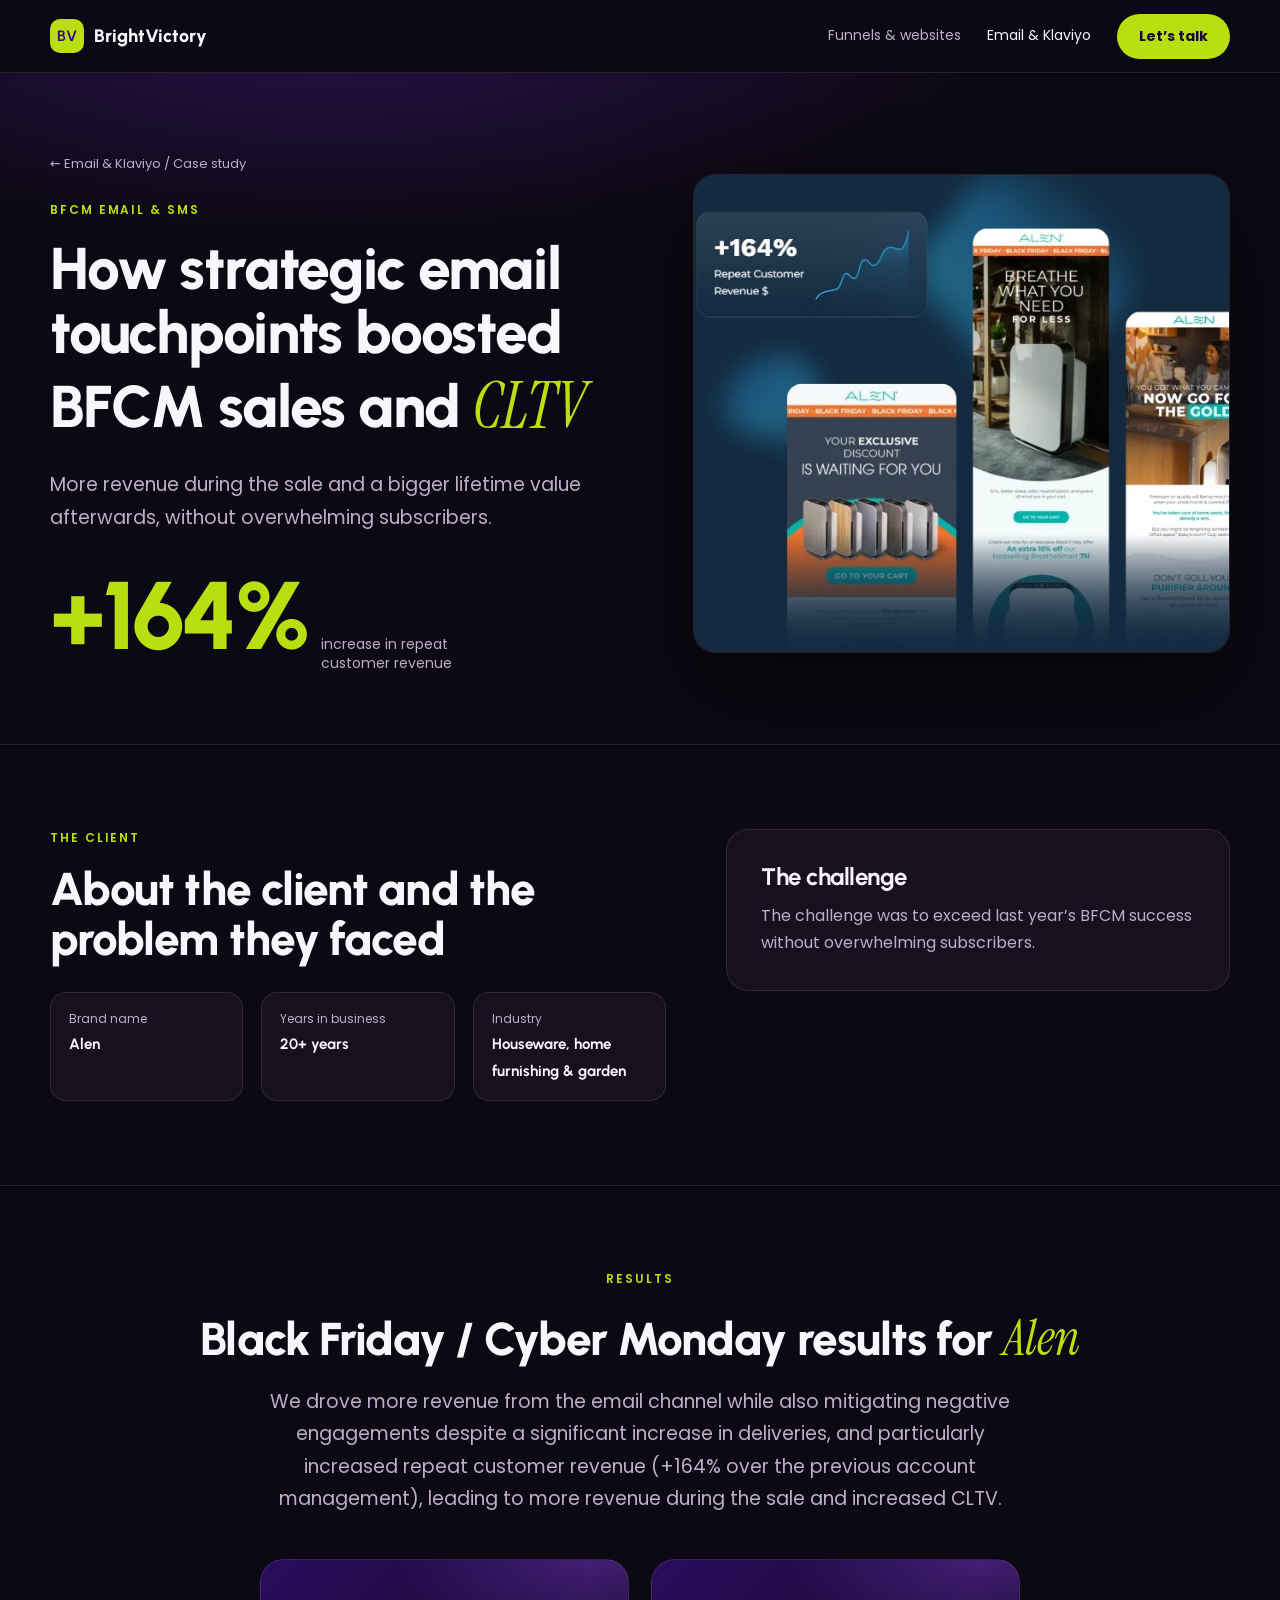
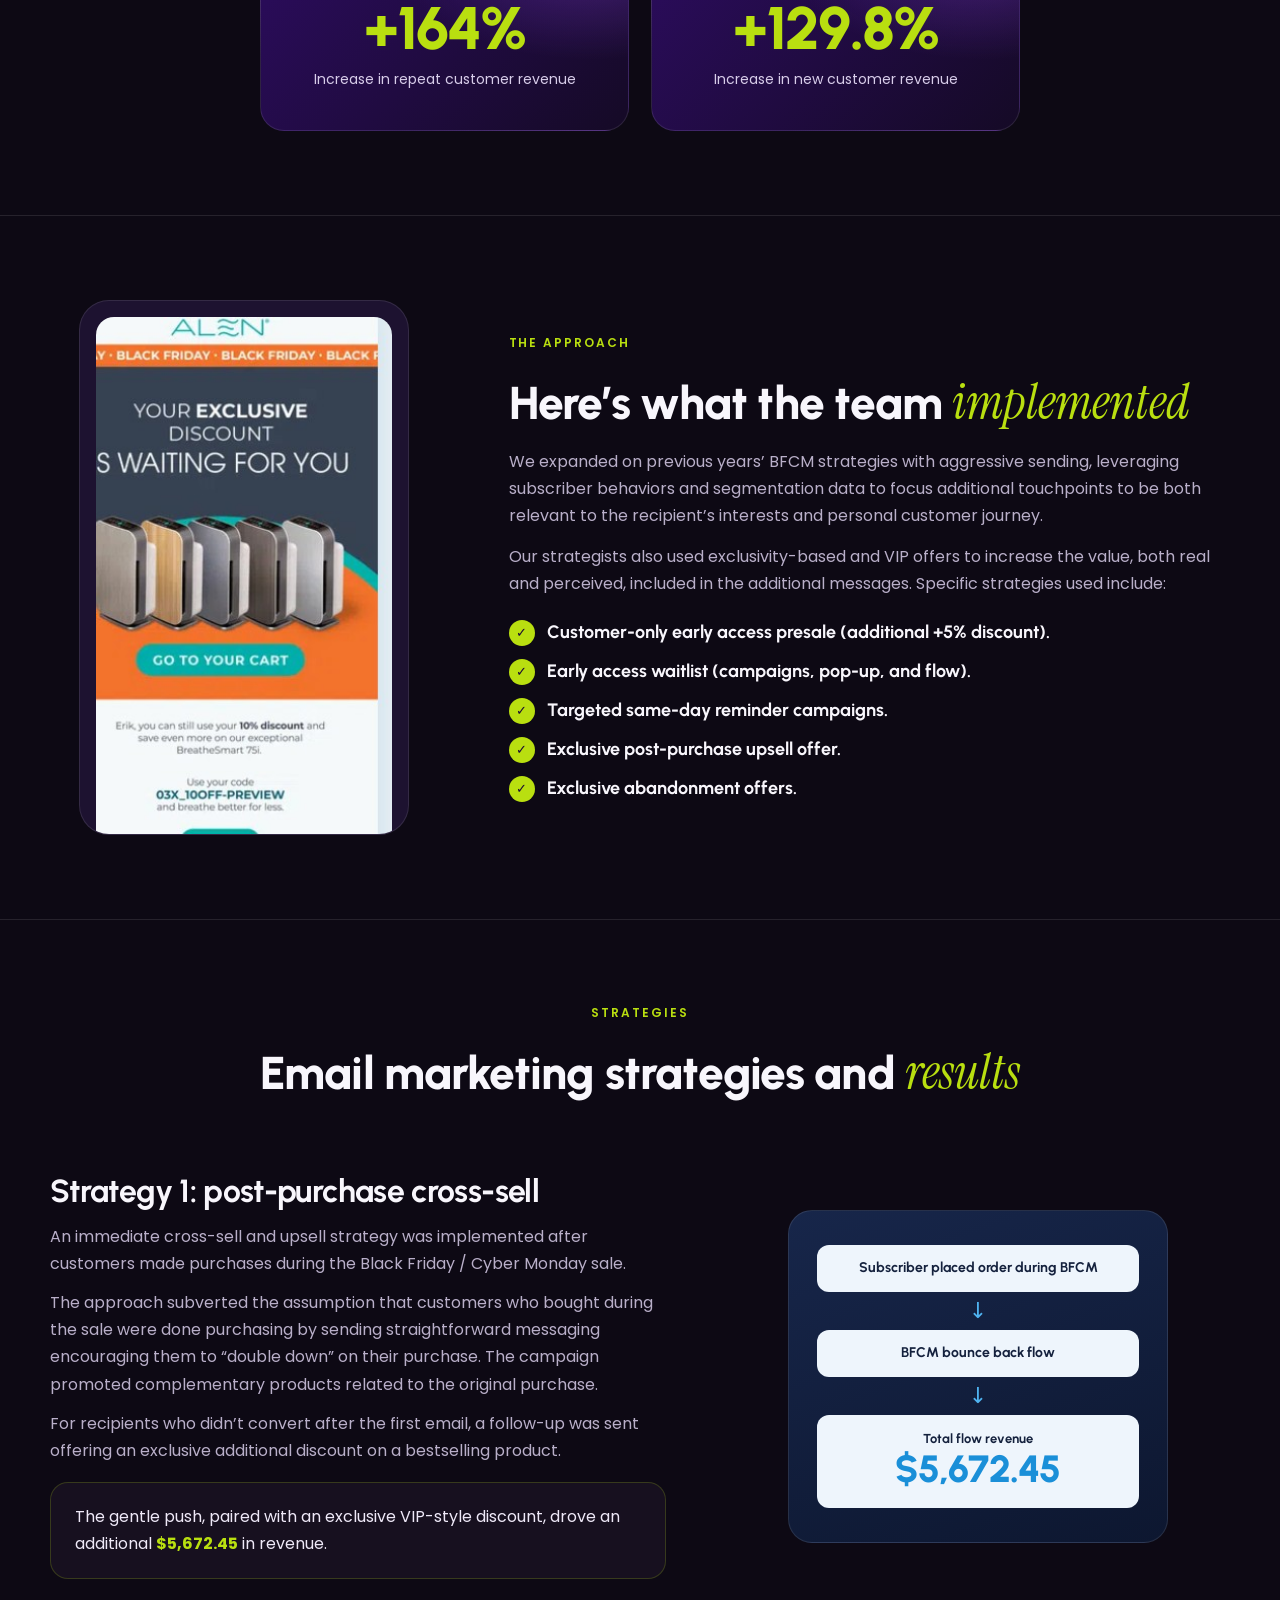
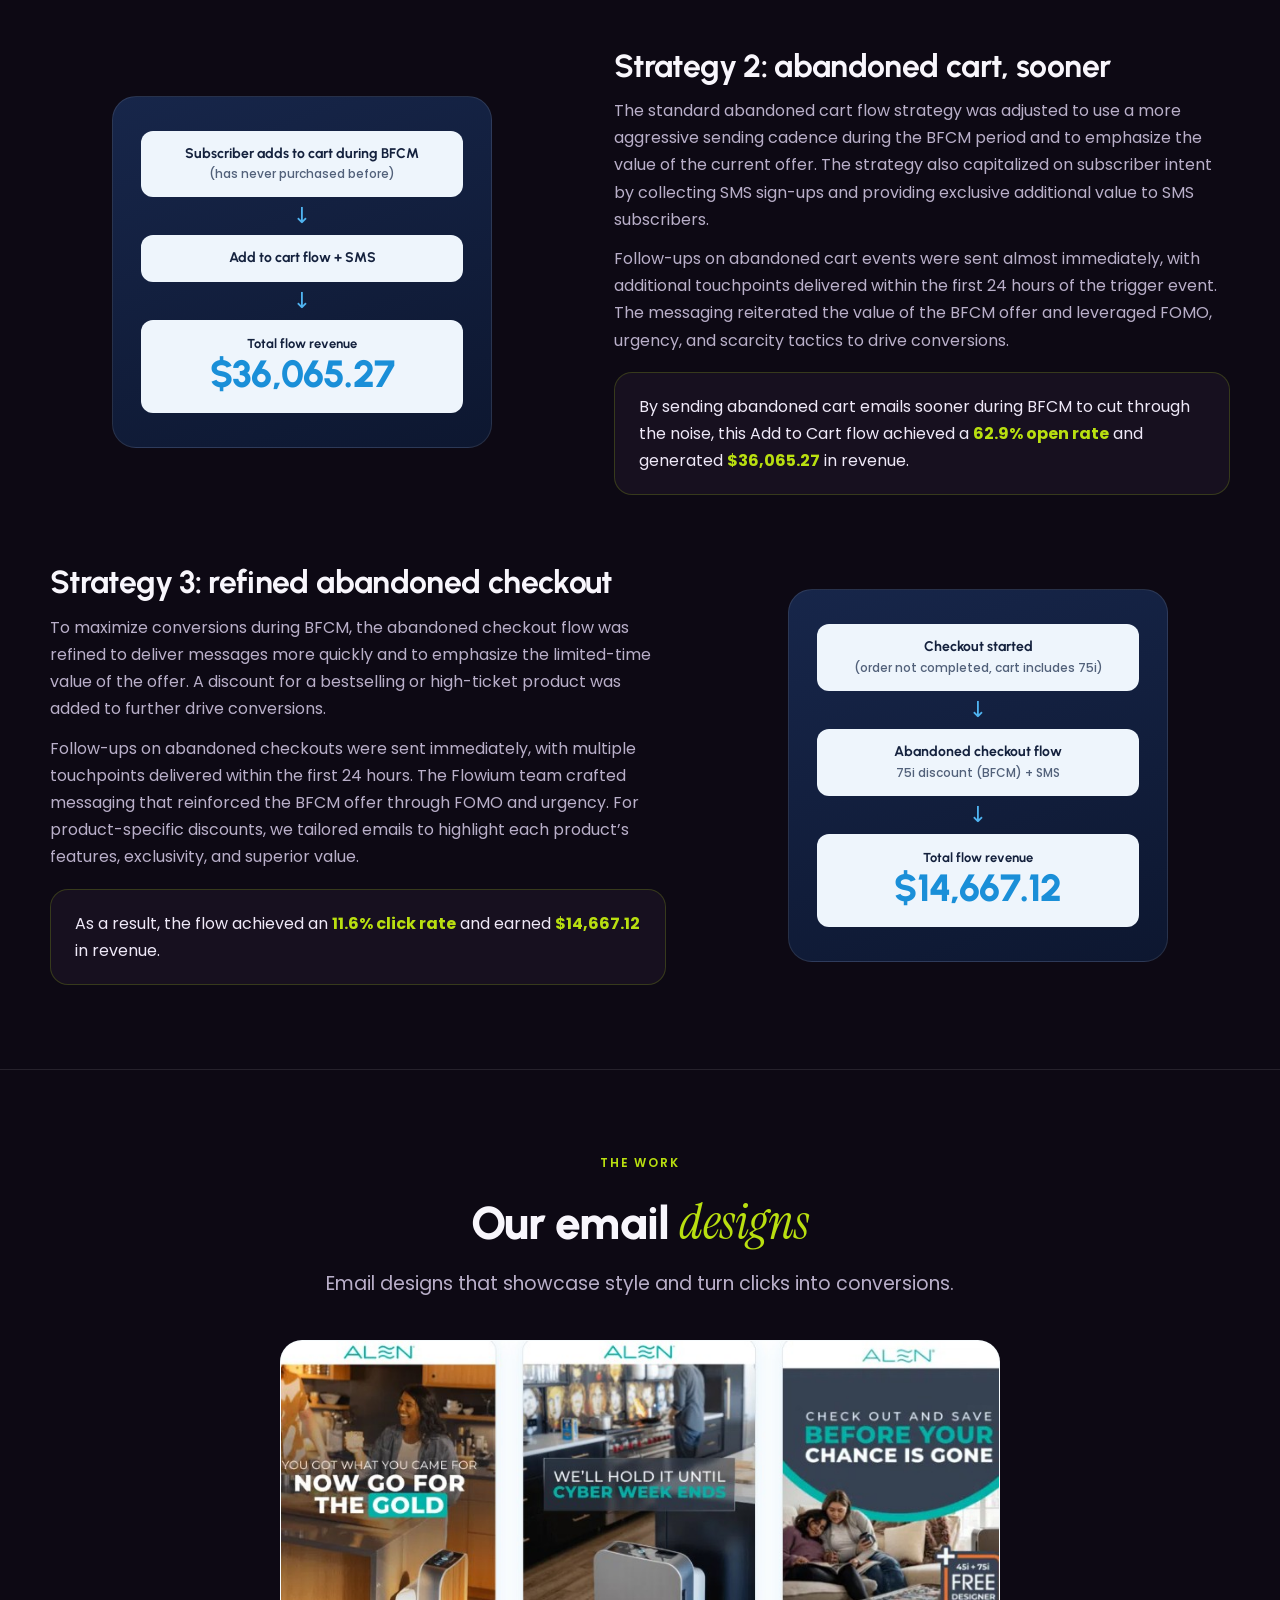
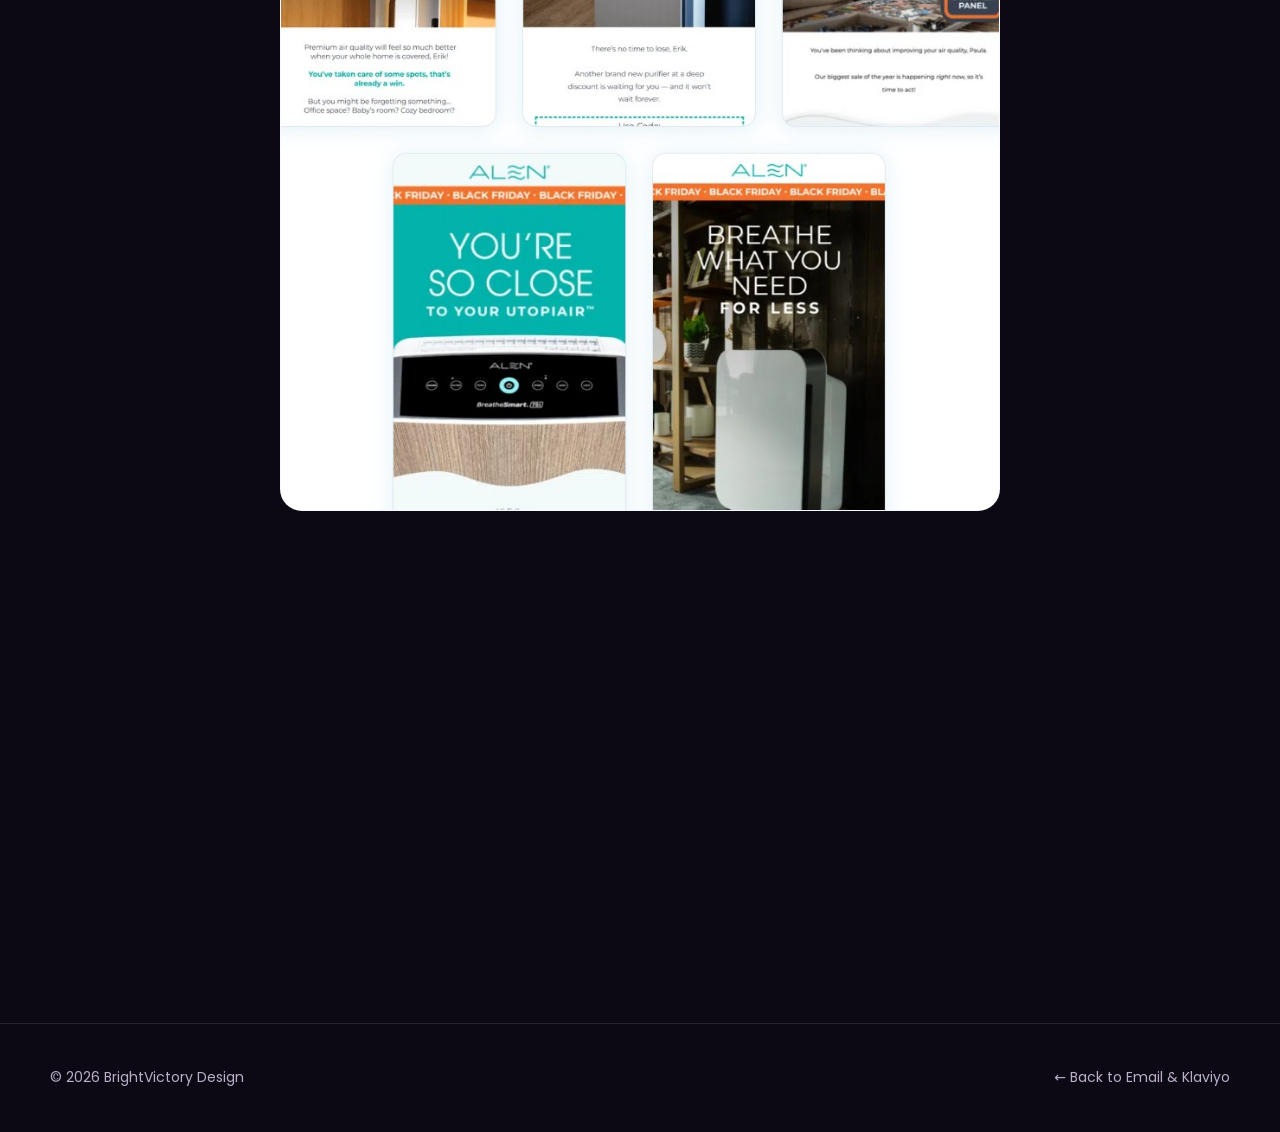
<file: alen-bfcm.html>
<!DOCTYPE html><html lang="en"><head><meta charset="utf-8"><meta name="viewport" content="width=device-width,initial-scale=1,viewport-fit=cover">
<title>Alen: Strategic BFCM Email Touchpoints, +164% Repeat Customer Revenue | BrightVictory Design</title>
<meta name="description" content="How strategic Black Friday and Cyber Monday email touchpoints boosted sales and customer lifetime value for Alen, with +164% repeat customer revenue.">
<meta name="theme-color" content="#390A75">
<meta property="og:title" content="How Strategic Email Touchpoints Boosted BFCM Sales and CLTV"><meta property="og:description" content="+164% repeat customer revenue and +129.8% new customer revenue for Alen during Black Friday and Cyber Monday."><meta property="og:image" content="https://YOUR-DOMAIN.com/og-card.jpg"><meta name="twitter:card" content="summary_large_image">
<link rel="preconnect" href="https://fonts.googleapis.com"><link rel="preconnect" href="https://fonts.gstatic.com" crossorigin>
<link rel="stylesheet" href="https://fonts.googleapis.com/css2?family=Instrument+Serif:ital@1&family=Poppins:wght@400;500;600;700&family=Urbanist:wght@700;800&display=swap">
<link rel="stylesheet" href="site.css">
<style>
.hero{position:relative;padding:80px 0 70px;overflow:hidden}.hero .wrap{position:relative;z-index:1;display:grid;grid-template-columns:1.05fr .95fr;gap:50px;align-items:center}
.crumb{font-size:13px;color:var(--muted);margin-bottom:26px;display:block}.crumb a:hover{color:var(--white)}
.hero h1{font-size:clamp(34px,4.6vw,60px);margin-bottom:22px}
.big{margin-top:34px;display:flex;align-items:baseline;gap:14px;flex-wrap:wrap}.big b{font:800 clamp(52px,8vw,96px) var(--heading);color:var(--lime);line-height:1;letter-spacing:-.04em}.big span{color:var(--muted);font-size:14px;max-width:18ch;line-height:1.4}
.hero-img{border-radius:22px;overflow:hidden;border:1px solid var(--line);box-shadow:0 40px 90px #00000080;transform:rotate(1.5deg)}
section.blk{padding:84px 0;border-top:1px solid var(--line)}
.about{display:grid;grid-template-columns:1.1fr .9fr;gap:60px;align-items:start}
.meta{display:grid;grid-template-columns:repeat(3,1fr);gap:18px;margin:28px 0 0}.meta div{background:var(--card);border:1px solid var(--line);border-radius:16px;padding:16px 18px}.meta small{display:block;color:var(--muted);font-size:12px}.meta b{font:700 15px var(--heading)}
.challenge{background:var(--card);border:1px solid var(--line);border-radius:22px;padding:34px}.challenge h3{font-size:24px;margin-bottom:12px}.challenge p{color:var(--muted)}
.res{text-align:center}.res .lead{margin:16px auto 0}
.stats2{display:grid;grid-template-columns:repeat(2,1fr);gap:22px;margin:44px auto 0;max-width:760px}
.stat{background:radial-gradient(80% 90% at 90% 0%,#8c45e655,transparent 65%),linear-gradient(135deg,#2b0c5c,#150a26);border:1px solid var(--line);border-radius:24px;padding:38px 24px}.stat b{display:block;font:800 clamp(38px,5vw,60px) var(--heading);color:var(--lime);line-height:1;letter-spacing:-.03em}.stat span{display:block;margin-top:10px;color:#d8cdea;font-size:14px}
.how .wrap{display:grid;grid-template-columns:.7fr 1.3fr;gap:70px;align-items:center}
.phone{border-radius:30px;background:#1d1230;border:1px solid var(--line);padding:16px 16px 0;overflow:hidden;max-width:330px;justify-self:center;width:100%}.phone .screen{border-radius:18px 18px 0 0;overflow:hidden;background:#fff}.phone img{width:100%;display:block}
.how p{color:var(--muted);margin-top:14px}.ticks{list-style:none;display:grid;gap:14px;margin-top:22px}.ticks li{padding-left:38px;position:relative;font:700 18px/1.4 var(--heading)}.ticks li:before{content:"✓";position:absolute;left:0;top:0;width:26px;height:26px;border-radius:50%;background:var(--lime);color:#1a0a33;font:800 13px/26px var(--body);text-align:center}
.strat{display:grid;grid-template-columns:1.1fr .9fr;gap:60px;align-items:center;margin-top:70px}.strat.flip{grid-template-columns:.9fr 1.1fr}.strat.flip .flow{order:-1}
.strat h3{font-size:clamp(24px,2.6vw,32px);margin-bottom:14px}.strat p{color:var(--muted);margin-bottom:12px}
.hl{background:var(--card);border:1px solid #b9df1033;border-radius:18px;padding:20px 24px;margin-top:18px;color:#efe9f8}.hl b{color:var(--lime)}
.flow{background:linear-gradient(160deg,#17264a,#0d1730);border:1px solid var(--line);border-radius:24px;padding:34px 28px;display:flex;flex-direction:column;align-items:center;gap:0;max-width:380px;justify-self:center;width:100%}
.fb{background:#eef5fc;color:#14213d;font:700 14px/1.35 var(--heading);text-align:center;border-radius:12px;padding:14px 18px;width:100%}.fb small{display:block;font:500 12px var(--body);color:#52617a;margin-top:2px}
.fa{color:#4fb3f0;font-size:22px;line-height:1;padding:8px 0}
.fb.tot{padding:16px}.fb.tot span{display:block;font:700 13px var(--heading)}.fb.tot b{display:block;font:800 clamp(28px,4vw,38px) var(--heading);color:#1a8fd8;letter-spacing:-.02em}
.gal{margin-top:40px;border-radius:22px;overflow:hidden;border:1px solid var(--line);background:#f4f9fc;max-width:720px;margin-inline:auto}.gal img{width:100%;transition:transform .8s cubic-bezier(.16,.84,.24,1)}.gal:hover img{transform:scale(1.03)}
.cta{border-radius:28px;padding:clamp(32px,6vw,64px);background:radial-gradient(70% 120% at 100% 0%,#8c45e655,transparent 60%),linear-gradient(135deg,#2b0c5c,#150a26);border:1px solid var(--line);display:flex;justify-content:space-between;align-items:center;gap:30px;flex-wrap:wrap}.cta h2{max-width:18ch}.cta .r{display:flex;gap:12px;flex-wrap:wrap}
@media(max-width:900px){.hero .wrap,.about,.how .wrap,.stats2,.strat,.strat.flip{grid-template-columns:1fr}.strat.flip .flow{order:0}.meta{grid-template-columns:1fr}.hero-img{transform:none}}
</style></head><body>
<header class="site-header"><div class="wrap"><a class="brand" href="index.html"><b>BV</b>BrightVictory</a><nav><a href="index.html#work">Funnels &amp; websites</a><a class="on" href="email-marketing.html">Email &amp; Klaviyo</a><a class="btn" href="index.html#contact">Let’s talk</a></nav></div></header>
<main>
<section class="hero"><div class="glow"></div><div class="wrap"><div>
<span class="crumb"><a href="email-marketing.html">← Email &amp; Klaviyo</a> / Case study</span>
<span class="eyebrow">BFCM email &amp; SMS</span>
<h1>How strategic email touchpoints boosted BFCM sales and <em>CLTV</em></h1>
<p class="lead">More revenue during the sale and a bigger lifetime value afterwards, without overwhelming subscribers.</p>
<div class="big"><b>+164%</b><span>increase in repeat customer revenue</span></div></div>
<div class="hero-img rv"><img src="abfcm-hero.jpg" alt="Alen BFCM email designs"></div></div></section>

<section class="blk"><div class="wrap about">
<div class="rv"><span class="eyebrow">The client</span><h2>About the client and the problem they faced</h2>
<div class="meta"><div><small>Brand name</small><b>Alen</b></div><div><small>Years in business</small><b>20+ years</b></div><div><small>Industry</small><b>Houseware, home furnishing &amp; garden</b></div></div></div>
<div class="challenge rv"><h3>The challenge</h3><p>The challenge was to exceed last year’s BFCM success without overwhelming subscribers.</p></div>
</div></section>

<section class="blk res"><div class="wrap"><div class="rv"><span class="eyebrow">Results</span><h2>Black Friday / Cyber Monday results for <em>Alen</em></h2>
<p class="lead">We drove more revenue from the email channel while also mitigating negative engagements despite a significant increase in deliveries, and particularly increased repeat customer revenue (+164% over the previous account management), leading to more revenue during the sale and increased CLTV.</p></div>
<div class="stats2"><div class="stat rv"><b>+164%</b><span>Increase in repeat customer revenue</span></div><div class="stat rv"><b>+129.8%</b><span>Increase in new customer revenue</span></div></div></div></section>

<section class="blk how"><div class="wrap">
<div class="phone rv"><div class="screen"><img src="abfcm-email.jpg" alt="Alen BFCM email" loading="lazy"></div></div>
<div class="rv"><span class="eyebrow">The approach</span><h2>Here’s what the team <em>implemented</em></h2>
<p>We expanded on previous years’ BFCM strategies with aggressive sending, leveraging subscriber behaviors and segmentation data to focus additional touchpoints to be both relevant to the recipient’s interests and personal customer journey.</p>
<p>Our strategists also used exclusivity-based and VIP offers to increase the value, both real and perceived, included in the additional messages. Specific strategies used include:</p>
<ul class="ticks"><li>Customer-only early access presale (additional +5% discount).</li><li>Early access waitlist (campaigns, pop-up, and flow).</li><li>Targeted same-day reminder campaigns.</li><li>Exclusive post-purchase upsell offer.</li><li>Exclusive abandonment offers.</li></ul></div>
</div></section>

<section class="blk"><div class="wrap"><div class="rv" style="text-align:center"><span class="eyebrow">Strategies</span><h2>Email marketing strategies and <em>results</em></h2></div>
<div class="strat rv"><div><h3>Strategy 1: post-purchase cross-sell</h3><p>An immediate cross-sell and upsell strategy was implemented after customers made purchases during the Black Friday / Cyber Monday sale.</p><p>The approach subverted the assumption that customers who bought during the sale were done purchasing by sending straightforward messaging encouraging them to “double down” on their purchase. The campaign promoted complementary products related to the original purchase.</p><p>For recipients who didn’t convert after the first email, a follow-up was sent offering an exclusive additional discount on a bestselling product.</p><div class="hl">The gentle push, paired with an exclusive VIP-style discount, drove an additional <b>$5,672.45</b> in revenue.</div></div>
<div class="flow"><div class="fb">Subscriber placed order during BFCM</div><div class="fa">↓</div><div class="fb">BFCM bounce back flow</div><div class="fa">↓</div><div class="fb tot"><span>Total flow revenue</span><b>$5,672.45</b></div></div></div>

<div class="strat flip rv"><div class="flow"><div class="fb">Subscriber adds to cart during BFCM<small>(has never purchased before)</small></div><div class="fa">↓</div><div class="fb">Add to cart flow + SMS</div><div class="fa">↓</div><div class="fb tot"><span>Total flow revenue</span><b>$36,065.27</b></div></div>
<div><h3>Strategy 2: abandoned cart, sooner</h3><p>The standard abandoned cart flow strategy was adjusted to use a more aggressive sending cadence during the BFCM period and to emphasize the value of the current offer. The strategy also capitalized on subscriber intent by collecting SMS sign-ups and providing exclusive additional value to SMS subscribers.</p><p>Follow-ups on abandoned cart events were sent almost immediately, with additional touchpoints delivered within the first 24 hours of the trigger event. The messaging reiterated the value of the BFCM offer and leveraged FOMO, urgency, and scarcity tactics to drive conversions.</p><div class="hl">By sending abandoned cart emails sooner during BFCM to cut through the noise, this Add to Cart flow achieved a <b>62.9% open rate</b> and generated <b>$36,065.27</b> in revenue.</div></div></div>

<div class="strat rv"><div><h3>Strategy 3: refined abandoned checkout</h3><p>To maximize conversions during BFCM, the abandoned checkout flow was refined to deliver messages more quickly and to emphasize the limited-time value of the offer. A discount for a bestselling or high-ticket product was added to further drive conversions.</p><p>Follow-ups on abandoned checkouts were sent immediately, with multiple touchpoints delivered within the first 24 hours. The Flowium team crafted messaging that reinforced the BFCM offer through FOMO and urgency. For product-specific discounts, we tailored emails to highlight each product’s features, exclusivity, and superior value.</p><div class="hl">As a result, the flow achieved an <b>11.6% click rate</b> and earned <b>$14,667.12</b> in revenue.</div></div>
<div class="flow"><div class="fb">Checkout started<small>(order not completed, cart includes 75i)</small></div><div class="fa">↓</div><div class="fb">Abandoned checkout flow<small>75i discount (BFCM) + SMS</small></div><div class="fa">↓</div><div class="fb tot"><span>Total flow revenue</span><b>$14,667.12</b></div></div></div></div></section>

<section class="blk"><div class="wrap"><div class="rv" style="text-align:center"><span class="eyebrow">The work</span><h2>Our email <em>designs</em></h2><p class="lead" style="margin:14px auto 0">Email designs that showcase style and turn clicks into conversions.</p></div>
<div class="gal rv"><img src="abfcm-gallery.jpg" alt="Alen BFCM email designs" loading="lazy"></div></div></section>

<section class="wrap" style="margin-top:84px"><div class="cta rv"><h2>Ready for results like <em>these?</em></h2><div class="r"><a class="btn" href="index.html#contact">Start a project →</a><a class="btn ghost" href="email-marketing.html">More case studies</a></div></div></section>
</main>
<footer><div class="wrap"><span>© 2026 BrightVictory Design</span><a href="email-marketing.html">← Back to Email &amp; Klaviyo</a></div></footer>
<script>
(function(){var io='IntersectionObserver' in window?new IntersectionObserver(function(es){es.forEach(function(e){if(e.isIntersecting){e.target.classList.add('in');io.unobserve(e.target);}});},{threshold:.12}):null;
document.querySelectorAll('.rv').forEach(function(el){io?io.observe(el):el.classList.add('in');});})();
</script></body></html>
</file>
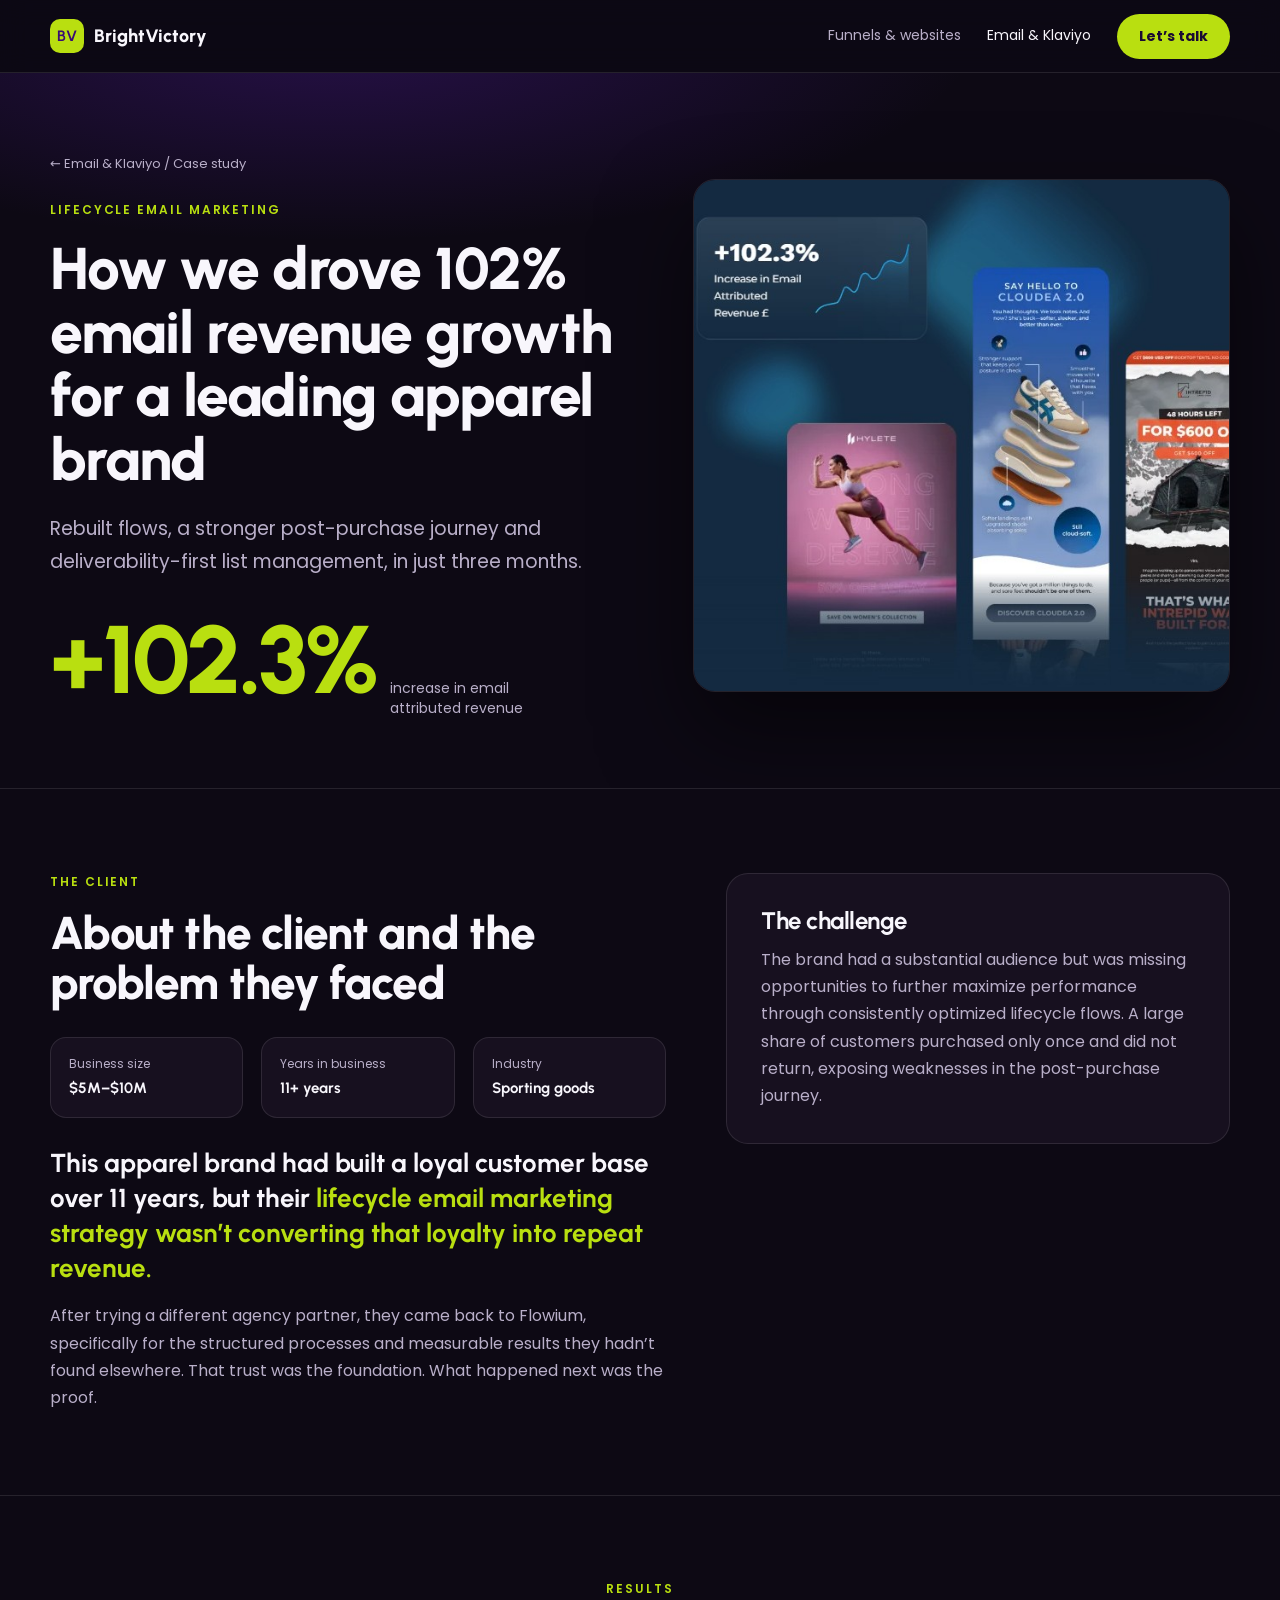
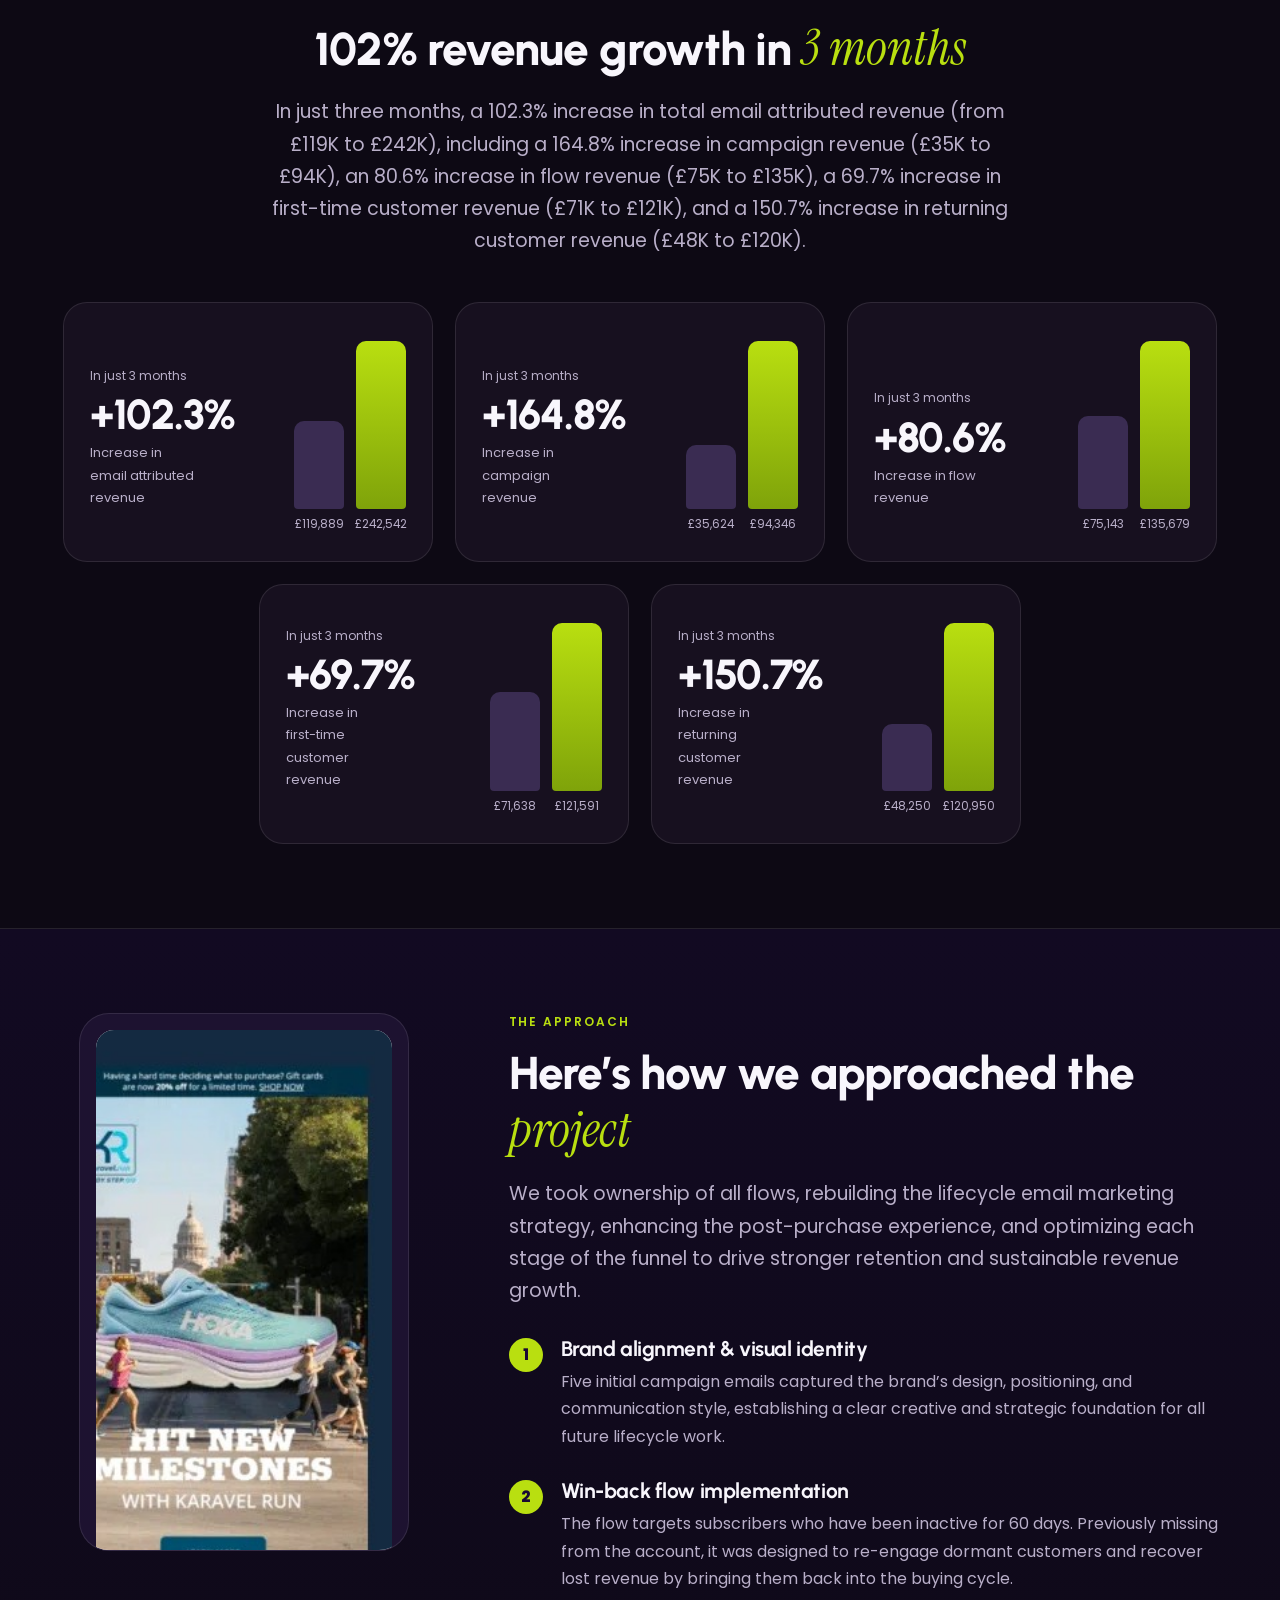
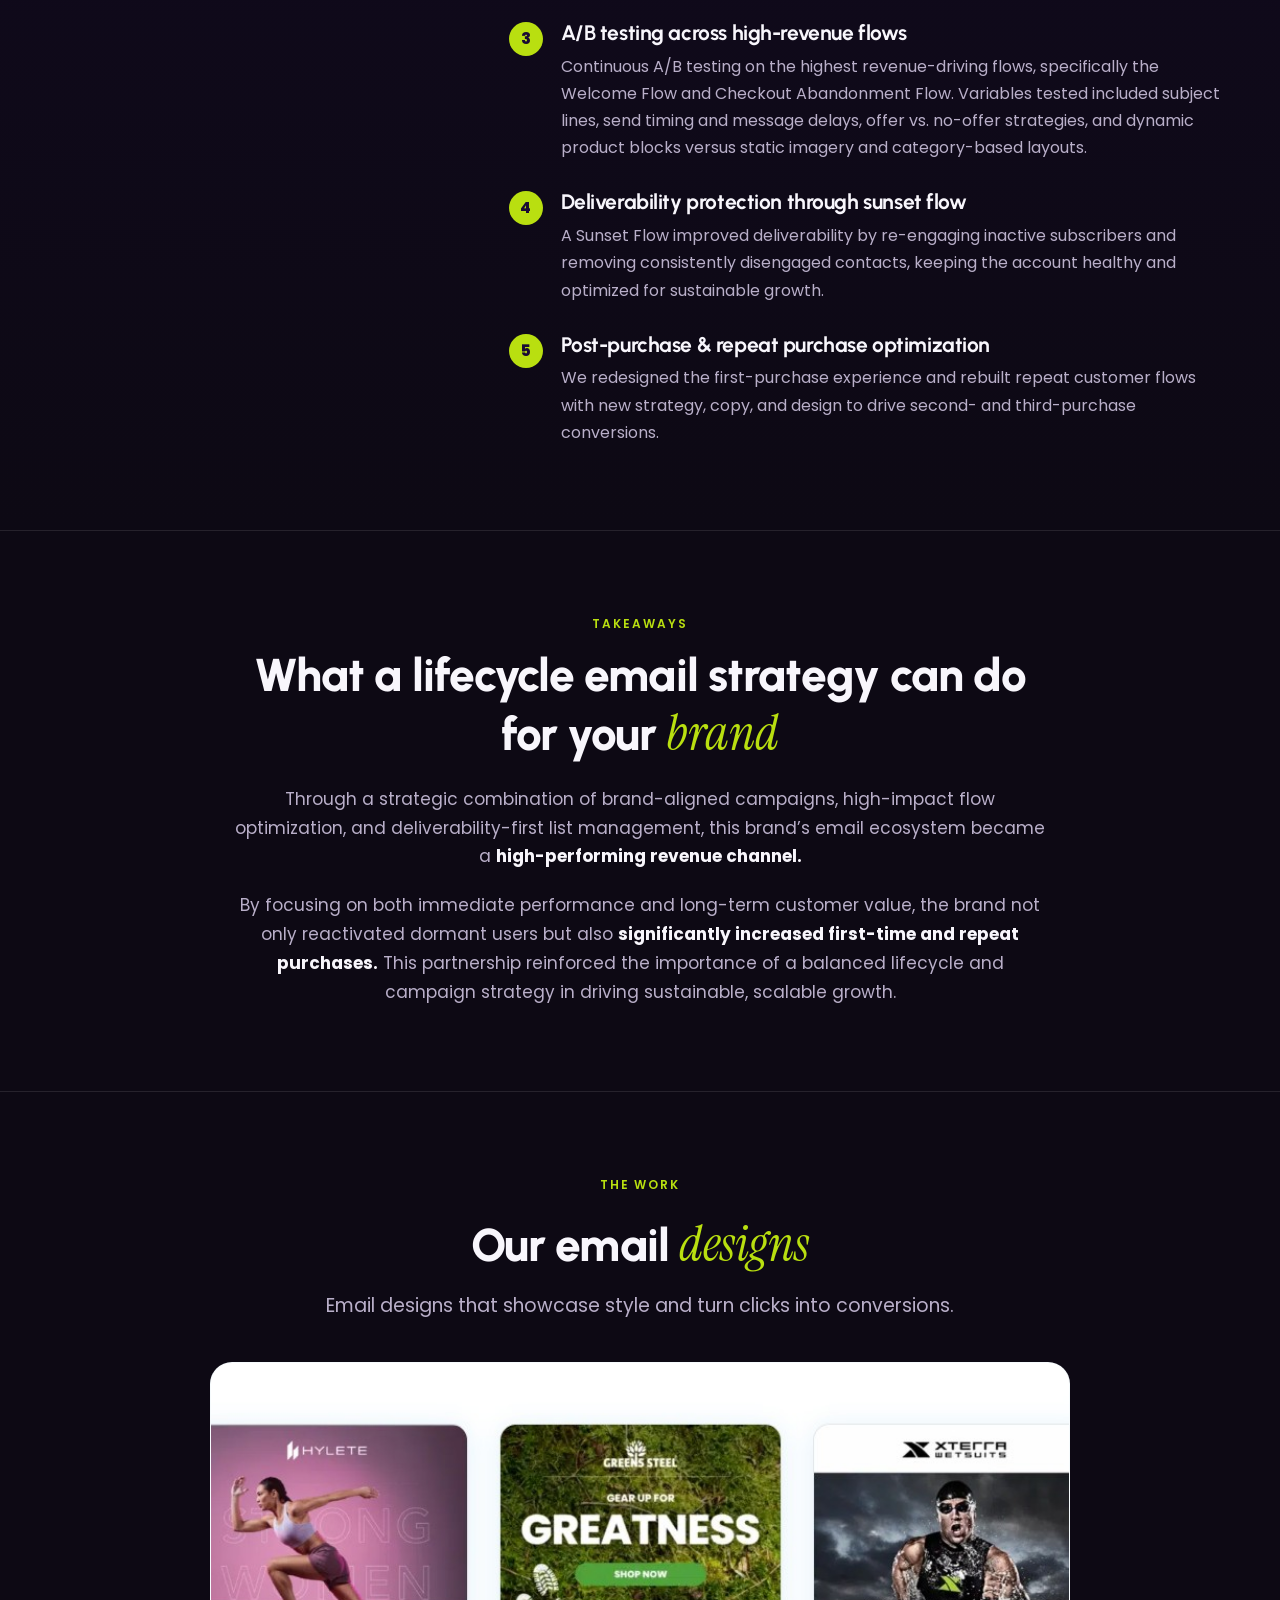
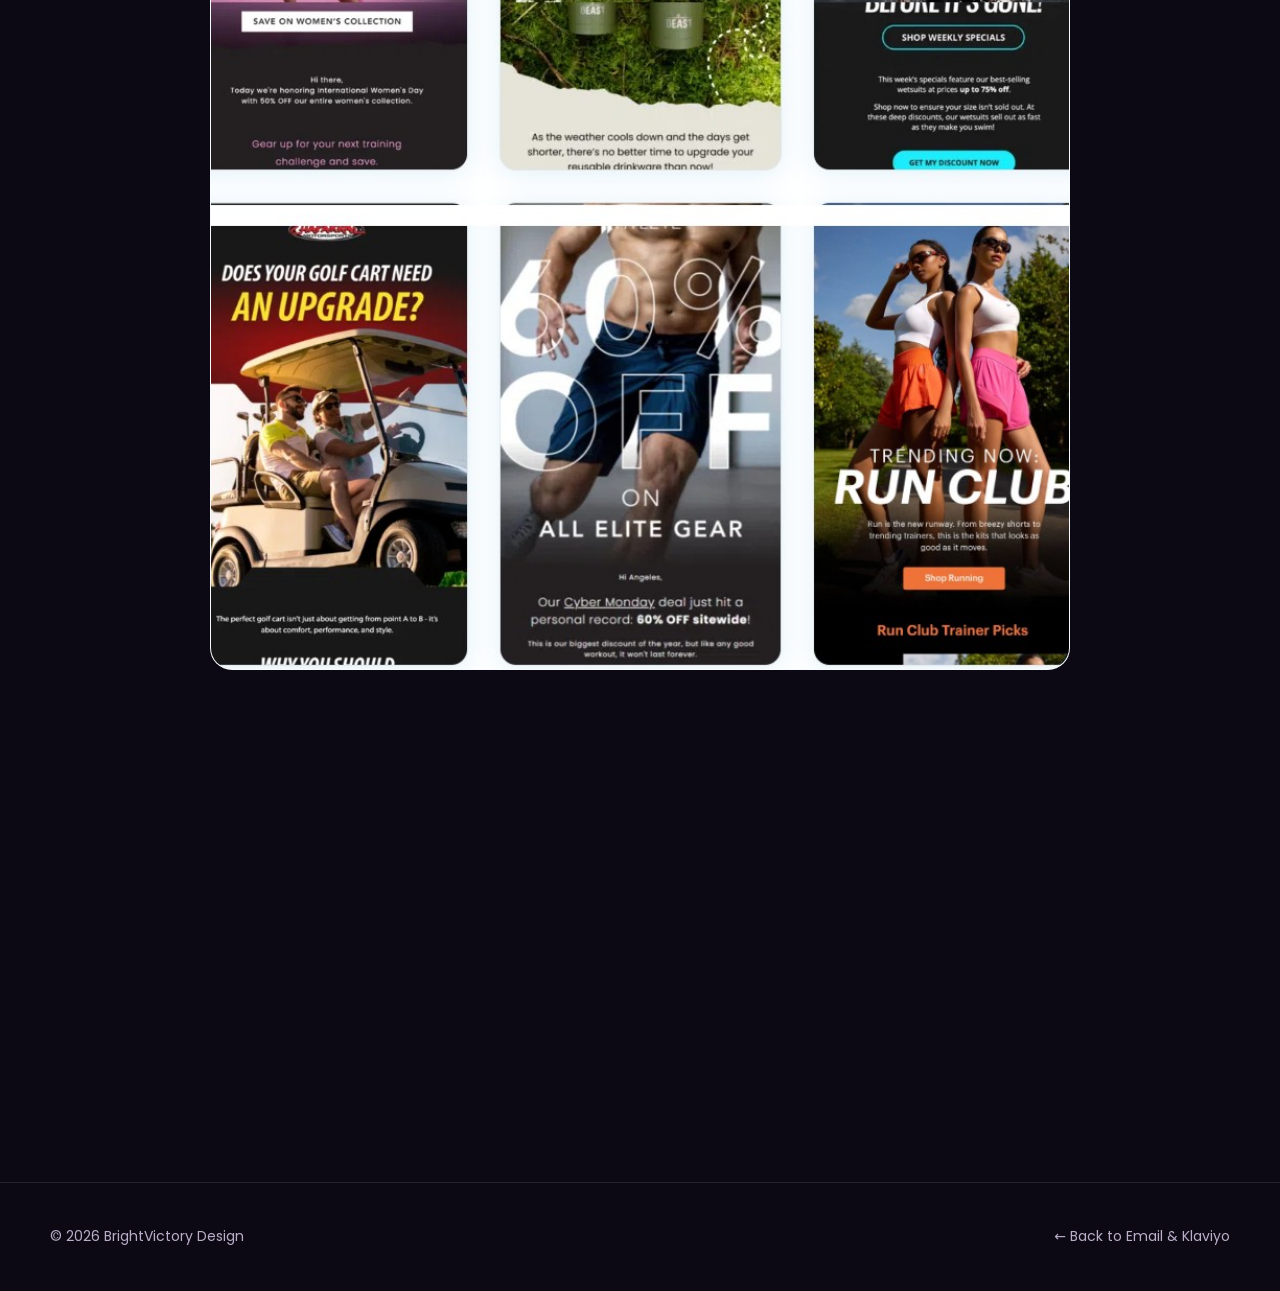
<file: apparel-revenue-growth.html>
<!DOCTYPE html><html lang="en"><head><meta charset="utf-8"><meta name="viewport" content="width=device-width,initial-scale=1,viewport-fit=cover">
<title>Apparel Brand: +102% Email Revenue Growth in 3 Months | BrightVictory Design</title>
<meta name="description" content="How rebuilding the lifecycle email strategy drove a 102% increase in email attributed revenue in three months for a leading apparel brand.">
<meta name="theme-color" content="#390A75">
<meta property="og:title" content="How We Drove 102% Email Revenue Growth for a Leading Apparel Brand"><meta property="og:description" content="Email attributed revenue up 102.3% in three months, from £119.9K to £242.5K."><meta property="og:image" content="https://YOUR-DOMAIN.com/og-card.jpg"><meta name="twitter:card" content="summary_large_image">
<link rel="preconnect" href="https://fonts.googleapis.com"><link rel="preconnect" href="https://fonts.gstatic.com" crossorigin>
<link rel="stylesheet" href="https://fonts.googleapis.com/css2?family=Instrument+Serif:ital@1&family=Poppins:wght@400;500;600;700&family=Urbanist:wght@700;800&display=swap">
<link rel="stylesheet" href="site.css">
<style>
.hero{position:relative;padding:80px 0 70px;overflow:hidden}.hero .wrap{position:relative;z-index:1;display:grid;grid-template-columns:1.05fr .95fr;gap:50px;align-items:center}
.crumb{font-size:13px;color:var(--muted);margin-bottom:26px;display:block}.crumb a:hover{color:var(--white)}
.hero h1{font-size:clamp(34px,4.6vw,60px);margin-bottom:22px}
.big{margin-top:34px;display:flex;align-items:baseline;gap:14px;flex-wrap:wrap}.big b{font:800 clamp(52px,8vw,96px) var(--heading);color:var(--lime);line-height:1;letter-spacing:-.04em}.big span{color:var(--muted);font-size:14px;max-width:18ch;line-height:1.4}
.hero-img{border-radius:22px;overflow:hidden;border:1px solid var(--line);box-shadow:0 40px 90px #00000080;transform:rotate(1.5deg)}
section.blk{padding:84px 0;border-top:1px solid var(--line)}
.about{display:grid;grid-template-columns:1.1fr .9fr;gap:60px}
.meta{display:grid;grid-template-columns:repeat(3,1fr);gap:18px;margin:28px 0}.meta div{background:var(--card);border:1px solid var(--line);border-radius:16px;padding:16px 18px}.meta small{display:block;color:var(--muted);font-size:12px}.meta b{font:700 15px var(--heading)}
.about p{color:var(--muted)}.about .strong{color:var(--white);font:700 clamp(20px,2.2vw,26px)/1.35 var(--heading);margin-bottom:16px}.about .strong em{font-style:normal;color:var(--lime)}
.challenge{align-self:start;background:var(--card);border:1px solid var(--line);border-radius:22px;padding:34px}.challenge h3{font-size:24px;margin-bottom:12px}
.res{text-align:center}.res .lead{margin:16px auto 0}
.charts{display:flex;flex-wrap:wrap;justify-content:center;gap:22px;margin-top:44px;text-align:left}
.chart{flex:1 1 300px;max-width:370px;background:var(--card);border:1px solid var(--line);border-radius:24px;padding:26px 26px 52px;display:flex;justify-content:space-between;align-items:flex-end;min-height:260px;gap:10px}
.chart .n small{display:block;color:var(--muted);font-size:12px;margin-bottom:8px}.chart .n b{display:block;font:800 clamp(30px,3.6vw,42px) var(--heading);letter-spacing:-.03em;line-height:1}.chart .n span{color:var(--muted);font-size:13px;display:block;margin-top:6px;max-width:13ch}
.bars{display:flex;gap:12px;align-items:flex-end;height:180px}.bar{width:50px;border-radius:10px 10px 4px 4px;height:0;transition:height 1.3s cubic-bezier(.16,.84,.24,1);position:relative}.bar small{position:absolute;bottom:-26px;left:50%;transform:translateX(-50%);font-size:11.5px;color:var(--muted);white-space:nowrap}
.bar.a{background:#3a2c52}.bar.b{background:linear-gradient(180deg,var(--lime),#7fa30a)}.chart.in .bar.a{height:var(--h1)}.chart.in .bar.b{height:var(--h2)}
.how{background:linear-gradient(180deg,#120a22,#0d0914)}.how .wrap{display:grid;grid-template-columns:.7fr 1.3fr;gap:70px;align-items:start}
.phone{position:sticky;top:110px;border-radius:30px;background:#1d1230;border:1px solid var(--line);padding:16px 16px 0;overflow:hidden;max-width:330px;justify-self:center;width:100%}
.phone .screen{height:min(520px,72vh);border-radius:18px 18px 0 0;overflow:hidden;background:#fff}.phone img{width:100%;display:block;will-change:transform}
.pts{margin-top:10px}.pt{display:flex;gap:18px;margin-top:30px}.pt i{flex:none;width:34px;height:34px;border-radius:50%;background:var(--lime);color:#1a0a33;font:800 15px/34px var(--body);text-align:center;font-style:normal}.pt h3{font-size:21px;margin-bottom:8px}.pt p{color:var(--muted)}
.take{text-align:center}.take .wrap{max-width:820px}.take p{color:var(--muted);margin-top:20px;font-size:17px}.take b{color:var(--white)}
.gal{margin-top:40px;border-radius:22px;overflow:hidden;border:1px solid var(--line);background:#f4f9fc;max-width:860px;margin-inline:auto}.gal img{width:100%;transition:transform .8s cubic-bezier(.16,.84,.24,1)}.gal:hover img{transform:scale(1.03)}
.cta{border-radius:28px;padding:clamp(32px,6vw,64px);background:radial-gradient(70% 120% at 100% 0%,#8c45e655,transparent 60%),linear-gradient(135deg,#2b0c5c,#150a26);border:1px solid var(--line);display:flex;justify-content:space-between;align-items:center;gap:30px;flex-wrap:wrap}.cta h2{max-width:18ch}.cta .r{display:flex;gap:12px;flex-wrap:wrap}
@media(max-width:900px){.hero .wrap,.about,.how .wrap{grid-template-columns:1fr}.meta{grid-template-columns:1fr}.phone{position:relative;top:0}.hero-img{transform:none}}
@media(prefers-reduced-motion:reduce){.bar{transition:none}}
</style></head><body>
<header class="site-header"><div class="wrap"><a class="brand" href="index.html"><b>BV</b>BrightVictory</a><nav><a href="index.html#work">Funnels &amp; websites</a><a class="on" href="email-marketing.html">Email &amp; Klaviyo</a><a class="btn" href="index.html#contact">Let’s talk</a></nav></div></header>
<main>
<section class="hero"><div class="glow"></div><div class="wrap"><div>
<span class="crumb"><a href="email-marketing.html">← Email &amp; Klaviyo</a> / Case study</span>
<span class="eyebrow">Lifecycle email marketing</span>
<h1>How we drove 102% email revenue growth for a leading apparel brand</h1>
<p class="lead">Rebuilt flows, a stronger post-purchase journey and deliverability-first list management, in just three months.</p>
<div class="big"><b>+102.3%</b><span>increase in email attributed revenue</span></div></div>
<div class="hero-img rv"><img src="app-hero.jpg" alt="Apparel brand email designs"></div></div></section>

<section class="blk"><div class="wrap about">
<div class="rv"><span class="eyebrow">The client</span><h2>About the client and the problem they faced</h2>
<div class="meta"><div><small>Business size</small><b>$5M–$10M</b></div><div><small>Years in business</small><b>11+ years</b></div><div><small>Industry</small><b>Sporting goods</b></div></div>
<p class="strong">This apparel brand had built a loyal customer base over 11 years, but their <em>lifecycle email marketing strategy wasn’t converting that loyalty into repeat revenue.</em></p>
<p>After trying a different agency partner, they came back to Flowium, specifically for the structured processes and measurable results they hadn’t found elsewhere. That trust was the foundation. What happened next was the proof.</p></div>
<div class="challenge rv"><h3>The challenge</h3><p>The brand had a substantial audience but was missing opportunities to further maximize performance through consistently optimized lifecycle flows. A large share of customers purchased only once and did not return, exposing weaknesses in the post-purchase journey.</p></div>
</div></section>

<section class="blk res"><div class="wrap"><div class="rv"><span class="eyebrow">Results</span><h2>102% revenue growth in <em>3 months</em></h2>
<p class="lead">In just three months, a 102.3% increase in total email attributed revenue (from £119K to £242K), including a 164.8% increase in campaign revenue (£35K to £94K), an 80.6% increase in flow revenue (£75K to £135K), a 69.7% increase in first-time customer revenue (£71K to £121K), and a 150.7% increase in returning customer revenue (£48K to £120K).</p></div>
<div class="charts">
<div class="chart rv"><div class="n"><small>In just 3 months</small><b>+102.3%</b><span>Increase in email attributed revenue</span></div><div class="bars"><div class="bar a" style="--h1:88px"><small>£119,889</small></div><div class="bar b" style="--h2:168px"><small>£242,542</small></div></div></div>
<div class="chart rv"><div class="n"><small>In just 3 months</small><b>+164.8%</b><span>Increase in campaign revenue</span></div><div class="bars"><div class="bar a" style="--h1:64px"><small>£35,624</small></div><div class="bar b" style="--h2:168px"><small>£94,346</small></div></div></div>
<div class="chart rv"><div class="n"><small>In just 3 months</small><b>+80.6%</b><span>Increase in flow revenue</span></div><div class="bars"><div class="bar a" style="--h1:93px"><small>£75,143</small></div><div class="bar b" style="--h2:168px"><small>£135,679</small></div></div></div>
<div class="chart rv"><div class="n"><small>In just 3 months</small><b>+69.7%</b><span>Increase in first-time customer revenue</span></div><div class="bars"><div class="bar a" style="--h1:99px"><small>£71,638</small></div><div class="bar b" style="--h2:168px"><small>£121,591</small></div></div></div>
<div class="chart rv"><div class="n"><small>In just 3 months</small><b>+150.7%</b><span>Increase in returning customer revenue</span></div><div class="bars"><div class="bar a" style="--h1:67px"><small>£48,250</small></div><div class="bar b" style="--h2:168px"><small>£120,950</small></div></div></div>
</div></div></section>

<section class="blk how" id="how"><div class="wrap">
<div class="phone"><div class="screen"><img id="scr" src="app-email.jpg" alt="Running brand email design" loading="lazy"></div></div>
<div class="rv"><span class="eyebrow">The approach</span><h2>Here’s how we approached the <em>project</em></h2>
<p class="lead" style="margin-top:16px">We took ownership of all flows, rebuilding the lifecycle email marketing strategy, enhancing the post-purchase experience, and optimizing each stage of the funnel to drive stronger retention and sustainable revenue growth.</p>
<div class="pts">
<div class="pt"><i>1</i><div><h3>Brand alignment &amp; visual identity</h3><p>Five initial campaign emails captured the brand’s design, positioning, and communication style, establishing a clear creative and strategic foundation for all future lifecycle work.</p></div></div>
<div class="pt"><i>2</i><div><h3>Win-back flow implementation</h3><p>The flow targets subscribers who have been inactive for 60 days. Previously missing from the account, it was designed to re-engage dormant customers and recover lost revenue by bringing them back into the buying cycle.</p></div></div>
<div class="pt"><i>3</i><div><h3>A/B testing across high-revenue flows</h3><p>Continuous A/B testing on the highest revenue-driving flows, specifically the Welcome Flow and Checkout Abandonment Flow. Variables tested included subject lines, send timing and message delays, offer vs. no-offer strategies, and dynamic product blocks versus static imagery and category-based layouts.</p></div></div>
<div class="pt"><i>4</i><div><h3>Deliverability protection through sunset flow</h3><p>A Sunset Flow improved deliverability by re-engaging inactive subscribers and removing consistently disengaged contacts, keeping the account healthy and optimized for sustainable growth.</p></div></div>
<div class="pt"><i>5</i><div><h3>Post-purchase &amp; repeat purchase optimization</h3><p>We redesigned the first-purchase experience and rebuilt repeat customer flows with new strategy, copy, and design to drive second- and third-purchase conversions.</p></div></div>
</div></div></div></section>

<section class="blk take"><div class="wrap rv"><span class="eyebrow">Takeaways</span><h2>What a lifecycle email strategy can do for your <em>brand</em></h2>
<p>Through a strategic combination of brand-aligned campaigns, high-impact flow optimization, and deliverability-first list management, this brand’s email ecosystem became a <b>high-performing revenue channel.</b></p>
<p>By focusing on both immediate performance and long-term customer value, the brand not only reactivated dormant users but also <b>significantly increased first-time and repeat purchases.</b> This partnership reinforced the importance of a balanced lifecycle and campaign strategy in driving sustainable, scalable growth.</p></div></section>

<section class="blk"><div class="wrap"><div class="rv" style="text-align:center"><span class="eyebrow">The work</span><h2>Our email <em>designs</em></h2><p class="lead" style="margin:14px auto 0">Email designs that showcase style and turn clicks into conversions.</p></div>
<div class="gal rv"><img src="app-gallery.jpg" alt="Email designs for the apparel brand" loading="lazy"></div></div></section>

<section class="wrap" style="margin-top:84px"><div class="cta rv"><h2>Ready for results like <em>these?</em></h2><div class="r"><a class="btn" href="index.html#contact">Start a project →</a><a class="btn ghost" href="email-marketing.html">More case studies</a></div></div></section>
</main>
<footer><div class="wrap"><span>© 2026 BrightVictory Design</span><a href="email-marketing.html">← Back to Email &amp; Klaviyo</a></div></footer>
<script>
(function(){var io='IntersectionObserver' in window?new IntersectionObserver(function(es){es.forEach(function(e){if(e.isIntersecting){e.target.classList.add('in');io.unobserve(e.target);}});},{threshold:.15}):null;
document.querySelectorAll('.rv').forEach(function(el){io?io.observe(el):el.classList.add('in');});
var sec=document.getElementById('how'),img=document.getElementById('scr'),scr=img.parentNode;
function upd(){var r=sec.getBoundingClientRect(),p=Math.min(1,Math.max(0,(innerHeight*.35-r.top)/(r.height-innerHeight*.5)));var d=Math.max(0,img.offsetHeight-scr.clientHeight);img.style.transform='translateY('+(-p*d)+'px)';}
if(!matchMedia('(prefers-reduced-motion: reduce)').matches){addEventListener('scroll',upd,{passive:true});addEventListener('resize',upd);img.addEventListener('load',upd);upd();}})();
</script></body></html>
</file>
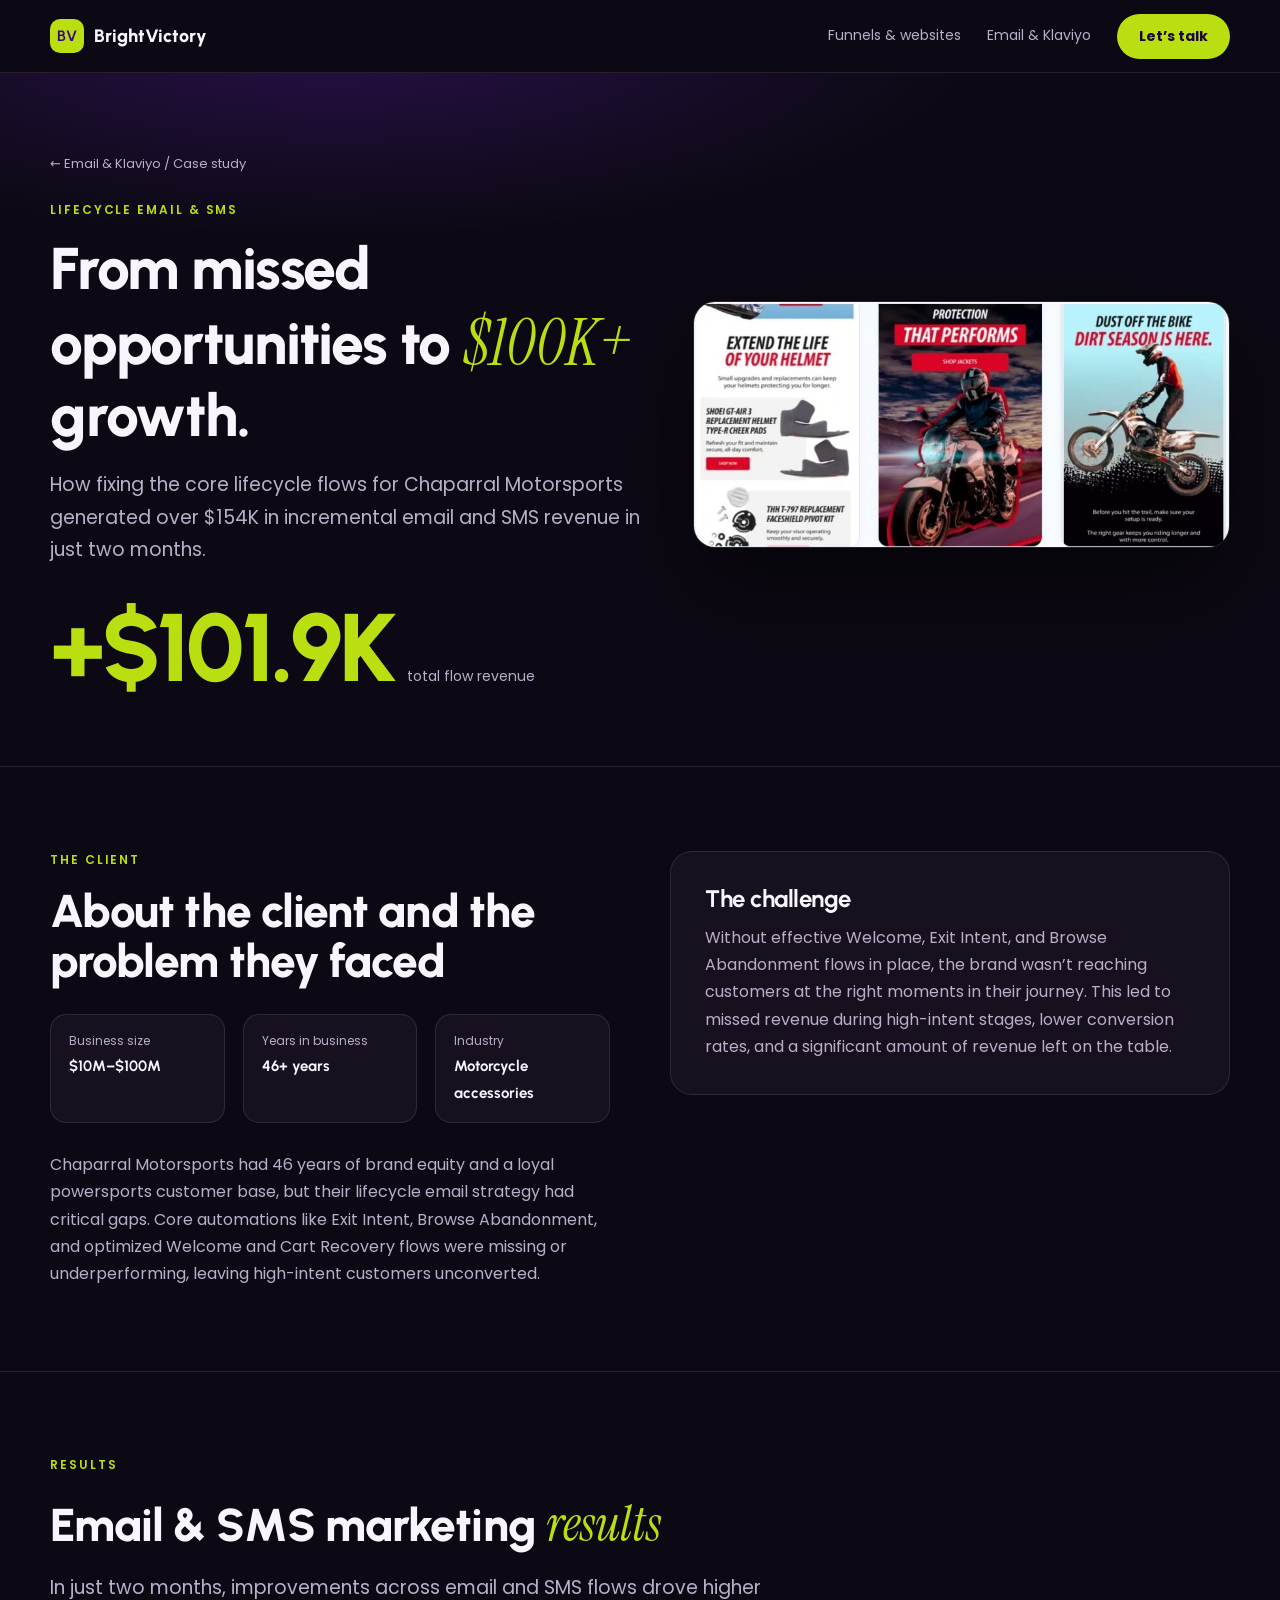
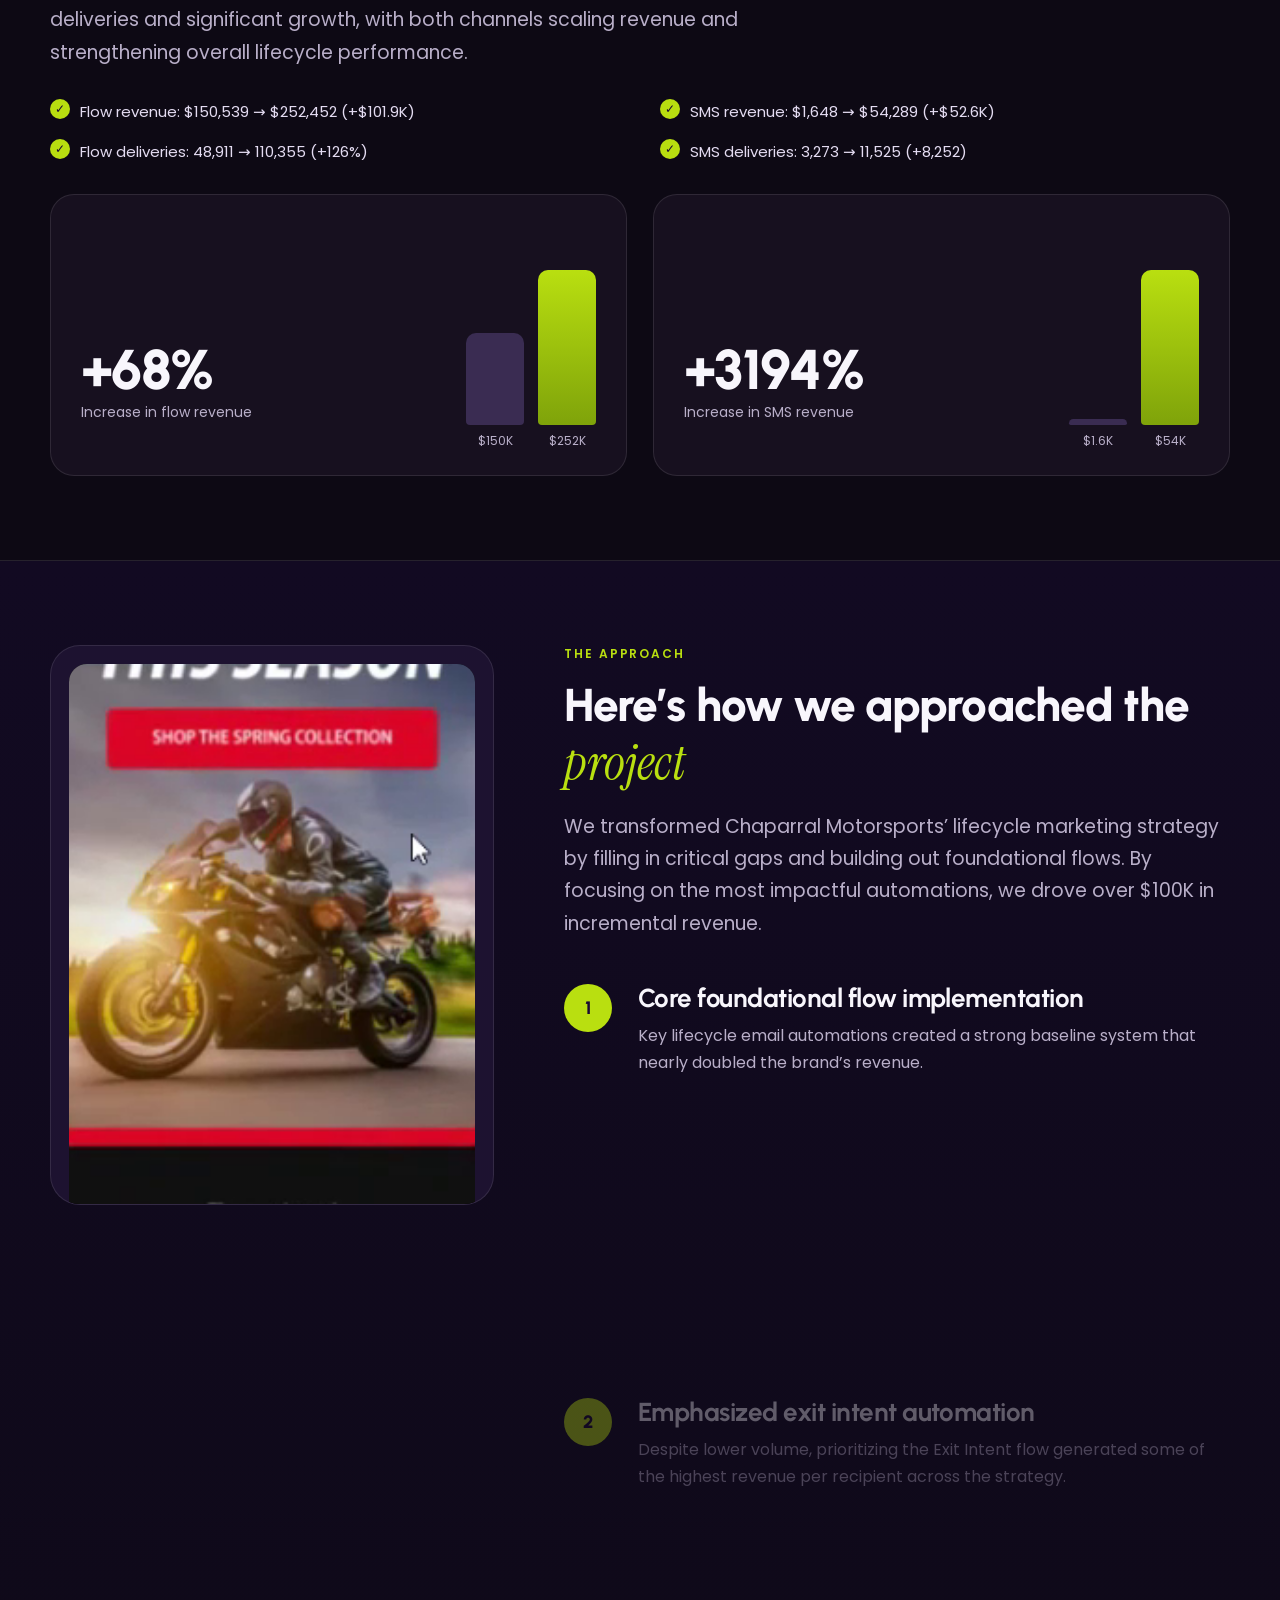
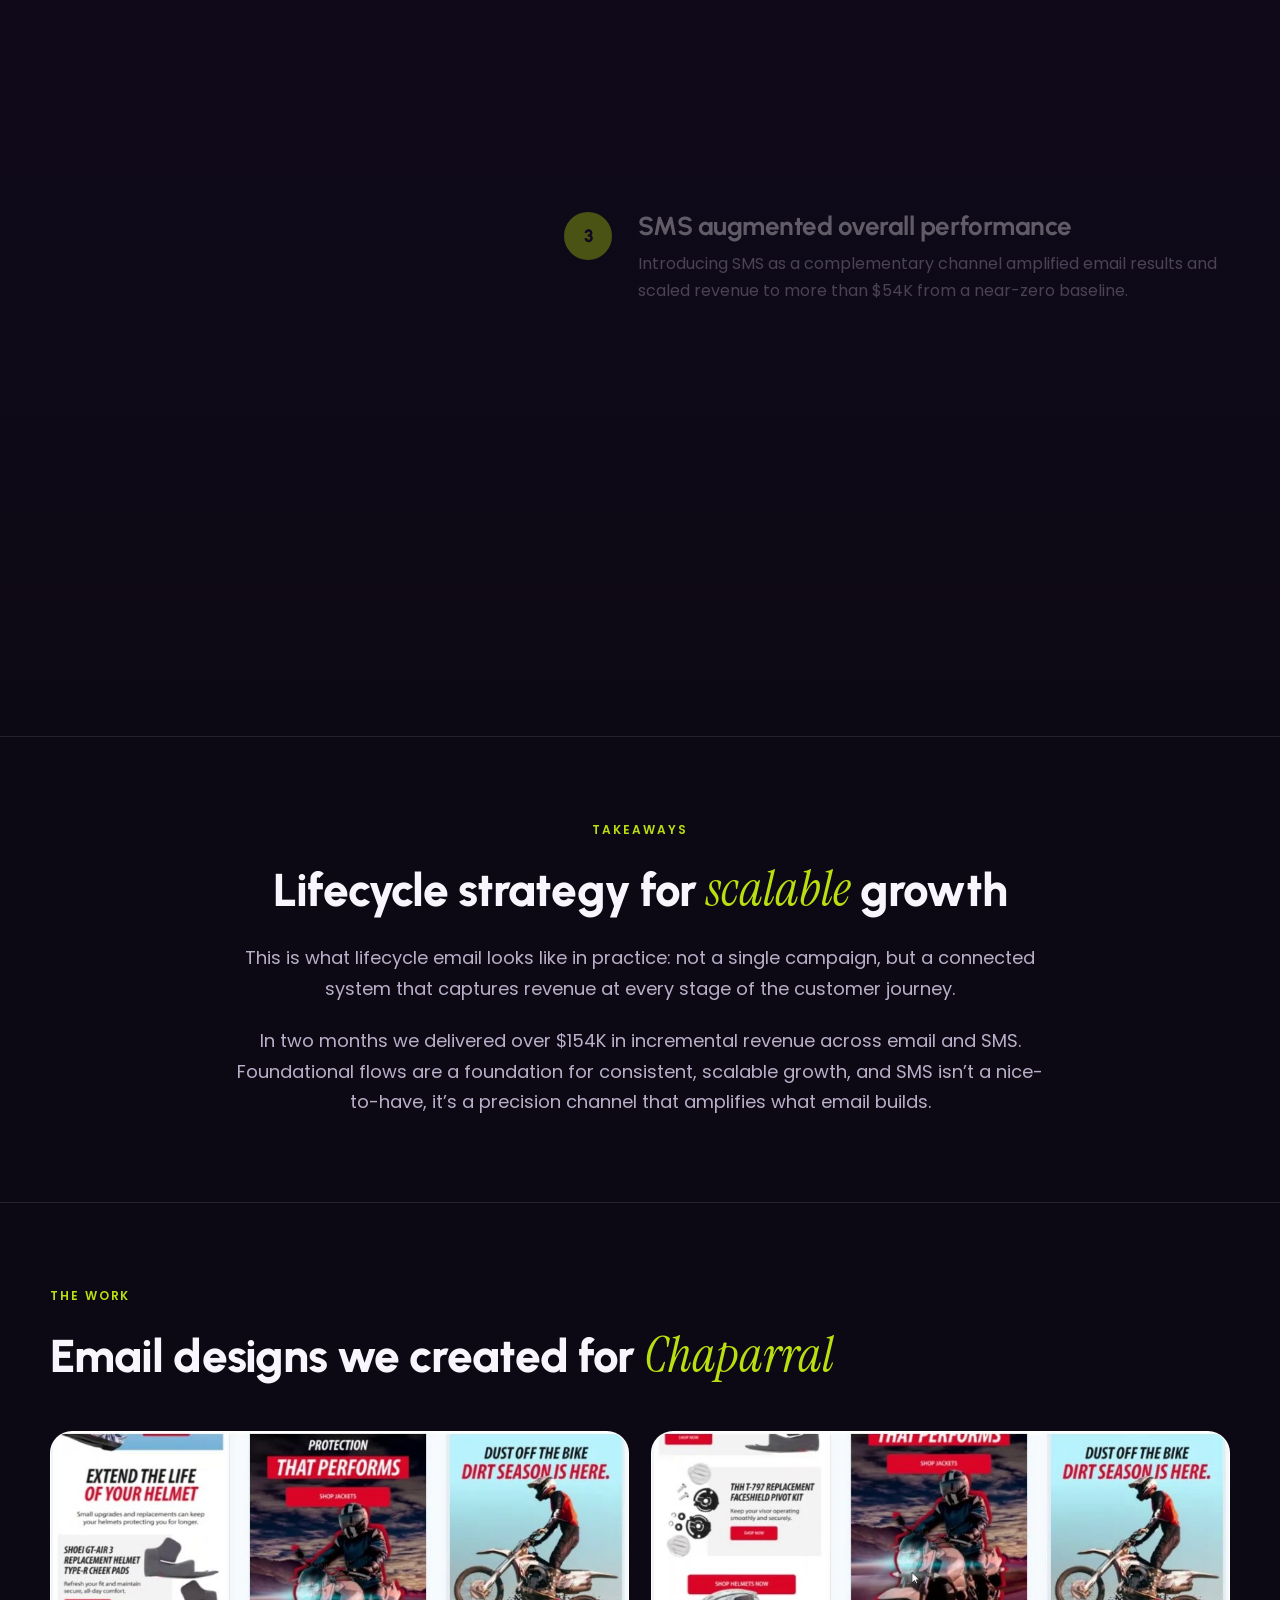
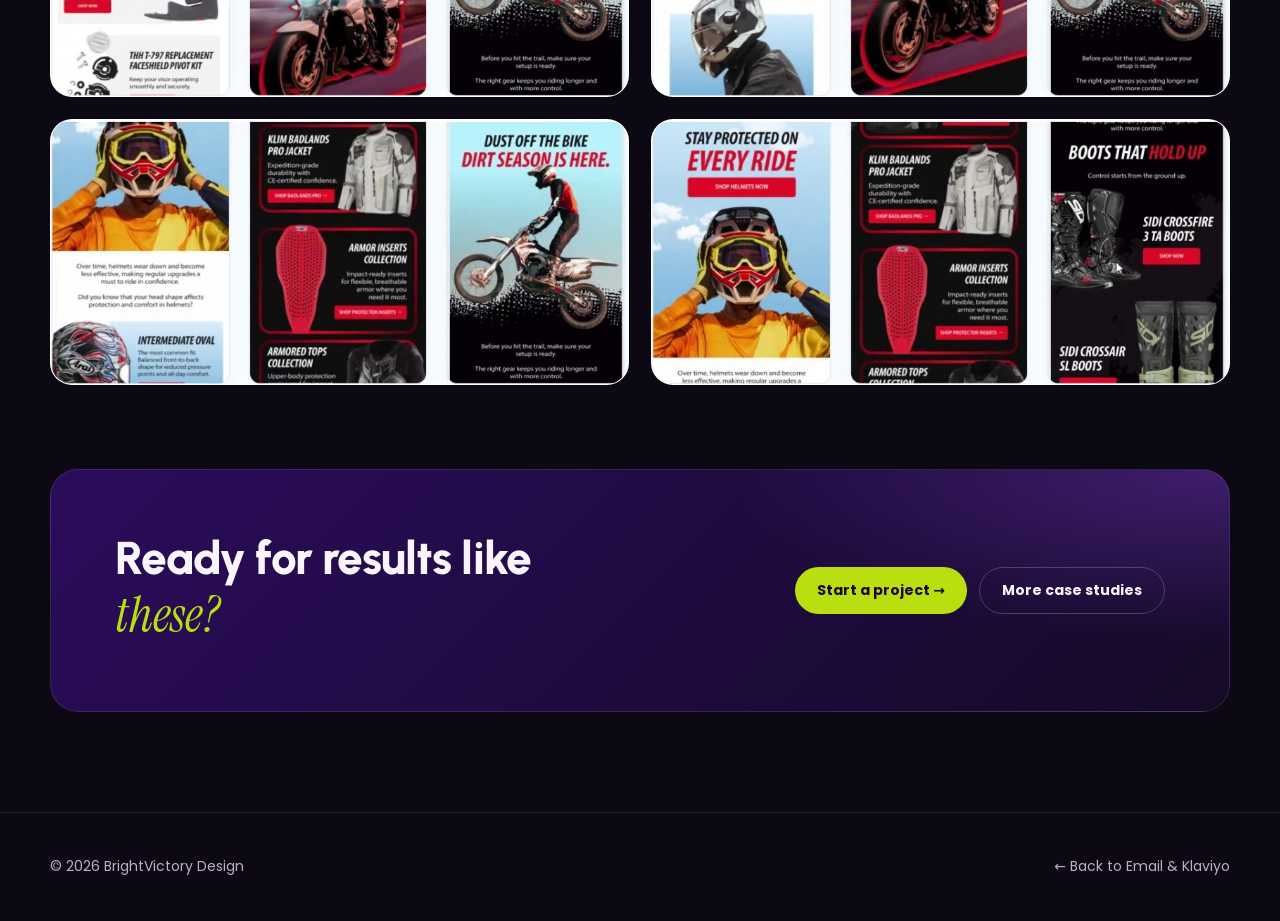
<file: chaparral-motorsports.html>
<!DOCTYPE html><html lang="en"><head><meta charset="utf-8"><meta name="viewport" content="width=device-width,initial-scale=1,viewport-fit=cover">
<title>Chaparral Motorsports: Lifecycle Email &amp; SMS Case Study | BrightVictory Design</title>
<meta name="description" content="How fixing lifecycle email and SMS flows added $154K in two months for Chaparral Motorsports.">
<meta name="theme-color" content="#390A75">
<meta property="og:title" content="From Missed Opportunities to $100K+: Lifecycle Email Strategy"><meta property="og:description" content="Over $154K in incremental email and SMS revenue in two months for Chaparral Motorsports."><meta property="og:image" content="https://YOUR-DOMAIN.com/og-card.jpg"><meta name="twitter:card" content="summary_large_image">
<link rel="preconnect" href="https://fonts.googleapis.com"><link rel="preconnect" href="https://fonts.gstatic.com" crossorigin>
<link rel="stylesheet" href="https://fonts.googleapis.com/css2?family=Instrument+Serif:ital@1&family=Poppins:wght@400;500;600;700&family=Urbanist:wght@700;800&display=swap">
<link rel="stylesheet" href="site.css">
<style>
.hero{position:relative;padding:80px 0 70px;overflow:hidden}.hero .wrap{position:relative;z-index:1;display:grid;grid-template-columns:1.05fr .95fr;gap:50px;align-items:center}
.crumb{font-size:13px;color:var(--muted);margin-bottom:26px;display:block}.crumb a:hover{color:var(--white)}
.hero h1{font-size:clamp(34px,4.6vw,60px);margin-bottom:22px}
.big{margin-top:34px;display:flex;align-items:baseline;gap:14px;flex-wrap:wrap}.big b{font:800 clamp(52px,8vw,96px) var(--heading);color:var(--lime);line-height:1;letter-spacing:-.04em}.big span{color:var(--muted);font-size:14px;max-width:16ch;line-height:1.4}
.hero-img{border-radius:22px;overflow:hidden;border:1px solid var(--line);box-shadow:0 40px 90px #00000080;transform:rotate(1.5deg)}
section.blk{padding:84px 0;border-top:1px solid var(--line)}
.about{display:grid;grid-template-columns:1fr 1fr;gap:60px}
.meta{display:grid;grid-template-columns:repeat(3,1fr);gap:18px;margin:28px 0}.meta div{background:var(--card);border:1px solid var(--line);border-radius:16px;padding:16px 18px}.meta small{display:block;color:var(--muted);font-size:12px}.meta b{font:700 15px var(--heading)}
.about p{color:var(--muted)}.challenge{align-self:start;background:var(--card);border:1px solid var(--line);border-radius:22px;padding:34px}.challenge h3{font-size:24px;margin-bottom:12px}
.ticks{list-style:none;display:grid;grid-template-columns:1fr 1fr;gap:14px 40px;margin:30px 0}.ticks li{padding-left:30px;position:relative;color:#e4dcf2;font-size:15px}.ticks li:before{content:"✓";position:absolute;left:0;top:0;width:20px;height:20px;border-radius:50%;background:var(--lime);color:#1a0a33;font:800 12px/20px var(--body);text-align:center}
.charts{display:grid;grid-template-columns:1fr 1fr;gap:26px;margin-top:14px}
.chart{background:var(--card);border:1px solid var(--line);border-radius:24px;padding:30px;display:flex;justify-content:space-between;align-items:flex-end;min-height:280px}
.chart .n b{display:block;font:800 clamp(36px,5vw,56px) var(--heading);letter-spacing:-.03em;line-height:1}.chart .n span{color:var(--muted);font-size:14px}
.bars{display:flex;gap:14px;align-items:flex-end;height:200px}.bar{width:58px;border-radius:10px 10px 4px 4px;height:0;transition:height 1.3s cubic-bezier(.16,.84,.24,1);position:relative}.bar small{position:absolute;bottom:-26px;left:50%;transform:translateX(-50%);font-size:12px;color:var(--muted);white-space:nowrap}
.bar.a{background:#3a2c52}.bar.b{background:linear-gradient(180deg,var(--lime),#7fa30a)}.chart.in .bar.a{height:var(--h1)}.chart.in .bar.b{height:var(--h2)}
.chart{padding-bottom:50px}
.how{position:relative;background:linear-gradient(180deg,#120a22,#0d0914)}.how .wrap{display:grid;grid-template-columns:.8fr 1.2fr;gap:70px;align-items:start}
.phone{position:sticky;top:110px;border-radius:30px;background:#1d1230;border:1px solid var(--line);padding:18px 18px 0;overflow:hidden;height:min(560px,80vh)}
.phone .screen{position:relative;height:100%;border-radius:18px 18px 0 0;overflow:hidden;background:#000}.phone img{position:absolute;inset:0;width:100%;height:100%;object-fit:cover;object-position:top;opacity:0;transform:scale(1.04);transition:opacity .7s,transform .9s}.phone img.on{opacity:1;transform:none}
.steps{padding:10px 0 60px}.step{padding:34px 0 34px 74px;position:relative;min-height:46vh;opacity:.35;transition:opacity .5s}.step.on{opacity:1}
.step i{position:absolute;left:0;top:34px;width:48px;height:48px;border-radius:50%;background:var(--lime);color:#1a0a33;font:800 18px/48px var(--heading);text-align:center;font-style:normal}
.step h3{font-size:26px;margin-bottom:10px}.step p{color:var(--muted)}
.take{text-align:center;max-width:820px;margin:auto}.take p{color:var(--muted);margin-top:22px;font-size:18px}
.gal{display:grid;grid-template-columns:1fr 1fr;gap:22px;margin-top:44px}.gal figure{border-radius:22px;overflow:hidden;border:1px solid var(--line);background:#fff}.gal img{width:100%;transition:transform .8s cubic-bezier(.16,.84,.24,1)}.gal figure:hover img{transform:scale(1.04)}
.gnote{margin-top:16px;color:var(--muted);font-size:13px}
.cta{border-radius:28px;padding:clamp(32px,6vw,64px);background:radial-gradient(70% 120% at 100% 0%,#8c45e655,transparent 60%),linear-gradient(135deg,#2b0c5c,#150a26);border:1px solid var(--line);display:flex;justify-content:space-between;align-items:center;gap:30px;flex-wrap:wrap}.cta h2{max-width:18ch}
.cta .row{display:flex;gap:12px;flex-wrap:wrap}
@media(max-width:900px){.hero .wrap,.about,.how .wrap,.charts,.gal{grid-template-columns:1fr}.ticks{grid-template-columns:1fr}.meta{grid-template-columns:1fr}.phone{position:relative;top:0;height:460px}.step{min-height:auto}.hero-img{transform:none}}
@media(prefers-reduced-motion:reduce){.bar{transition:none}.phone img{transition:none}}
</style></head><body>
<header class="site-header"><div class="wrap"><a class="brand" href="index.html"><b>BV</b>BrightVictory</a><nav><a href="index.html#work">Funnels &amp; websites</a><a href="email-marketing.html">Email &amp; Klaviyo</a><a class="btn" href="index.html#contact">Let’s talk</a></nav></div></header>
<main>
<section class="hero"><div class="glow"></div><div class="wrap"><div>
<span class="crumb"><a href="email-marketing.html">← Email &amp; Klaviyo</a> / Case study</span>
<span class="eyebrow">Lifecycle email &amp; SMS</span>
<h1>From missed opportunities to <em>$100K+</em> growth.</h1>
<p class="lead">How fixing the core lifecycle flows for Chaparral Motorsports generated over $154K in incremental email and SMS revenue in just two months.</p>
<div class="big"><b>+$101.9K</b><span>total flow revenue</span></div></div>
<div class="hero-img rv"><img src="ch-gallery-1.jpg" alt="Email designs created for Chaparral Motorsports"></div></div></section>

<section class="blk"><div class="wrap about">
<div class="rv"><span class="eyebrow">The client</span><h2>About the client and the problem they faced</h2>
<div class="meta"><div><small>Business size</small><b>$10M–$100M</b></div><div><small>Years in business</small><b>46+ years</b></div><div><small>Industry</small><b>Motorcycle accessories</b></div></div>
<p>Chaparral Motorsports had 46 years of brand equity and a loyal powersports customer base, but their lifecycle email strategy had critical gaps. Core automations like Exit Intent, Browse Abandonment, and optimized Welcome and Cart Recovery flows were missing or underperforming, leaving high-intent customers unconverted.</p></div>
<div class="challenge rv"><h3>The challenge</h3><p>Without effective Welcome, Exit Intent, and Browse Abandonment flows in place, the brand wasn’t reaching customers at the right moments in their journey. This led to missed revenue during high-intent stages, lower conversion rates, and a significant amount of revenue left on the table.</p></div>
</div></section>

<section class="blk"><div class="wrap"><div class="rv"><span class="eyebrow">Results</span><h2>Email &amp; SMS marketing <em>results</em></h2>
<p class="lead" style="margin-top:16px">In just two months, improvements across email and SMS flows drove higher deliveries and significant growth, with both channels scaling revenue and strengthening overall lifecycle performance.</p></div>
<ul class="ticks rv"><li>Flow revenue: $150,539 → $252,452 (+$101.9K)</li><li>SMS revenue: $1,648 → $54,289 (+$52.6K)</li><li>Flow deliveries: 48,911 → 110,355 (+126%)</li><li>SMS deliveries: 3,273 → 11,525 (+8,252)</li></ul>
<div class="charts">
<div class="chart rv"><div class="n"><b>+68%</b><span>Increase in flow revenue</span></div><div class="bars"><div class="bar a" style="--h1:92px"><small>$150K</small></div><div class="bar b" style="--h2:155px"><small>$252K</small></div></div></div>
<div class="chart rv"><div class="n"><b>+3194%</b><span>Increase in SMS revenue</span></div><div class="bars"><div class="bar a" style="--h1:6px"><small>$1.6K</small></div><div class="bar b" style="--h2:155px"><small>$54K</small></div></div></div>
</div></div></section>

<section class="blk how" id="how"><div class="wrap">
<div class="phone"><div class="screen"><img class="on" src="ch-mock-1.png" alt="Chaparral email design"><img src="ch-mock-2.png" alt="KYT helmets email"><img src="ch-mock-3.png" alt="Top picks email"><img src="ch-mock-4.png" alt="Comfort for long rides email"></div></div>
<div><span class="eyebrow">The approach</span><h2>Here’s how we approached the <em>project</em></h2>
<p class="lead" style="margin-top:16px">We transformed Chaparral Motorsports’ lifecycle marketing strategy by filling in critical gaps and building out foundational flows. By focusing on the most impactful automations, we drove over $100K in incremental revenue.</p>
<div class="steps">
<div class="step on" data-i="0"><i>1</i><h3>Core foundational flow implementation</h3><p>Key lifecycle email automations created a strong baseline system that nearly doubled the brand’s revenue.</p></div>
<div class="step" data-i="1"><i>2</i><h3>Emphasized exit intent automation</h3><p>Despite lower volume, prioritizing the Exit Intent flow generated some of the highest revenue per recipient across the strategy.</p></div>
<div class="step" data-i="2"><i>3</i><h3>SMS augmented overall performance</h3><p>Introducing SMS as a complementary channel amplified email results and scaled revenue to more than $54K from a near-zero baseline.</p></div>
</div></div></div></section>

<section class="blk"><div class="wrap take rv"><span class="eyebrow">Takeaways</span><h2>Lifecycle strategy for <em>scalable</em> growth</h2>
<p>This is what lifecycle email looks like in practice: not a single campaign, but a connected system that captures revenue at every stage of the customer journey.</p>
<p>In two months we delivered over $154K in incremental revenue across email and SMS. Foundational flows are a foundation for consistent, scalable growth, and SMS isn’t a nice-to-have, it’s a precision channel that amplifies what email builds.</p></div></section>

<section class="blk"><div class="wrap"><div class="rv"><span class="eyebrow">The work</span><h2>Email designs we created for <em>Chaparral</em></h2></div>
<div class="gal"><figure class="rv"><img src="ch-gallery-1.jpg" alt="Chaparral email designs" loading="lazy"></figure><figure class="rv"><img src="ch-gallery-2.jpg" alt="Chaparral email designs" loading="lazy"></figure><figure class="rv"><img src="ch-gallery-3.jpg" alt="Chaparral email designs" loading="lazy"></figure><figure class="rv"><img src="ch-gallery-4.jpg" alt="Chaparral email designs" loading="lazy"></figure></div></div></section>

<section class="wrap"><div class="cta rv"><h2>Ready for results like <em>these?</em></h2><div class="row"><a class="btn" href="index.html#contact">Start a project →</a><a class="btn ghost" href="email-marketing.html">More case studies</a></div></div></section>
</main>
<footer><div class="wrap"><span>© 2026 BrightVictory Design</span><a href="email-marketing.html">← Back to Email &amp; Klaviyo</a></div></footer>
<script>
(function(){var io='IntersectionObserver' in window?new IntersectionObserver(function(es){es.forEach(function(e){if(e.isIntersecting){e.target.classList.add('in');io.unobserve(e.target);}});},{threshold:.15}):null;
document.querySelectorAll('.rv').forEach(function(el){io?io.observe(el):el.classList.add('in');});
var st=[].slice.call(document.querySelectorAll('.step')),im=[].slice.call(document.querySelectorAll('.phone img'));
function upd(){var mid=innerHeight*.5,best=0,bd=1e9;st.forEach(function(s,i){var r=s.getBoundingClientRect(),d=Math.abs(r.top+r.height/2-mid);if(d<bd){bd=d;best=i;}});
st.forEach(function(s,i){s.classList.toggle('on',i===best)});var sec=document.getElementById('how').getBoundingClientRect(),p=Math.min(.999,Math.max(0,(innerHeight*.5-sec.top)/sec.height));var k=Math.floor(p*im.length);im.forEach(function(x,i){x.classList.toggle('on',i===k)});}
addEventListener('scroll',upd,{passive:true});addEventListener('resize',upd);upd();})();
</script></body></html>
</file>
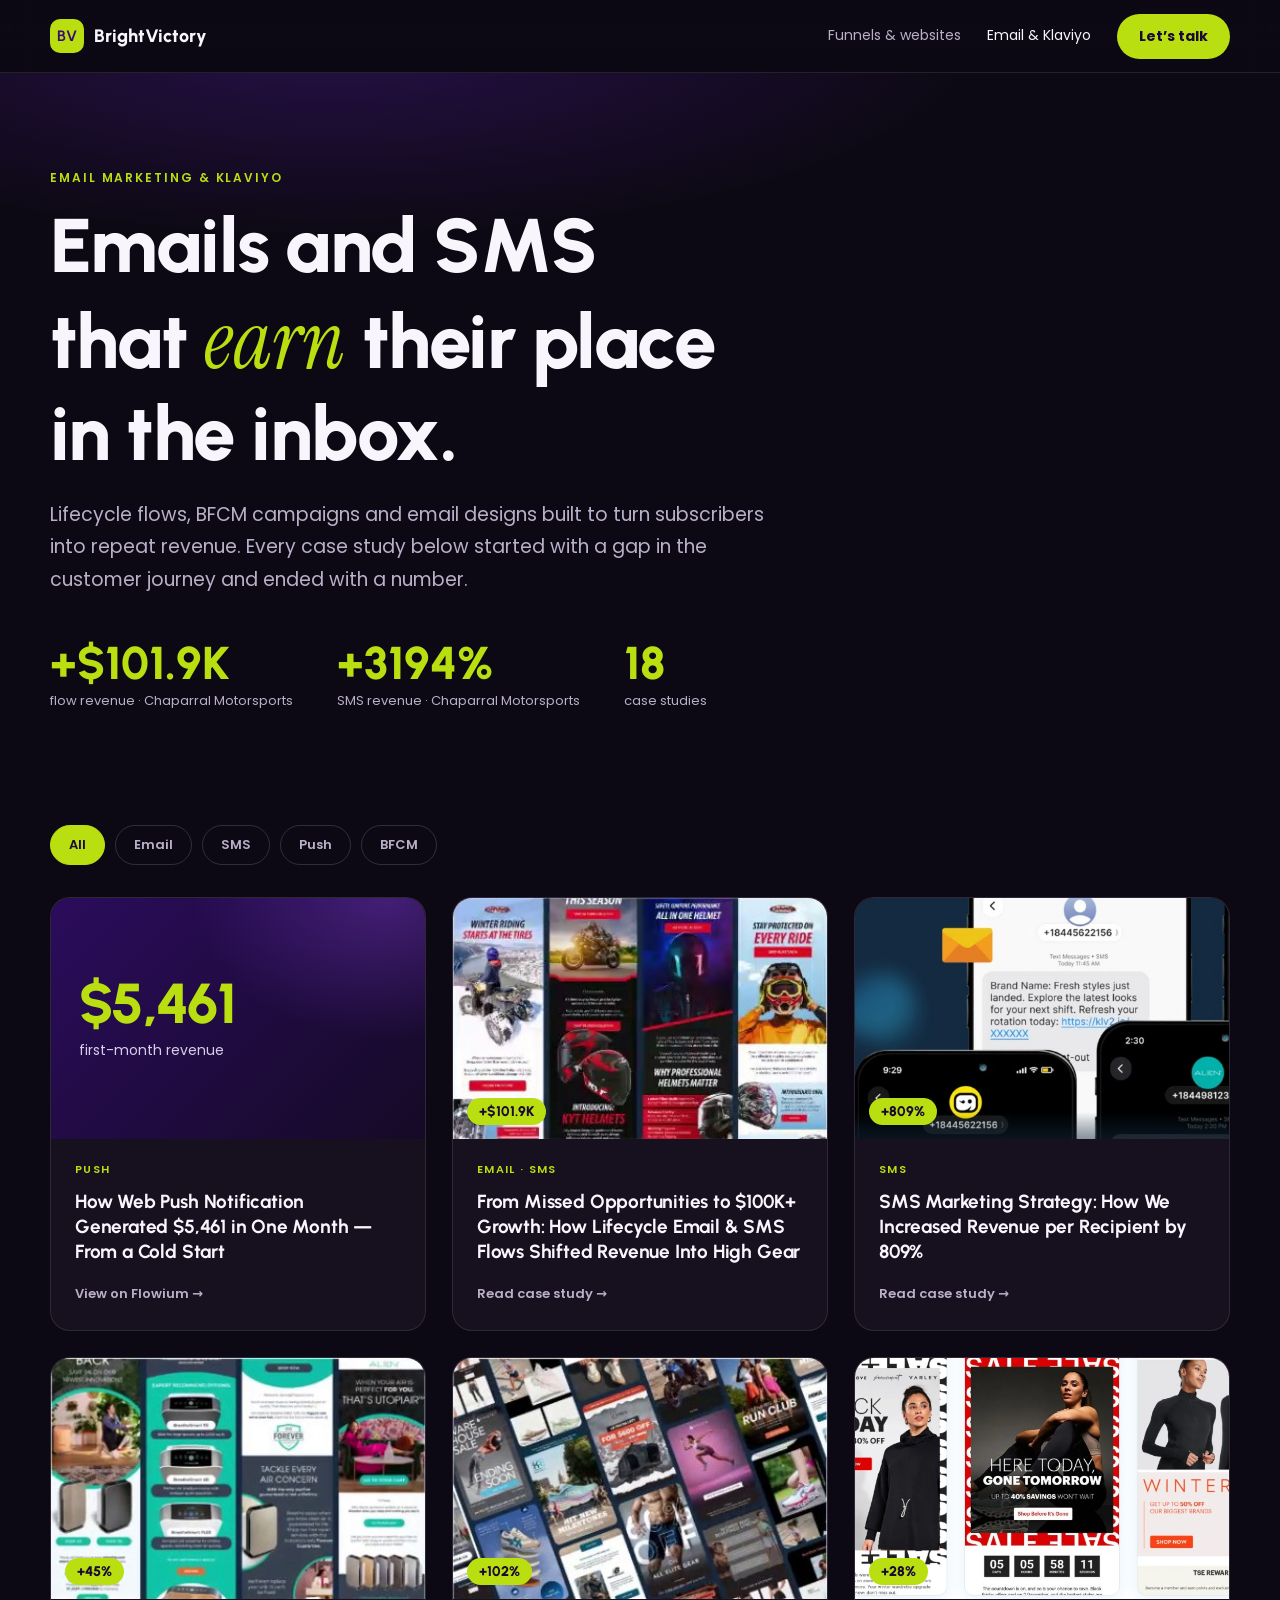
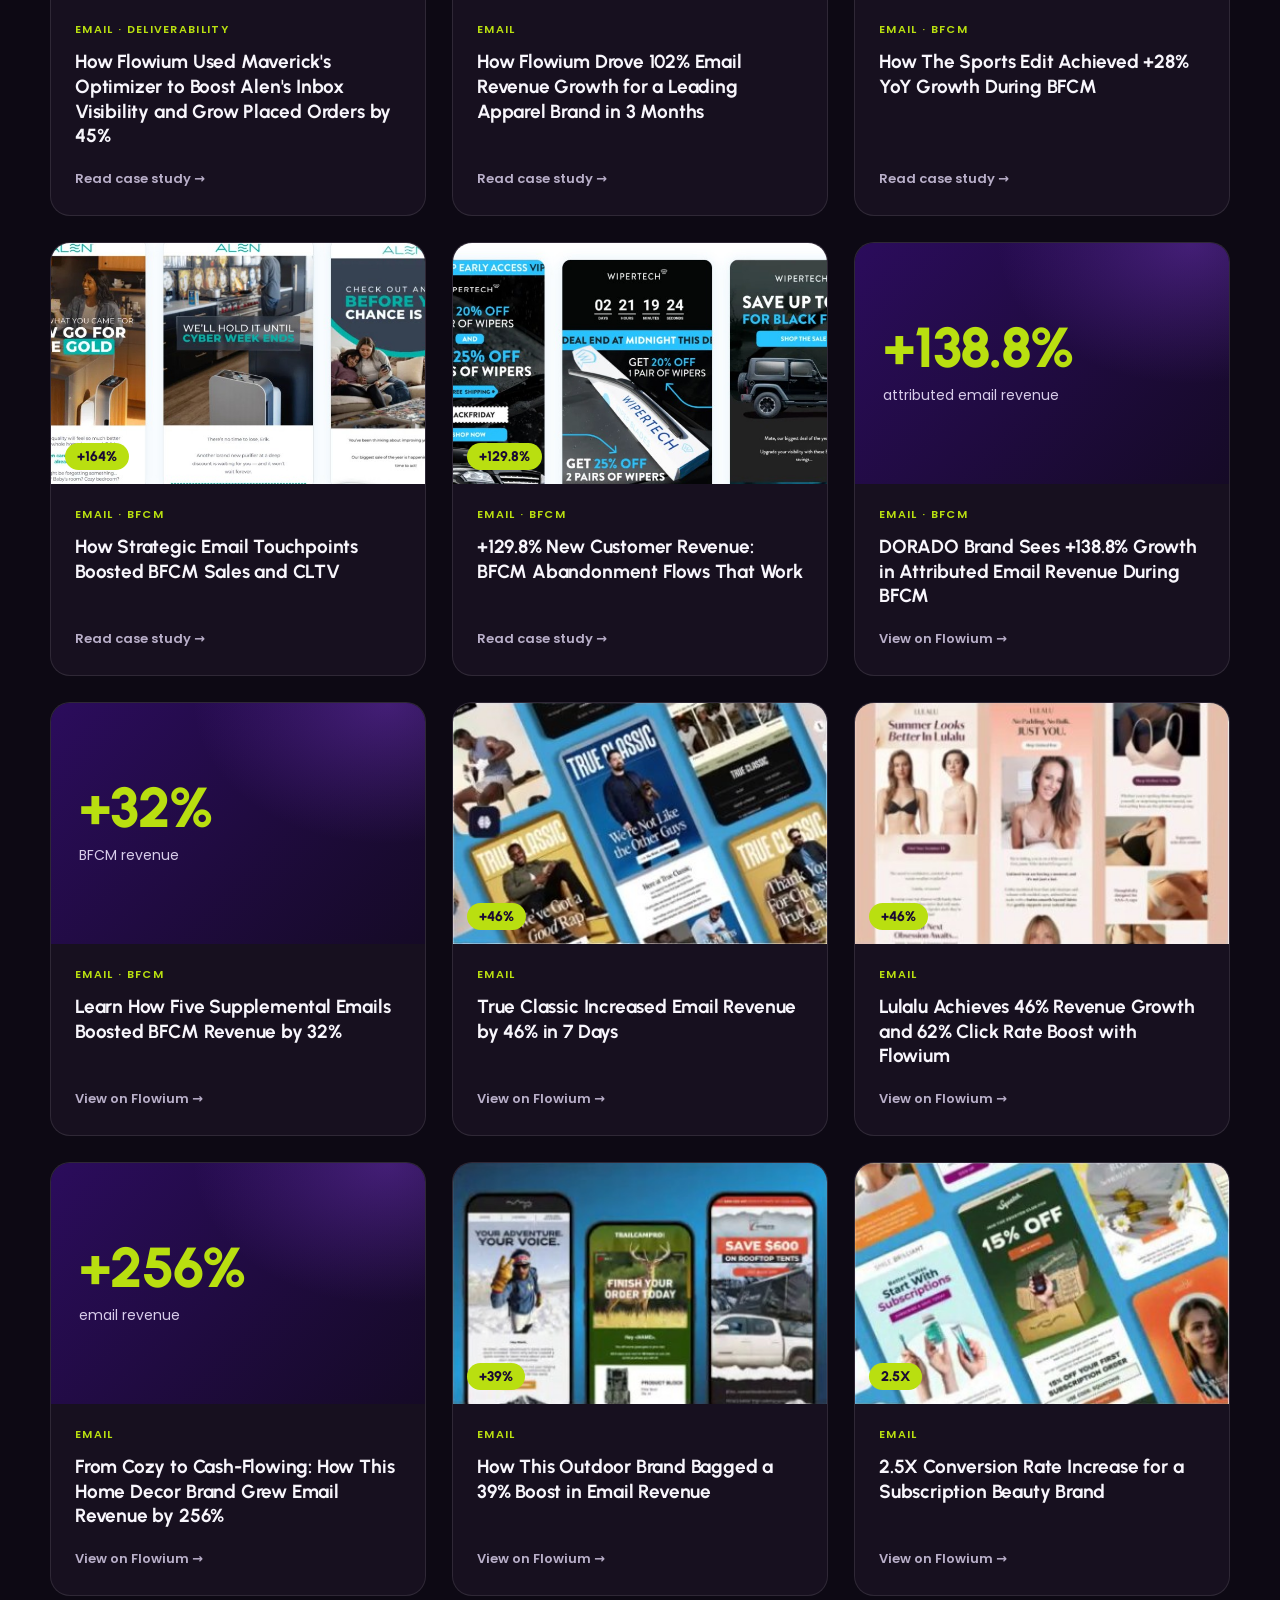
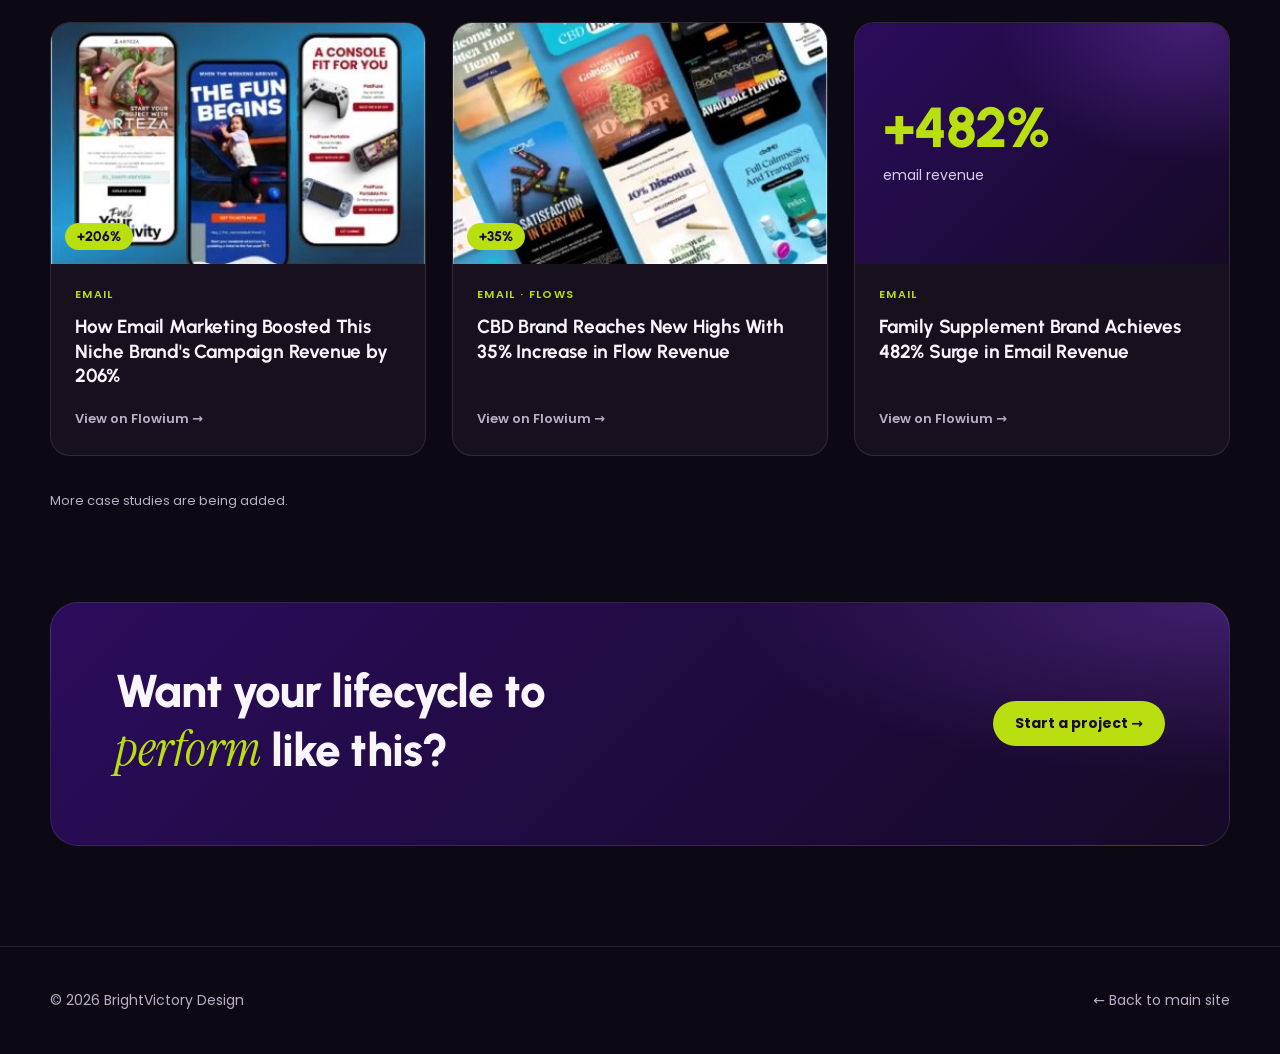
<file: email-marketing.html>
<!DOCTYPE html><html lang="en"><head><meta charset="utf-8"><meta name="viewport" content="width=device-width,initial-scale=1,viewport-fit=cover">
<title>Email Marketing &amp; Klaviyo Case Studies | BrightVictory Design</title>
<meta name="description" content="Email and SMS marketing case studies: lifecycle flows, BFCM campaigns and Klaviyo designs that turn subscribers into revenue.">
<meta name="theme-color" content="#390A75">
<meta property="og:title" content="Email Marketing &amp; Klaviyo Case Studies | BrightVictory Design"><meta property="og:description" content="Lifecycle flows, BFCM campaigns and email designs that turn subscribers into revenue."><meta property="og:image" content="https://YOUR-DOMAIN.com/og-card.jpg"><meta name="twitter:card" content="summary_large_image">
<link rel="preconnect" href="https://fonts.googleapis.com"><link rel="preconnect" href="https://fonts.gstatic.com" crossorigin>
<link rel="stylesheet" href="https://fonts.googleapis.com/css2?family=Instrument+Serif:ital@1&family=Poppins:wght@400;500;600;700&family=Urbanist:wght@700;800&display=swap">
<link rel="stylesheet" href="site.css">
<style>
.hero{position:relative;padding:96px 0 56px;overflow:hidden}.hero .wrap{position:relative;z-index:1}
.hero h1{max-width:15ch;margin-bottom:24px}
.stats{display:flex;gap:44px;flex-wrap:wrap;margin-top:44px}.stats div b{display:block;font:800 clamp(30px,4vw,46px) var(--heading);color:var(--lime);line-height:1}.stats div span{font-size:13px;color:var(--muted)}
.filters{display:flex;gap:10px;flex-wrap:wrap;margin:56px 0 32px}
.filters button{font:600 13px var(--body);color:var(--muted);background:transparent;border:1px solid #ffffff26;padding:9px 18px;border-radius:999px;cursor:pointer;transition:.25s}
.filters button:hover{color:var(--white)}.filters button.on{background:var(--lime);border-color:var(--lime);color:#1a0a33}
.grid{display:grid;grid-template-columns:repeat(3,1fr);gap:26px}
.card{display:flex;flex-direction:column;background:var(--card);border:1px solid var(--line);border-radius:20px;overflow:hidden}
.card.rv{transition:opacity .8s ease var(--d),transform .8s cubic-bezier(.16,.84,.24,1) var(--d),border-color .3s,box-shadow .4s}
.card.rv.in:hover{transform:translateY(-6px);border-color:#b9df1066;box-shadow:0 24px 60px #00000066;transition-delay:0s}
.card.hide{display:none}
.media{position:relative;aspect-ratio:357/230;overflow:hidden;background:#241636}
.media img{width:100%;height:100%;object-fit:cover;transition:transform .7s cubic-bezier(.16,.84,.24,1)}.card:hover .media img{transform:scale(1.06)}
.chip{position:absolute;left:14px;bottom:14px;background:var(--lime);color:#1a0a33;font:800 14px var(--heading);padding:5px 12px;border-radius:999px}
.media.stat{display:flex;flex-direction:column;justify-content:center;padding:0 28px;background:radial-gradient(80% 90% at 90% 0%,#8c45e655,transparent 65%),linear-gradient(135deg,#2b0c5c,#150a26)}
.media.stat b{font:800 clamp(40px,4.4vw,58px) var(--heading);color:var(--lime);line-height:1;letter-spacing:-.03em}
.media.stat span{margin-top:8px;color:#d8cdea;font-size:14px}
.body{padding:22px 24px 26px;display:flex;flex-direction:column;gap:12px;flex:1}
.tag{font:600 11px var(--body);letter-spacing:.12em;text-transform:uppercase;color:var(--lime)}
.body h3{font-size:19px;line-height:1.3;font-weight:700;letter-spacing:-.01em}
.more{margin-top:auto;padding-top:8px;font:600 13px var(--body);color:var(--muted)}.more i{font-style:normal;display:inline-block;transition:transform .3s}.card:hover .more{color:var(--white)}.card:hover .more i{transform:translateX(5px)}
.note{margin-top:34px;color:var(--muted);font-size:13px}
.cta{margin-top:90px;border-radius:28px;padding:clamp(32px,6vw,64px);background:radial-gradient(70% 120% at 100% 0%,#8c45e655,transparent 60%),linear-gradient(135deg,#2b0c5c,#150a26);border:1px solid var(--line);display:flex;justify-content:space-between;align-items:center;gap:30px;flex-wrap:wrap}
.cta h2{max-width:18ch}
@media(max-width:960px){.grid{grid-template-columns:repeat(2,1fr)}}@media(max-width:620px){.grid{grid-template-columns:1fr}}
</style></head><body>
<header class="site-header"><div class="wrap"><a class="brand" href="index.html"><b>BV</b>BrightVictory</a><nav><a href="index.html#work">Funnels &amp; websites</a><a class="on" href="email-marketing.html">Email &amp; Klaviyo</a><a class="btn" href="index.html#contact">Let’s talk</a></nav></div></header>
<main>
<section class="hero"><div class="glow"></div><div class="wrap">
<span class="eyebrow rv">Email marketing &amp; Klaviyo</span>
<h1 class="rv">Emails and SMS that <em>earn</em> their place in the inbox.</h1>
<p class="lead rv">Lifecycle flows, BFCM campaigns and email designs built to turn subscribers into repeat revenue. Every case study below started with a gap in the customer journey and ended with a number.</p>
<div class="stats rv"><div><b>+$101.9K</b><span>flow revenue · Chaparral Motorsports</span></div><div><b>+3194%</b><span>SMS revenue · Chaparral Motorsports</span></div><div><b>18</b><span>case studies</span></div></div>
</div></section>
<section class="wrap" id="cases">
<div class="filters" role="group" aria-label="Filter case studies"><button class="on" data-f="all">All</button><button data-f="email">Email</button><button data-f="sms">SMS</button><button data-f="push">Push</button><button data-f="bfcm">BFCM</button></div>
<div class="grid">
<a class="card rv" data-cat="push" href="https://flowium.com/case-studies/" target="_blank" rel="noopener noreferrer" style="--d:0ms"><div class="media stat"><b>$5,461</b><span>first-month revenue</span></div><div class="body"><span class="tag">Push</span><h3>How Web Push Notification Generated $5,461 in One Month — From a Cold Start</h3><span class="more">View on Flowium <i>→</i></span></div></a>
<a class="card rv" data-cat="email sms" href="chaparral-motorsports.html" style="--d:70ms"><div class="media"><img src="thumb-chaparral.jpg" alt="" loading="lazy"><span class="chip">+$101.9K</span></div><div class="body"><span class="tag">Email · SMS</span><h3>From Missed Opportunities to $100K+ Growth: How Lifecycle Email &amp; SMS Flows Shifted Revenue Into High Gear</h3><span class="more">Read case study <i>→</i></span></div></a>
<a class="card rv" data-cat="sms" href="sms-marketing-strategy.html" style="--d:140ms"><div class="media"><img src="sms-hero.jpg" alt="" loading="lazy"><span class="chip">+809%</span></div><div class="body"><span class="tag">SMS</span><h3>SMS Marketing Strategy: How We Increased Revenue per Recipient by 809%</h3><span class="more">Read case study <i>→</i></span></div></a>
<a class="card rv" data-cat="email" href="maverick-inbox-placement.html" style="--d:0ms"><div class="media"><img src="thumb-maverick.jpg" alt="" loading="lazy"><span class="chip">+45%</span></div><div class="body"><span class="tag">Email · Deliverability</span><h3>How Flowium Used Maverick's Optimizer to Boost Alen's Inbox Visibility and Grow Placed Orders by 45%</h3><span class="more">Read case study <i>→</i></span></div></a>
<a class="card rv" data-cat="email" href="apparel-revenue-growth.html" style="--d:70ms"><div class="media"><img src="thumb-apparel.jpg" alt="" loading="lazy"><span class="chip">+102%</span></div><div class="body"><span class="tag">Email</span><h3>How Flowium Drove 102% Email Revenue Growth for a Leading Apparel Brand in 3 Months</h3><span class="more">Read case study <i>→</i></span></div></a>
<a class="card rv" data-cat="email bfcm" href="sports-edit-bfcm.html" style="--d:140ms"><div class="media"><img src="thumb-sportsedit.jpg" alt="" loading="lazy"><span class="chip">+28%</span></div><div class="body"><span class="tag">Email · BFCM</span><h3>How The Sports Edit Achieved +28% YoY Growth During BFCM</h3><span class="more">Read case study <i>→</i></span></div></a>
<a class="card rv" data-cat="email bfcm" href="alen-bfcm.html" style="--d:0ms"><div class="media"><img src="thumb-alenbfcm.jpg" alt="" loading="lazy"><span class="chip">+164%</span></div><div class="body"><span class="tag">Email · BFCM</span><h3>How Strategic Email Touchpoints Boosted BFCM Sales and CLTV</h3><span class="more">Read case study <i>→</i></span></div></a>
<a class="card rv" data-cat="email bfcm" href="wipertech-bfcm.html" style="--d:70ms"><div class="media"><img src="thumb-wipertech.jpg" alt="" loading="lazy"><span class="chip">+129.8%</span></div><div class="body"><span class="tag">Email · BFCM</span><h3>+129.8% New Customer Revenue: BFCM Abandonment Flows That Work</h3><span class="more">Read case study <i>→</i></span></div></a>
<a class="card rv" data-cat="email bfcm" href="https://flowium.com/case-studies/" target="_blank" rel="noopener noreferrer" style="--d:140ms"><div class="media stat"><b>+138.8%</b><span>attributed email revenue</span></div><div class="body"><span class="tag">Email · BFCM</span><h3>DORADO Brand Sees +138.8% Growth in Attributed Email Revenue During BFCM</h3><span class="more">View on Flowium <i>→</i></span></div></a>
<a class="card rv" data-cat="email bfcm" href="https://flowium.com/case-studies/" target="_blank" rel="noopener noreferrer" style="--d:0ms"><div class="media stat"><b>+32%</b><span>BFCM revenue</span></div><div class="body"><span class="tag">Email · BFCM</span><h3>Learn How Five Supplemental Emails Boosted BFCM Revenue by 32%</h3><span class="more">View on Flowium <i>→</i></span></div></a>
<a class="card rv" data-cat="email" href="https://flowium.com/case-studies/" target="_blank" rel="noopener noreferrer" style="--d:70ms"><div class="media"><img src="thumb-trueclassic.jpg" alt="" loading="lazy"><span class="chip">+46%</span></div><div class="body"><span class="tag">Email</span><h3>True Classic Increased Email Revenue by 46% in 7 Days</h3><span class="more">View on Flowium <i>→</i></span></div></a>
<a class="card rv" data-cat="email" href="https://flowium.com/case-studies/" target="_blank" rel="noopener noreferrer" style="--d:140ms"><div class="media"><img src="thumb-lulalu.jpg" alt="" loading="lazy"><span class="chip">+46%</span></div><div class="body"><span class="tag">Email</span><h3>Lulalu Achieves 46% Revenue Growth and 62% Click Rate Boost with Flowium</h3><span class="more">View on Flowium <i>→</i></span></div></a>
<a class="card rv" data-cat="email" href="https://flowium.com/case-studies/" target="_blank" rel="noopener noreferrer" style="--d:0ms"><div class="media stat"><b>+256%</b><span>email revenue</span></div><div class="body"><span class="tag">Email</span><h3>From Cozy to Cash-Flowing: How This Home Decor Brand Grew Email Revenue by 256%</h3><span class="more">View on Flowium <i>→</i></span></div></a>
<a class="card rv" data-cat="email" href="https://flowium.com/case-studies/" target="_blank" rel="noopener noreferrer" style="--d:70ms"><div class="media"><img src="thumb-outdoor.jpg" alt="" loading="lazy"><span class="chip">+39%</span></div><div class="body"><span class="tag">Email</span><h3>How This Outdoor Brand Bagged a 39% Boost in Email Revenue</h3><span class="more">View on Flowium <i>→</i></span></div></a>
<a class="card rv" data-cat="email" href="https://flowium.com/case-studies/" target="_blank" rel="noopener noreferrer" style="--d:140ms"><div class="media"><img src="thumb-beauty.jpg" alt="" loading="lazy"><span class="chip">2.5X</span></div><div class="body"><span class="tag">Email</span><h3>2.5X Conversion Rate Increase for a Subscription Beauty Brand</h3><span class="more">View on Flowium <i>→</i></span></div></a>
<a class="card rv" data-cat="email" href="https://flowium.com/case-studies/" target="_blank" rel="noopener noreferrer" style="--d:0ms"><div class="media"><img src="thumb-console.jpg" alt="" loading="lazy"><span class="chip">+206%</span></div><div class="body"><span class="tag">Email</span><h3>How Email Marketing Boosted This Niche Brand's Campaign Revenue by 206%</h3><span class="more">View on Flowium <i>→</i></span></div></a>
<a class="card rv" data-cat="email" href="https://flowium.com/case-studies/" target="_blank" rel="noopener noreferrer" style="--d:70ms"><div class="media"><img src="thumb-cbd.jpg" alt="" loading="lazy"><span class="chip">+35%</span></div><div class="body"><span class="tag">Email · Flows</span><h3>CBD Brand Reaches New Highs With 35% Increase in Flow Revenue</h3><span class="more">View on Flowium <i>→</i></span></div></a>
<a class="card rv" data-cat="email" href="https://flowium.com/case-studies/" target="_blank" rel="noopener noreferrer" style="--d:140ms"><div class="media stat"><b>+482%</b><span>email revenue</span></div><div class="body"><span class="tag">Email</span><h3>Family Supplement Brand Achieves 482% Surge in Email Revenue</h3><span class="more">View on Flowium <i>→</i></span></div></a>
</div>
<p class="note">More case studies are being added.</p>
<div class="cta rv"><h2>Want your lifecycle to <em>perform</em> like this?</h2><a class="btn" href="index.html#contact">Start a project →</a></div>
</section></main>
<footer><div class="wrap"><span>© 2026 BrightVictory Design</span><a href="index.html">← Back to main site</a></div></footer>
<script>
(function(){var io='IntersectionObserver' in window?new IntersectionObserver(function(es){es.forEach(function(e){if(e.isIntersecting){e.target.classList.add('in');io.unobserve(e.target);}});},{threshold:.12}):null;
document.querySelectorAll('.rv').forEach(function(el){io?io.observe(el):el.classList.add('in');});
var bs=document.querySelectorAll('.filters button'),cs=document.querySelectorAll('.card');
bs.forEach(function(b){b.addEventListener('click',function(){bs.forEach(function(x){x.classList.remove('on')});b.classList.add('on');var f=b.dataset.f;cs.forEach(function(c){c.classList.toggle('hide',f!=='all'&&c.dataset.cat.split(' ').indexOf(f)<0);c.classList.add('in');});});});})();
</script></body></html>
</file>
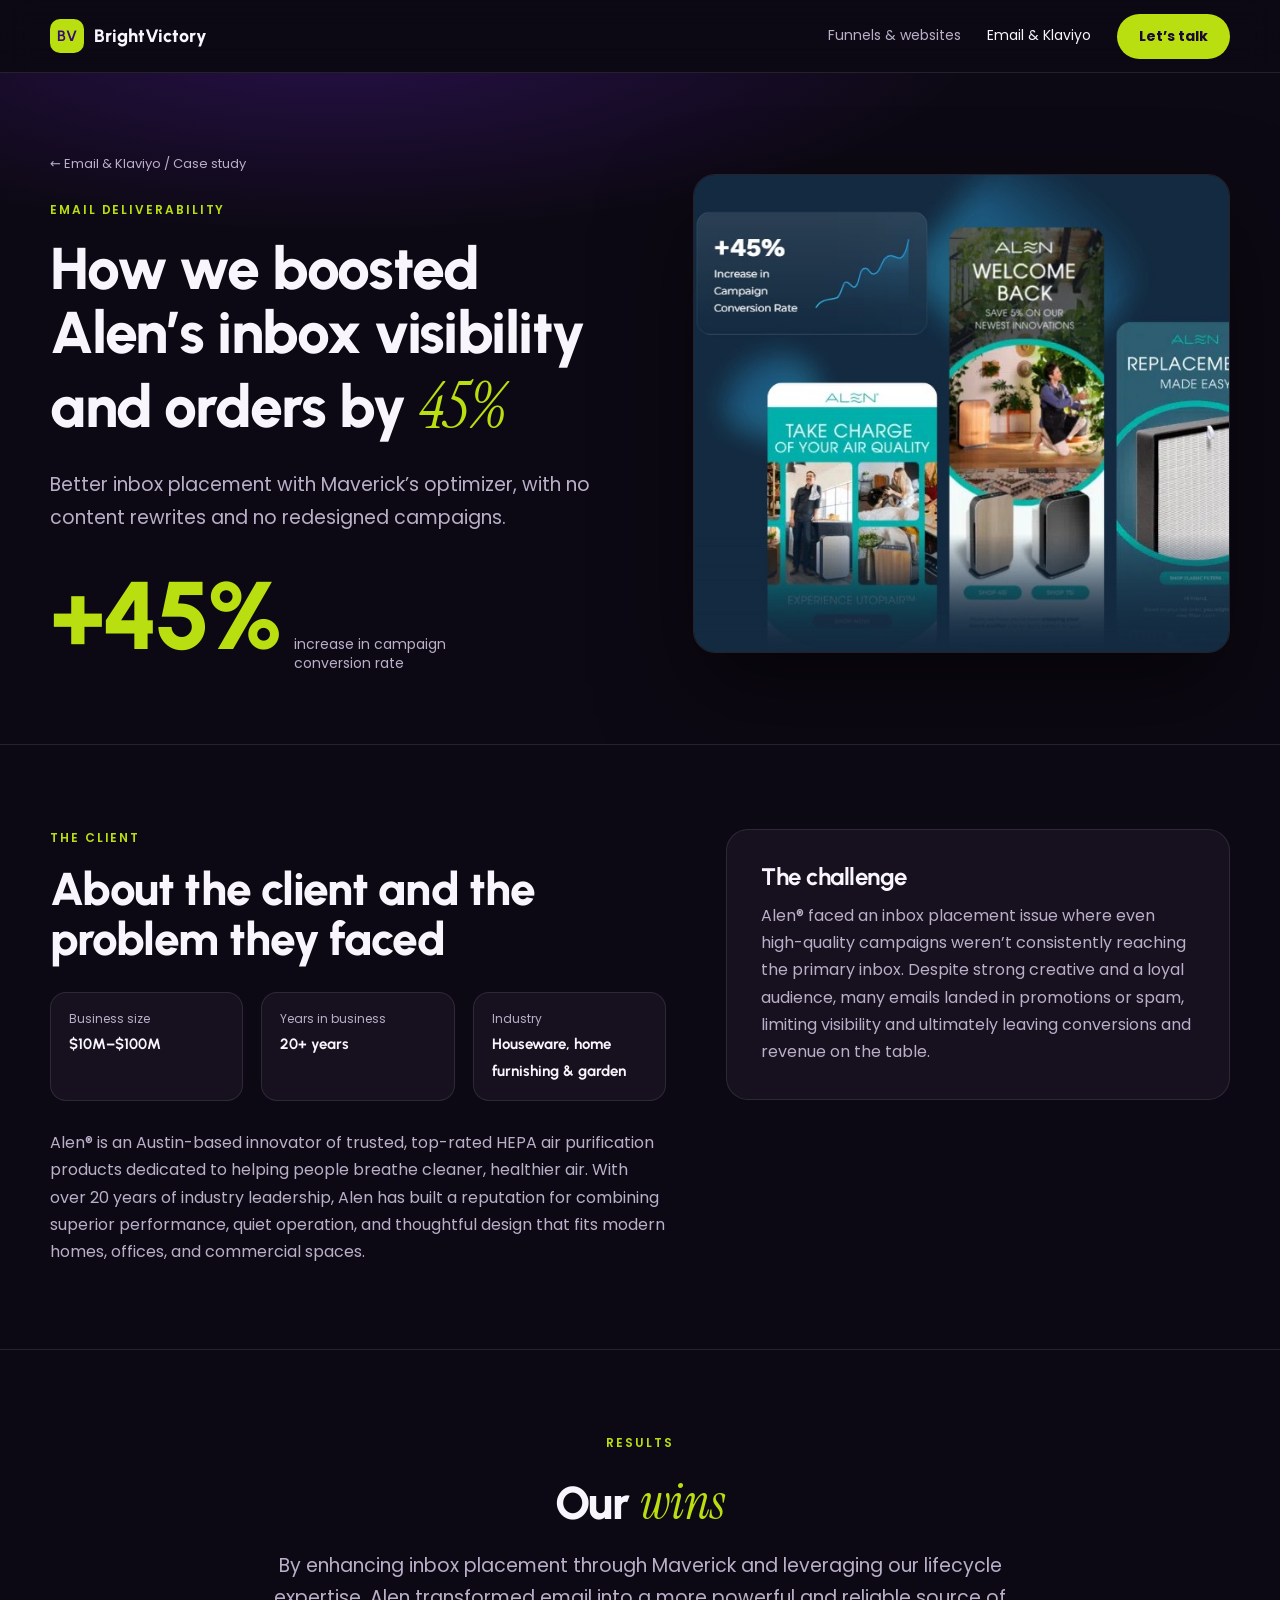
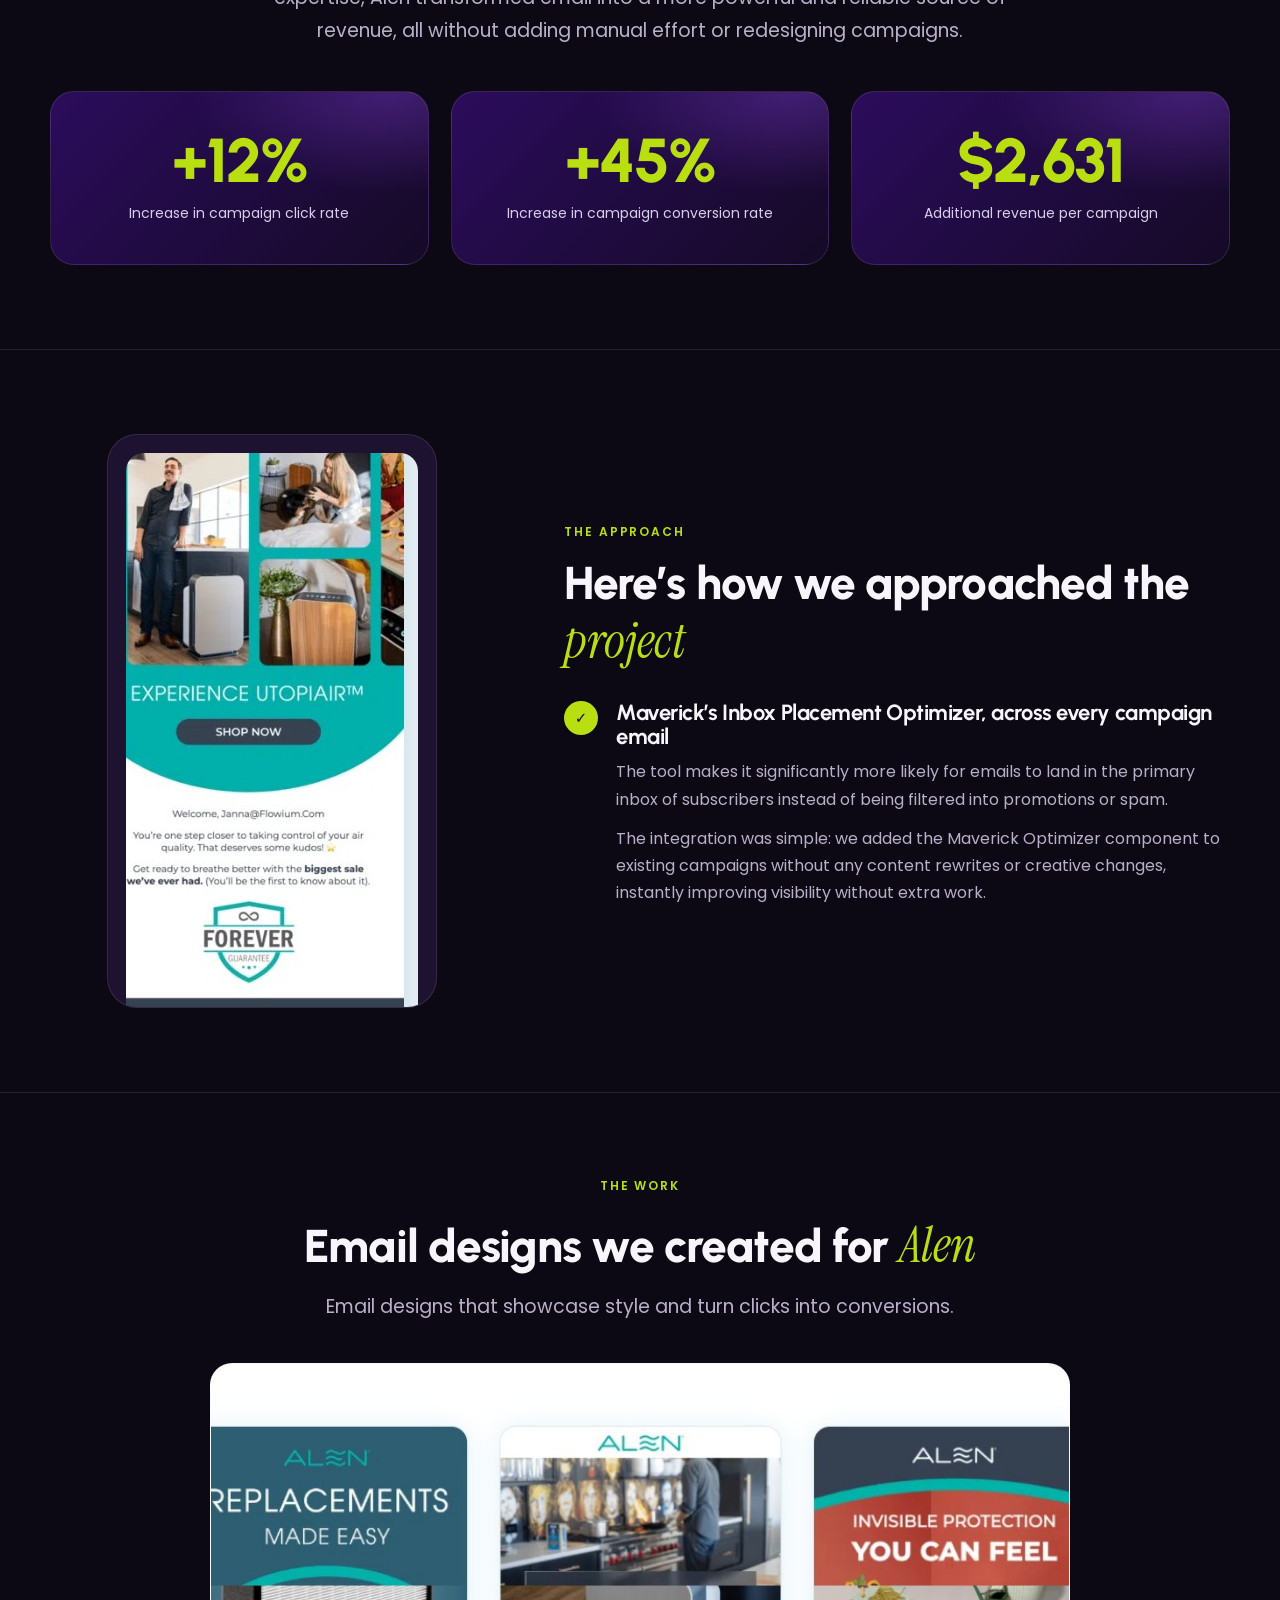
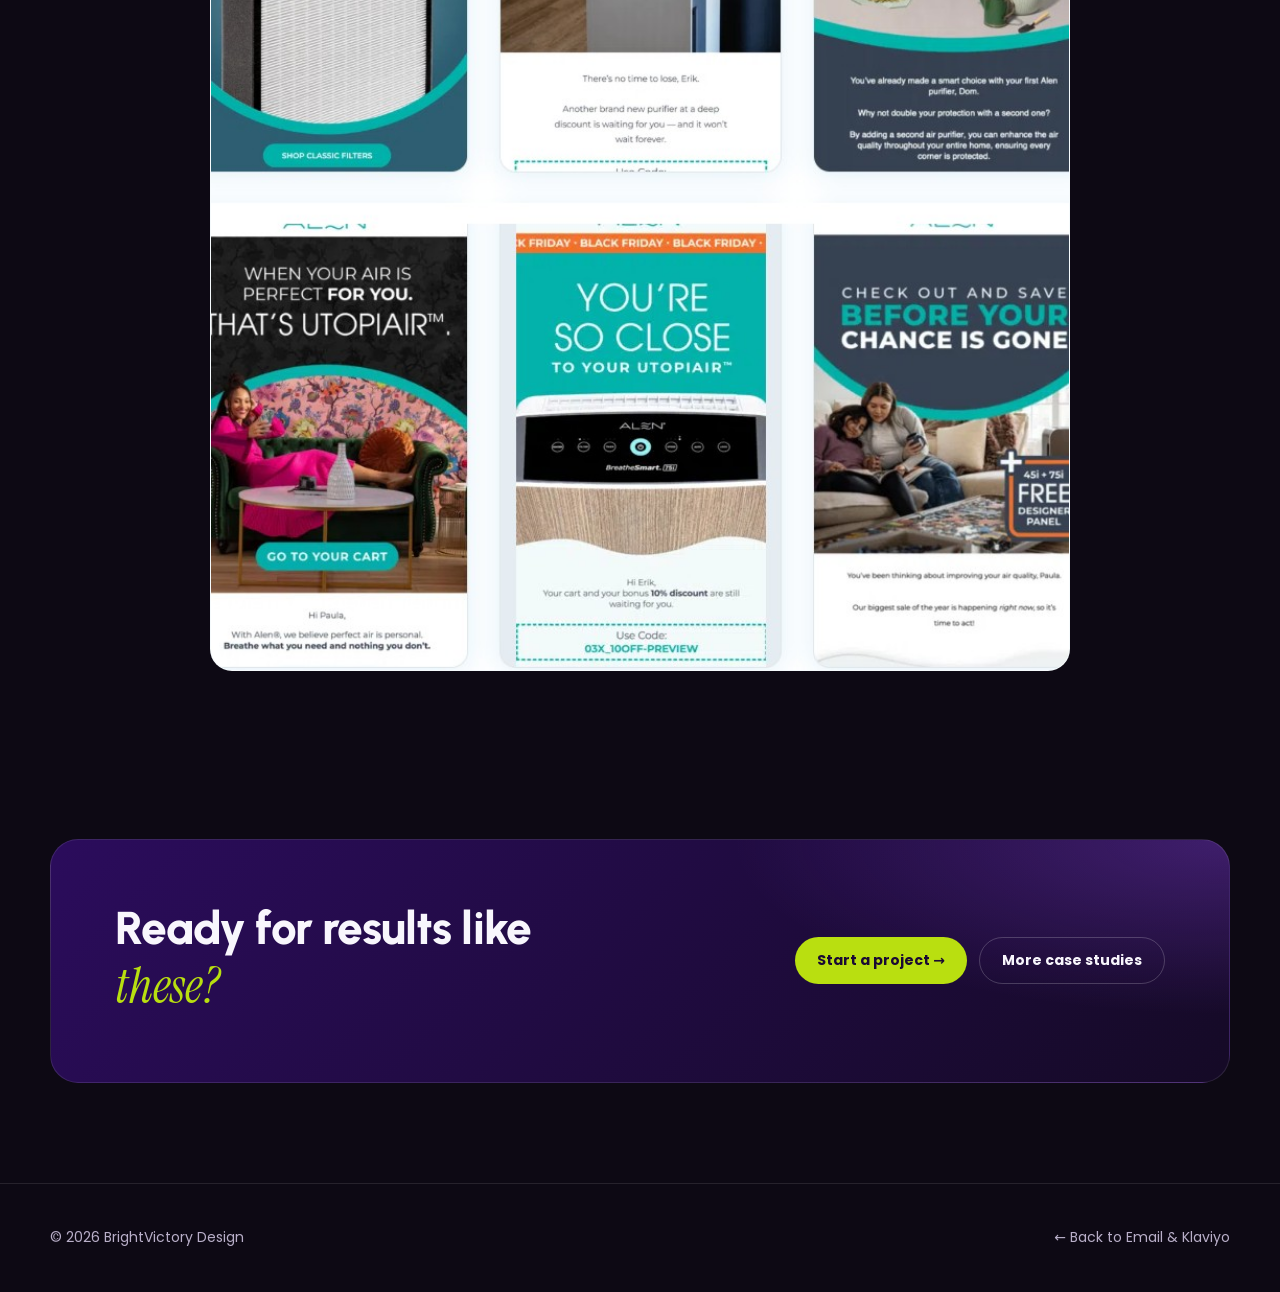
<file: maverick-inbox-placement.html>
<!DOCTYPE html><html lang="en"><head><meta charset="utf-8"><meta name="viewport" content="width=device-width,initial-scale=1,viewport-fit=cover">
<title>Alen: Inbox Placement Case Study, +45% Conversion Rate | BrightVictory Design</title>
<meta name="description" content="How Maverick's Inbox Placement Optimizer increased campaign conversion rate by 45% for Alen, a leading HEPA air purifier brand.">
<meta name="theme-color" content="#390A75">
<meta property="og:title" content="How We Boosted Alen's Inbox Visibility and Orders by 45%"><meta property="og:description" content="+12% click rate, +45% conversion rate and $2,631 more revenue per campaign, without rewriting a single email."><meta property="og:image" content="https://YOUR-DOMAIN.com/og-card.jpg"><meta name="twitter:card" content="summary_large_image">
<link rel="preconnect" href="https://fonts.googleapis.com"><link rel="preconnect" href="https://fonts.gstatic.com" crossorigin>
<link rel="stylesheet" href="https://fonts.googleapis.com/css2?family=Instrument+Serif:ital@1&family=Poppins:wght@400;500;600;700&family=Urbanist:wght@700;800&display=swap">
<link rel="stylesheet" href="site.css">
<style>
.hero{position:relative;padding:80px 0 70px;overflow:hidden}.hero .wrap{position:relative;z-index:1;display:grid;grid-template-columns:1.05fr .95fr;gap:50px;align-items:center}
.crumb{font-size:13px;color:var(--muted);margin-bottom:26px;display:block}.crumb a:hover{color:var(--white)}
.hero h1{font-size:clamp(34px,4.6vw,60px);margin-bottom:22px}
.big{margin-top:34px;display:flex;align-items:baseline;gap:14px;flex-wrap:wrap}.big b{font:800 clamp(52px,8vw,96px) var(--heading);color:var(--lime);line-height:1;letter-spacing:-.04em}.big span{color:var(--muted);font-size:14px;max-width:18ch;line-height:1.4}
.hero-img{border-radius:22px;overflow:hidden;border:1px solid var(--line);box-shadow:0 40px 90px #00000080;transform:rotate(1.5deg)}
section.blk{padding:84px 0;border-top:1px solid var(--line)}
.about{display:grid;grid-template-columns:1.1fr .9fr;gap:60px}
.meta{display:grid;grid-template-columns:repeat(3,1fr);gap:18px;margin:28px 0}.meta div{background:var(--card);border:1px solid var(--line);border-radius:16px;padding:16px 18px}.meta small{display:block;color:var(--muted);font-size:12px}.meta b{font:700 15px var(--heading)}
.about p{color:var(--muted)}
.challenge{align-self:start;background:var(--card);border:1px solid var(--line);border-radius:22px;padding:34px}.challenge h3{font-size:24px;margin-bottom:12px}
.wins{text-align:center}.wins .lead{margin:16px auto 0}
.stats3{display:grid;grid-template-columns:repeat(3,1fr);gap:22px;margin-top:44px}
.stat{background:radial-gradient(80% 90% at 90% 0%,#8c45e655,transparent 65%),linear-gradient(135deg,#2b0c5c,#150a26);border:1px solid var(--line);border-radius:24px;padding:38px 24px}.stat b{display:block;font:800 clamp(40px,5vw,62px) var(--heading);color:var(--lime);line-height:1;letter-spacing:-.03em}.stat span{display:block;margin-top:10px;color:#d8cdea;font-size:14px}
.how .wrap{display:grid;grid-template-columns:.8fr 1.2fr;gap:70px;align-items:center}
.phone{border-radius:30px;background:#1d1230;border:1px solid var(--line);padding:18px 18px 0;overflow:hidden;max-width:380px;justify-self:center}.phone .screen{border-radius:18px 18px 0 0;overflow:hidden;background:#fff}.phone img{width:100%;display:block}
.pt{display:flex;gap:18px;margin-top:28px}.pt i{flex:none;width:34px;height:34px;border-radius:50%;background:var(--lime);color:#1a0a33;font:800 15px/34px var(--body);text-align:center;font-style:normal}.pt h3{font-size:22px;margin-bottom:10px}.pt p{color:var(--muted);margin-bottom:12px}
.gal{margin-top:40px;border-radius:22px;overflow:hidden;border:1px solid var(--line);background:#f4f9fc;max-width:860px;margin-inline:auto}.gal img{width:100%;transition:transform .8s cubic-bezier(.16,.84,.24,1)}.gal:hover img{transform:scale(1.03)}
.cta{border-radius:28px;padding:clamp(32px,6vw,64px);background:radial-gradient(70% 120% at 100% 0%,#8c45e655,transparent 60%),linear-gradient(135deg,#2b0c5c,#150a26);border:1px solid var(--line);display:flex;justify-content:space-between;align-items:center;gap:30px;flex-wrap:wrap}.cta h2{max-width:18ch}.cta .r{display:flex;gap:12px;flex-wrap:wrap}
@media(max-width:900px){.hero .wrap,.about,.how .wrap,.stats3{grid-template-columns:1fr}.meta{grid-template-columns:1fr}.hero-img{transform:none}}
</style></head><body>
<header class="site-header"><div class="wrap"><a class="brand" href="index.html"><b>BV</b>BrightVictory</a><nav><a href="index.html#work">Funnels &amp; websites</a><a class="on" href="email-marketing.html">Email &amp; Klaviyo</a><a class="btn" href="index.html#contact">Let’s talk</a></nav></div></header>
<main>
<section class="hero"><div class="glow"></div><div class="wrap"><div>
<span class="crumb"><a href="email-marketing.html">← Email &amp; Klaviyo</a> / Case study</span>
<span class="eyebrow">Email deliverability</span>
<h1>How we boosted Alen’s inbox visibility and orders by <em>45%</em></h1>
<p class="lead">Better inbox placement with Maverick’s optimizer, with no content rewrites and no redesigned campaigns.</p>
<div class="big"><b>+45%</b><span>increase in campaign conversion rate</span></div></div>
<div class="hero-img rv"><img src="alen-hero.jpg" alt="Alen email designs"></div></div></section>

<section class="blk"><div class="wrap about">
<div class="rv"><span class="eyebrow">The client</span><h2>About the client and the problem they faced</h2>
<div class="meta"><div><small>Business size</small><b>$10M–$100M</b></div><div><small>Years in business</small><b>20+ years</b></div><div><small>Industry</small><b>Houseware, home furnishing &amp; garden</b></div></div>
<p>Alen® is an Austin-based innovator of trusted, top-rated HEPA air purification products dedicated to helping people breathe cleaner, healthier air. With over 20 years of industry leadership, Alen has built a reputation for combining superior performance, quiet operation, and thoughtful design that fits modern homes, offices, and commercial spaces.</p></div>
<div class="challenge rv"><h3>The challenge</h3><p>Alen® faced an inbox placement issue where even high-quality campaigns weren’t consistently reaching the primary inbox. Despite strong creative and a loyal audience, many emails landed in promotions or spam, limiting visibility and ultimately leaving conversions and revenue on the table.</p></div>
</div></section>

<section class="blk wins"><div class="wrap"><div class="rv"><span class="eyebrow">Results</span><h2>Our <em>wins</em></h2>
<p class="lead">By enhancing inbox placement through Maverick and leveraging our lifecycle expertise, Alen transformed email into a more powerful and reliable source of revenue, all without adding manual effort or redesigning campaigns.</p></div>
<div class="stats3"><div class="stat rv"><b>+12%</b><span>Increase in campaign click rate</span></div><div class="stat rv"><b>+45%</b><span>Increase in campaign conversion rate</span></div><div class="stat rv"><b>$2,631</b><span>Additional revenue per campaign</span></div></div></div></section>

<section class="blk how"><div class="wrap">
<div class="phone rv"><div class="screen"><img src="alen-email.jpg" alt="Alen welcome email design" loading="lazy"></div></div>
<div class="rv"><span class="eyebrow">The approach</span><h2>Here’s how we approached the <em>project</em></h2>
<div class="pt"><i>✓</i><div><h3>Maverick’s Inbox Placement Optimizer, across every campaign email</h3><p>The tool makes it significantly more likely for emails to land in the primary inbox of subscribers instead of being filtered into promotions or spam.</p><p>The integration was simple: we added the Maverick Optimizer component to existing campaigns without any content rewrites or creative changes, instantly improving visibility without extra work.</p></div></div></div>
</div></section>

<section class="blk"><div class="wrap"><div class="rv" style="text-align:center"><span class="eyebrow">The work</span><h2>Email designs we created for <em>Alen</em></h2><p class="lead" style="margin:14px auto 0">Email designs that showcase style and turn clicks into conversions.</p></div>
<div class="gal rv"><img src="alen-gallery.jpg" alt="Alen email designs" loading="lazy"></div></div></section>

<section class="wrap" style="margin-top:84px"><div class="cta rv"><h2>Ready for results like <em>these?</em></h2><div class="r"><a class="btn" href="index.html#contact">Start a project →</a><a class="btn ghost" href="email-marketing.html">More case studies</a></div></div></section>
</main>
<footer><div class="wrap"><span>© 2026 BrightVictory Design</span><a href="email-marketing.html">← Back to Email &amp; Klaviyo</a></div></footer>
<script>
(function(){var io='IntersectionObserver' in window?new IntersectionObserver(function(es){es.forEach(function(e){if(e.isIntersecting){e.target.classList.add('in');io.unobserve(e.target);}});},{threshold:.15}):null;
document.querySelectorAll('.rv').forEach(function(el){io?io.observe(el):el.classList.add('in');});})();
</script></body></html>
</file>
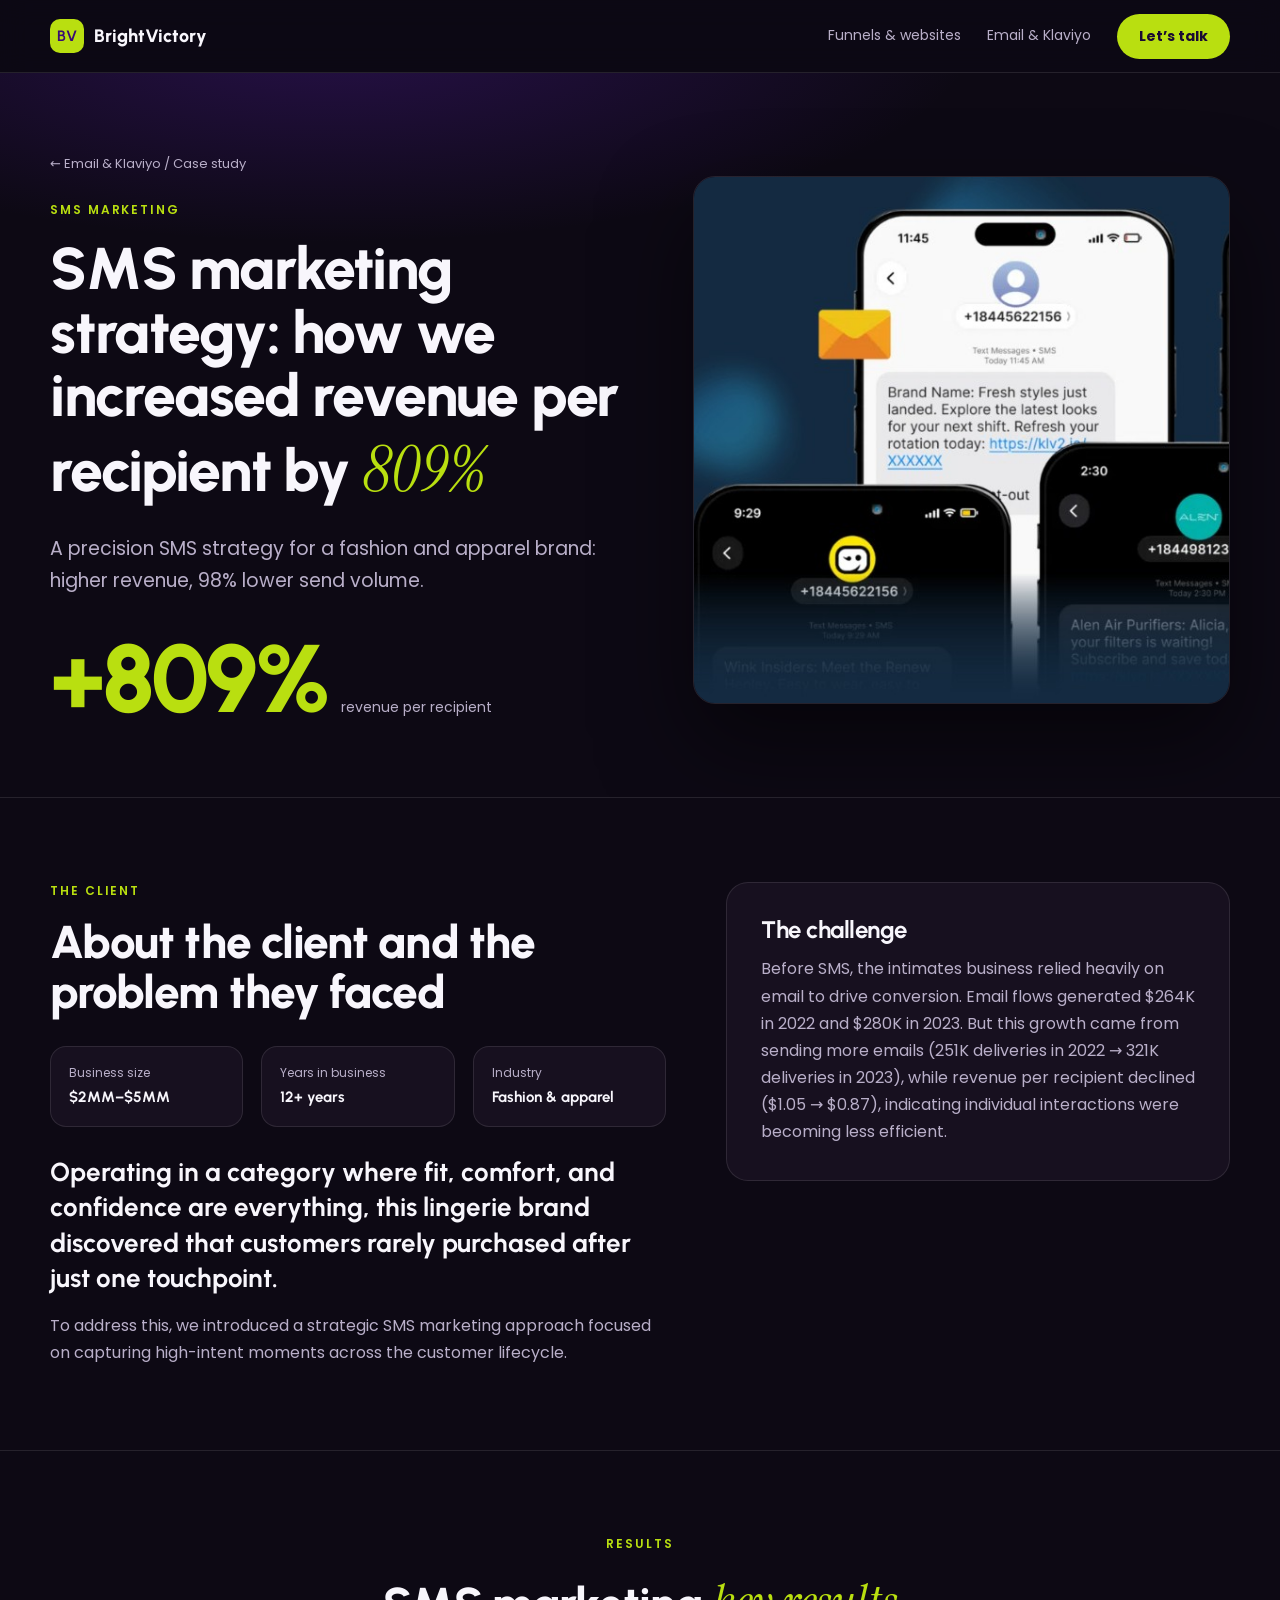
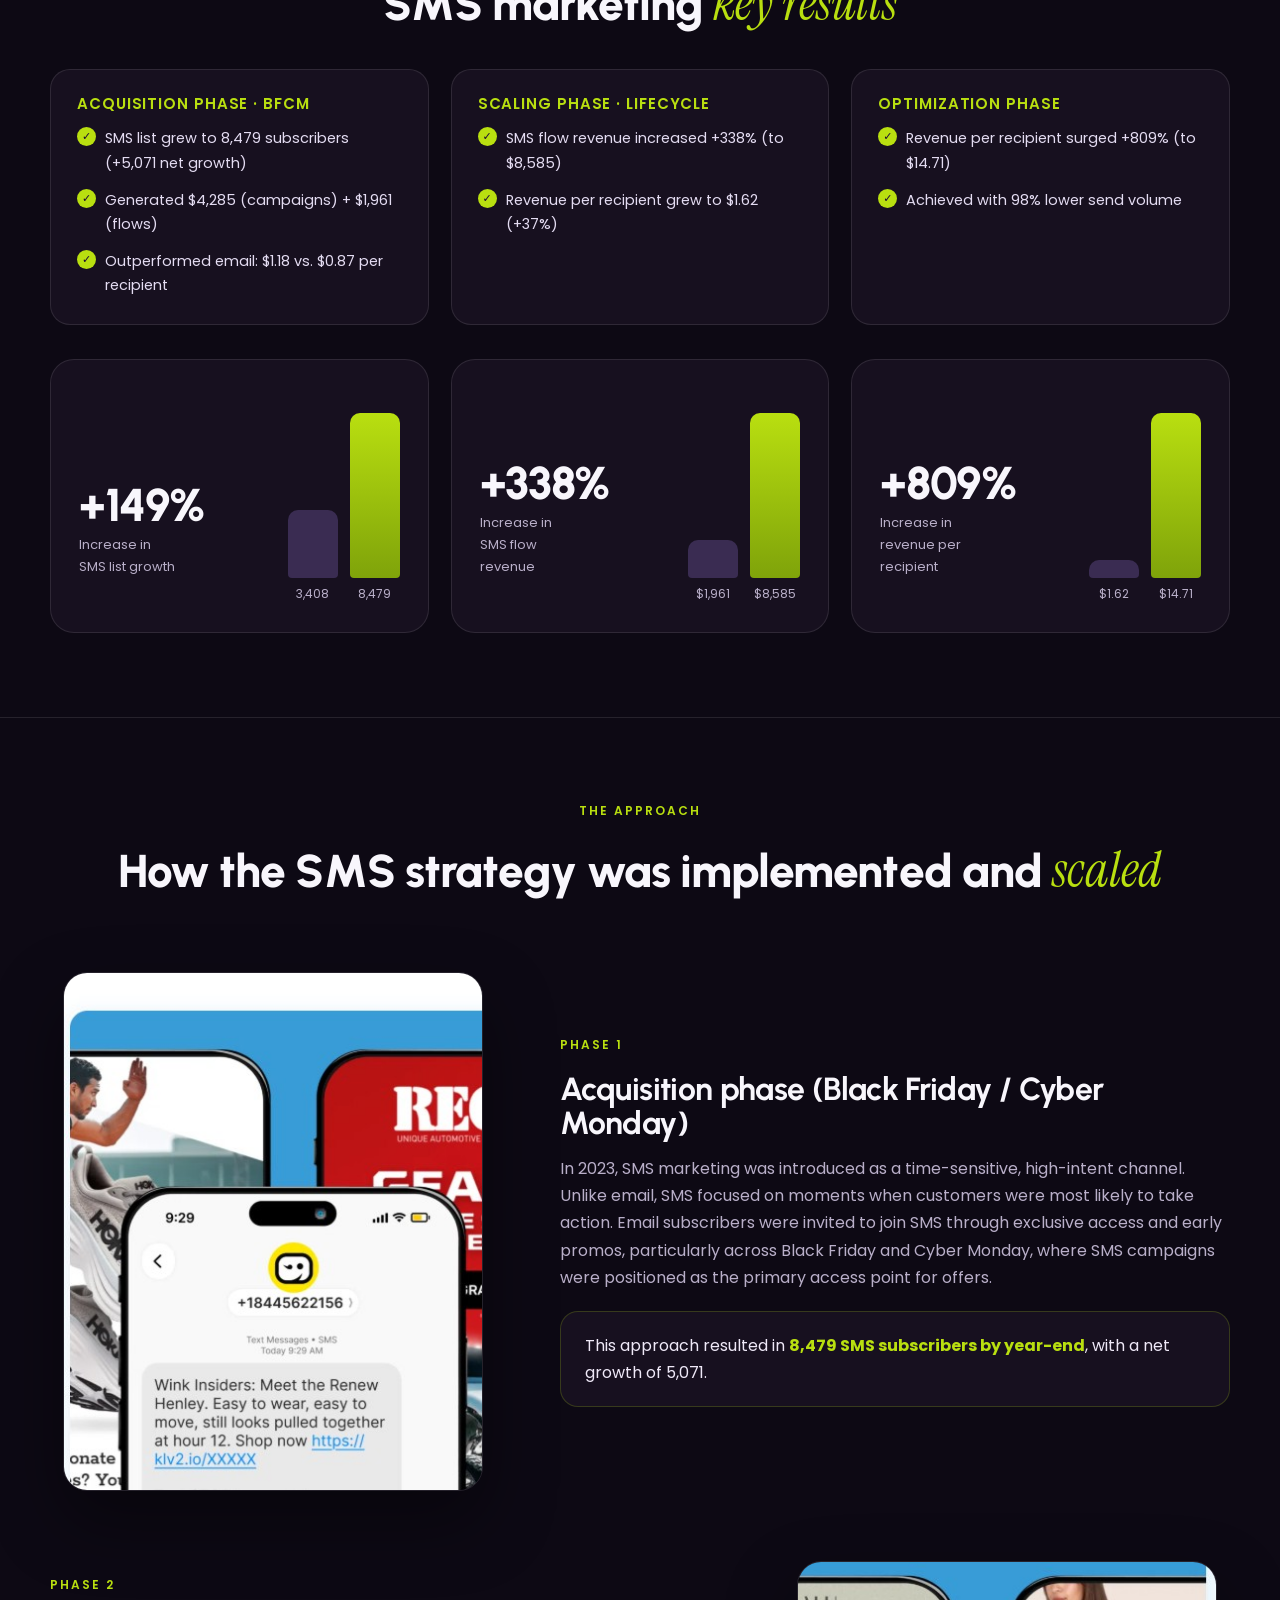
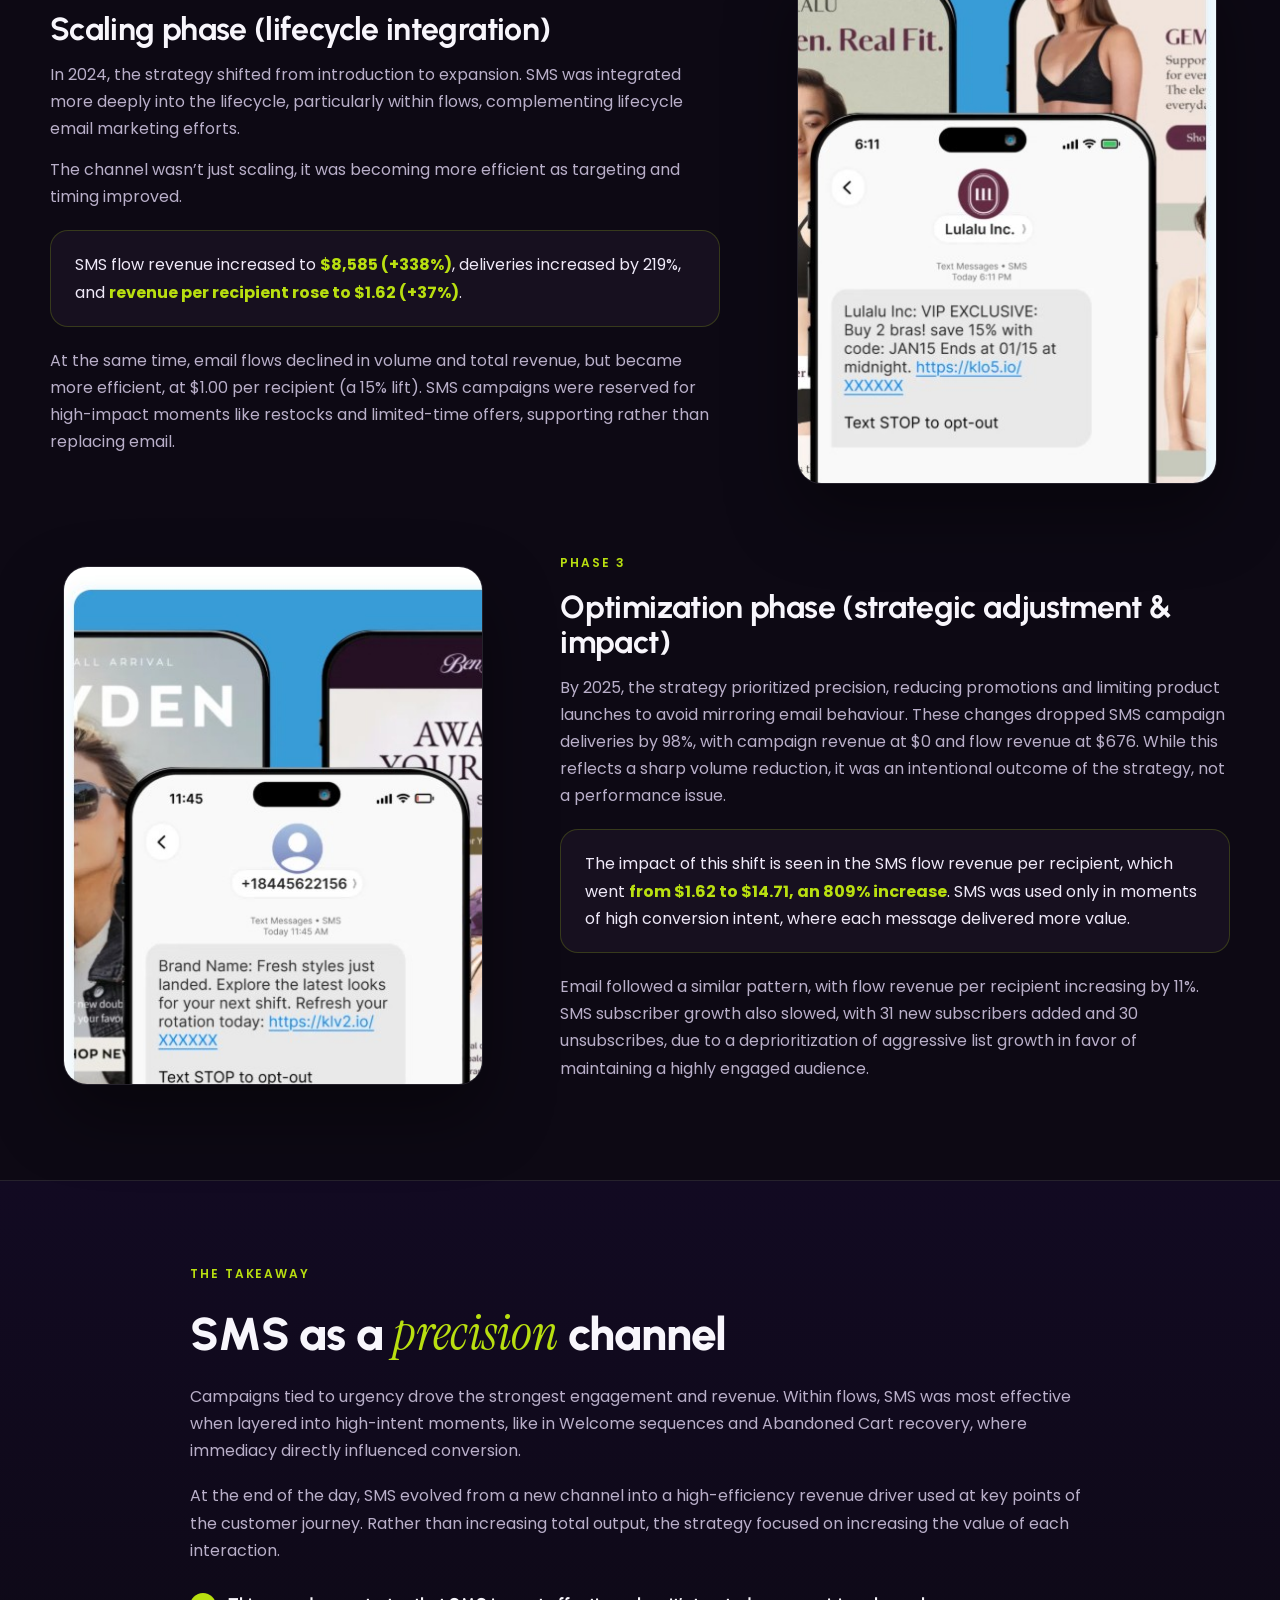
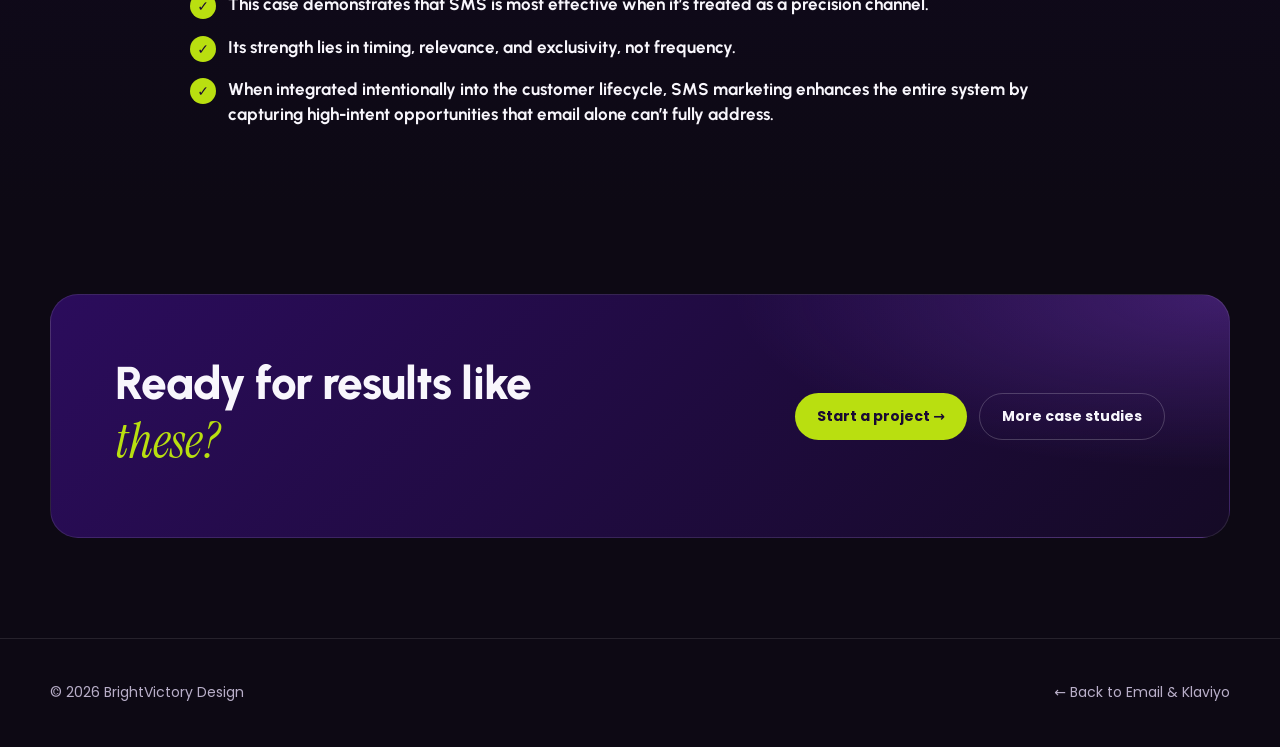
<file: sms-marketing-strategy.html>
<!DOCTYPE html><html lang="en"><head><meta charset="utf-8"><meta name="viewport" content="width=device-width,initial-scale=1,viewport-fit=cover">
<title>SMS Marketing Strategy: +809% Revenue per Recipient | BrightVictory Design</title>
<meta name="description" content="How a precision SMS strategy increased revenue per recipient by 809% for a fashion and apparel brand, with 98% lower send volume.">
<meta name="theme-color" content="#390A75">
<meta property="og:title" content="SMS Marketing Strategy: +809% Revenue per Recipient"><meta property="og:description" content="A precision SMS strategy for a fashion and apparel brand, with 98% lower send volume."><meta property="og:image" content="https://YOUR-DOMAIN.com/og-card.jpg"><meta name="twitter:card" content="summary_large_image">
<link rel="preconnect" href="https://fonts.googleapis.com"><link rel="preconnect" href="https://fonts.gstatic.com" crossorigin>
<link rel="stylesheet" href="https://fonts.googleapis.com/css2?family=Instrument+Serif:ital@1&family=Poppins:wght@400;500;600;700&family=Urbanist:wght@700;800&display=swap">
<link rel="stylesheet" href="site.css">
<style>
.hero{position:relative;padding:80px 0 70px;overflow:hidden}.hero .wrap{position:relative;z-index:1;display:grid;grid-template-columns:1.05fr .95fr;gap:50px;align-items:center}
.crumb{font-size:13px;color:var(--muted);margin-bottom:26px;display:block}.crumb a:hover{color:var(--white)}
.hero h1{font-size:clamp(34px,4.6vw,60px);margin-bottom:22px}
.big{margin-top:34px;display:flex;align-items:baseline;gap:14px;flex-wrap:wrap}.big b{font:800 clamp(52px,8vw,96px) var(--heading);color:var(--lime);line-height:1;letter-spacing:-.04em}.big span{color:var(--muted);font-size:14px;max-width:18ch;line-height:1.4}
.hero-img{border-radius:22px;overflow:hidden;border:1px solid var(--line);box-shadow:0 40px 90px #00000080;transform:rotate(1.5deg)}
section.blk{padding:84px 0;border-top:1px solid var(--line)}
.about{display:grid;grid-template-columns:1.1fr .9fr;gap:60px}
.meta{display:grid;grid-template-columns:repeat(3,1fr);gap:18px;margin:28px 0}.meta div{background:var(--card);border:1px solid var(--line);border-radius:16px;padding:16px 18px}.meta small{display:block;color:var(--muted);font-size:12px}.meta b{font:700 15px var(--heading)}
.about p{color:var(--muted)}.about .strong{color:var(--white);font:700 clamp(20px,2.2vw,26px)/1.35 var(--heading);margin-bottom:16px}
.challenge{align-self:start;background:var(--card);border:1px solid var(--line);border-radius:22px;padding:34px}.challenge h3{font-size:24px;margin-bottom:12px}
.phase-list{display:grid;grid-template-columns:repeat(3,1fr);gap:22px;margin:34px 0}
.phase-list div{background:var(--card);border:1px solid var(--line);border-radius:20px;padding:26px}.phase-list h3{font-size:15px;color:var(--lime);letter-spacing:.06em;text-transform:uppercase;margin-bottom:14px;font-family:var(--body);font-weight:600}
.ticks{list-style:none;display:grid;gap:12px}.ticks li{padding-left:28px;position:relative;color:#e4dcf2;font-size:14.5px}.ticks li:before{content:"✓";position:absolute;left:0;top:1px;width:19px;height:19px;border-radius:50%;background:var(--lime);color:#1a0a33;font:800 11px/19px var(--body);text-align:center}
.charts{display:grid;grid-template-columns:repeat(3,1fr);gap:22px}
.chart{background:var(--card);border:1px solid var(--line);border-radius:24px;padding:28px 28px 54px;display:flex;justify-content:space-between;align-items:flex-end;min-height:270px;gap:10px}
.chart .n b{display:block;font:800 clamp(32px,4vw,46px) var(--heading);letter-spacing:-.03em;line-height:1}.chart .n span{color:var(--muted);font-size:13px;display:block;margin-top:6px;max-width:12ch}
.bars{display:flex;gap:12px;align-items:flex-end;height:190px}.bar{width:50px;border-radius:10px 10px 4px 4px;height:0;transition:height 1.3s cubic-bezier(.16,.84,.24,1);position:relative}.bar small{position:absolute;bottom:-26px;left:50%;transform:translateX(-50%);font-size:12px;color:var(--muted);white-space:nowrap}
.bar.a{background:#3a2c52}.bar.b{background:linear-gradient(180deg,var(--lime),#7fa30a)}.chart.in .bar.a{height:var(--h1)}.chart.in .bar.b{height:var(--h2)}
.row{display:grid;grid-template-columns:.8fr 1.2fr;gap:64px;align-items:center;margin-top:70px}.row.flip{grid-template-columns:1.2fr .8fr}.row.flip .ph{order:2}
.ph{border-radius:24px;overflow:hidden;border:1px solid var(--line);box-shadow:0 30px 70px #00000066;max-width:420px;justify-self:center}.ph img{width:100%;transition:transform .8s cubic-bezier(.16,.84,.24,1)}.ph:hover img{transform:scale(1.04)}
.row h3{font-size:clamp(24px,2.6vw,32px);margin:8px 0 14px}.row p{color:var(--muted);margin-bottom:14px}
.hl{background:var(--card);border:1px solid #b9df1033;border-radius:18px;padding:20px 24px;margin:20px 0;color:#efe9f8}.hl b{color:var(--lime)}
.take{background:linear-gradient(180deg,#120a22,#0d0914)}.take .wrap{max-width:900px}.take p{color:var(--muted);margin:18px 0}
.take .ticks{margin-top:28px;gap:18px}.take .ticks li{font:700 17px/1.45 var(--heading);color:var(--white);padding-left:38px}.take .ticks li:before{width:26px;height:26px;font-size:14px;line-height:26px}
.cta{border-radius:28px;padding:clamp(32px,6vw,64px);background:radial-gradient(70% 120% at 100% 0%,#8c45e655,transparent 60%),linear-gradient(135deg,#2b0c5c,#150a26);border:1px solid var(--line);display:flex;justify-content:space-between;align-items:center;gap:30px;flex-wrap:wrap}.cta h2{max-width:18ch}.cta .r{display:flex;gap:12px;flex-wrap:wrap}
@media(max-width:900px){.hero .wrap,.about,.row,.row.flip,.charts,.phase-list{grid-template-columns:1fr}.meta{grid-template-columns:1fr}.row.flip .ph{order:0}.hero-img{transform:none}}
@media(prefers-reduced-motion:reduce){.bar{transition:none}}
</style></head><body>
<header class="site-header"><div class="wrap"><a class="brand" href="index.html"><b>BV</b>BrightVictory</a><nav><a href="index.html#work">Funnels &amp; websites</a><a href="email-marketing.html">Email &amp; Klaviyo</a><a class="btn" href="index.html#contact">Let’s talk</a></nav></div></header>
<main>
<section class="hero"><div class="glow"></div><div class="wrap"><div>
<span class="crumb"><a href="email-marketing.html">← Email &amp; Klaviyo</a> / Case study</span>
<span class="eyebrow">SMS marketing</span>
<h1>SMS marketing strategy: how we increased revenue per recipient by <em>809%</em></h1>
<p class="lead">A precision SMS strategy for a fashion and apparel brand: higher revenue, 98% lower send volume.</p>
<div class="big"><b>+809%</b><span>revenue per recipient</span></div></div>
<div class="hero-img rv"><img src="sms-hero.jpg" alt="SMS message designs"></div></div></section>

<section class="blk"><div class="wrap about">
<div class="rv"><span class="eyebrow">The client</span><h2>About the client and the problem they faced</h2>
<div class="meta"><div><small>Business size</small><b>$2MM–$5MM</b></div><div><small>Years in business</small><b>12+ years</b></div><div><small>Industry</small><b>Fashion &amp; apparel</b></div></div>
<p class="strong">Operating in a category where fit, comfort, and confidence are everything, this lingerie brand discovered that customers rarely purchased after just one touchpoint.</p>
<p>To address this, we introduced a strategic SMS marketing approach focused on capturing high-intent moments across the customer lifecycle.</p></div>
<div class="challenge rv"><h3>The challenge</h3><p>Before SMS, the intimates business relied heavily on email to drive conversion. Email flows generated $264K in 2022 and $280K in 2023. But this growth came from sending more emails (251K deliveries in 2022 → 321K deliveries in 2023), while revenue per recipient declined ($1.05 → $0.87), indicating individual interactions were becoming less efficient.</p></div>
</div></section>

<section class="blk"><div class="wrap"><div class="rv" style="text-align:center"><span class="eyebrow">Results</span><h2>SMS marketing <em>key results</em></h2></div>
<div class="phase-list rv">
<div><h3>Acquisition phase · BFCM</h3><ul class="ticks"><li>SMS list grew to 8,479 subscribers (+5,071 net growth)</li><li>Generated $4,285 (campaigns) + $1,961 (flows)</li><li>Outperformed email: $1.18 vs. $0.87 per recipient</li></ul></div>
<div><h3>Scaling phase · lifecycle</h3><ul class="ticks"><li>SMS flow revenue increased +338% (to $8,585)</li><li>Revenue per recipient grew to $1.62 (+37%)</li></ul></div>
<div><h3>Optimization phase</h3><ul class="ticks"><li>Revenue per recipient surged +809% (to $14.71)</li><li>Achieved with 98% lower send volume</li></ul></div></div>
<div class="charts">
<div class="chart rv"><div class="n"><b>+149%</b><span>Increase in SMS list growth</span></div><div class="bars"><div class="bar a" style="--h1:68px"><small>3,408</small></div><div class="bar b" style="--h2:165px"><small>8,479</small></div></div></div>
<div class="chart rv"><div class="n"><b>+338%</b><span>Increase in SMS flow revenue</span></div><div class="bars"><div class="bar a" style="--h1:38px"><small>$1,961</small></div><div class="bar b" style="--h2:165px"><small>$8,585</small></div></div></div>
<div class="chart rv"><div class="n"><b>+809%</b><span>Increase in revenue per recipient</span></div><div class="bars"><div class="bar a" style="--h1:18px"><small>$1.62</small></div><div class="bar b" style="--h2:165px"><small>$14.71</small></div></div></div>
</div></div></section>

<section class="blk"><div class="wrap"><div class="rv" style="text-align:center"><span class="eyebrow">The approach</span><h2>How the SMS strategy was implemented and <em>scaled</em></h2></div>
<div class="row rv"><div class="ph"><img src="sms-phase1.jpg" alt="Acquisition phase SMS example" loading="lazy"></div><div><span class="eyebrow">Phase 1</span><h3>Acquisition phase (Black Friday / Cyber Monday)</h3><p>In 2023, SMS marketing was introduced as a time-sensitive, high-intent channel. Unlike email, SMS focused on moments when customers were most likely to take action. Email subscribers were invited to join SMS through exclusive access and early promos, particularly across Black Friday and Cyber Monday, where SMS campaigns were positioned as the primary access point for offers.</p><div class="hl">This approach resulted in <b>8,479 SMS subscribers by year-end</b>, with a net growth of 5,071.</div></div></div>
<div class="row flip rv"><div><span class="eyebrow">Phase 2</span><h3>Scaling phase (lifecycle integration)</h3><p>In 2024, the strategy shifted from introduction to expansion. SMS was integrated more deeply into the lifecycle, particularly within flows, complementing lifecycle email marketing efforts.</p><p>The channel wasn’t just scaling, it was becoming more efficient as targeting and timing improved.</p><div class="hl">SMS flow revenue increased to <b>$8,585 (+338%)</b>, deliveries increased by 219%, and <b>revenue per recipient rose to $1.62 (+37%)</b>.</div><p>At the same time, email flows declined in volume and total revenue, but became more efficient, at $1.00 per recipient (a 15% lift). SMS campaigns were reserved for high-impact moments like restocks and limited-time offers, supporting rather than replacing email.</p></div><div class="ph"><img src="sms-phase2.jpg" alt="Scaling phase SMS example" loading="lazy"></div></div>
<div class="row rv"><div class="ph"><img src="sms-phase3.jpg" alt="Optimization phase SMS example" loading="lazy"></div><div><span class="eyebrow">Phase 3</span><h3>Optimization phase (strategic adjustment &amp; impact)</h3><p>By 2025, the strategy prioritized precision, reducing promotions and limiting product launches to avoid mirroring email behaviour. These changes dropped SMS campaign deliveries by 98%, with campaign revenue at $0 and flow revenue at $676. While this reflects a sharp volume reduction, it was an intentional outcome of the strategy, not a performance issue.</p><div class="hl">The impact of this shift is seen in the SMS flow revenue per recipient, which went <b>from $1.62 to $14.71, an 809% increase</b>. SMS was used only in moments of high conversion intent, where each message delivered more value.</div><p>Email followed a similar pattern, with flow revenue per recipient increasing by 11%. SMS subscriber growth also slowed, with 31 new subscribers added and 30 unsubscribes, due to a deprioritization of aggressive list growth in favor of maintaining a highly engaged audience.</p></div></div>
</div></section>

<section class="blk take"><div class="wrap rv"><span class="eyebrow">The takeaway</span><h2>SMS as a <em>precision</em> channel</h2>
<p>Campaigns tied to urgency drove the strongest engagement and revenue. Within flows, SMS was most effective when layered into high-intent moments, like in Welcome sequences and Abandoned Cart recovery, where immediacy directly influenced conversion.</p>
<p>At the end of the day, SMS evolved from a new channel into a high-efficiency revenue driver used at key points of the customer journey. Rather than increasing total output, the strategy focused on increasing the value of each interaction.</p>
<ul class="ticks"><li>This case demonstrates that SMS is most effective when it’s treated as a precision channel.</li><li>Its strength lies in timing, relevance, and exclusivity, not frequency.</li><li>When integrated intentionally into the customer lifecycle, SMS marketing enhances the entire system by capturing high-intent opportunities that email alone can’t fully address.</li></ul></div></section>

<section class="wrap" style="margin-top:84px"><div class="cta rv"><h2>Ready for results like <em>these?</em></h2><div class="r"><a class="btn" href="index.html#contact">Start a project →</a><a class="btn ghost" href="email-marketing.html">More case studies</a></div></div></section>
</main>
<footer><div class="wrap"><span>© 2026 BrightVictory Design</span><a href="email-marketing.html">← Back to Email &amp; Klaviyo</a></div></footer>
<script>
(function(){var io='IntersectionObserver' in window?new IntersectionObserver(function(es){es.forEach(function(e){if(e.isIntersecting){e.target.classList.add('in');io.unobserve(e.target);}});},{threshold:.15}):null;
document.querySelectorAll('.rv').forEach(function(el){io?io.observe(el):el.classList.add('in');});})();
</script></body></html>
</file>
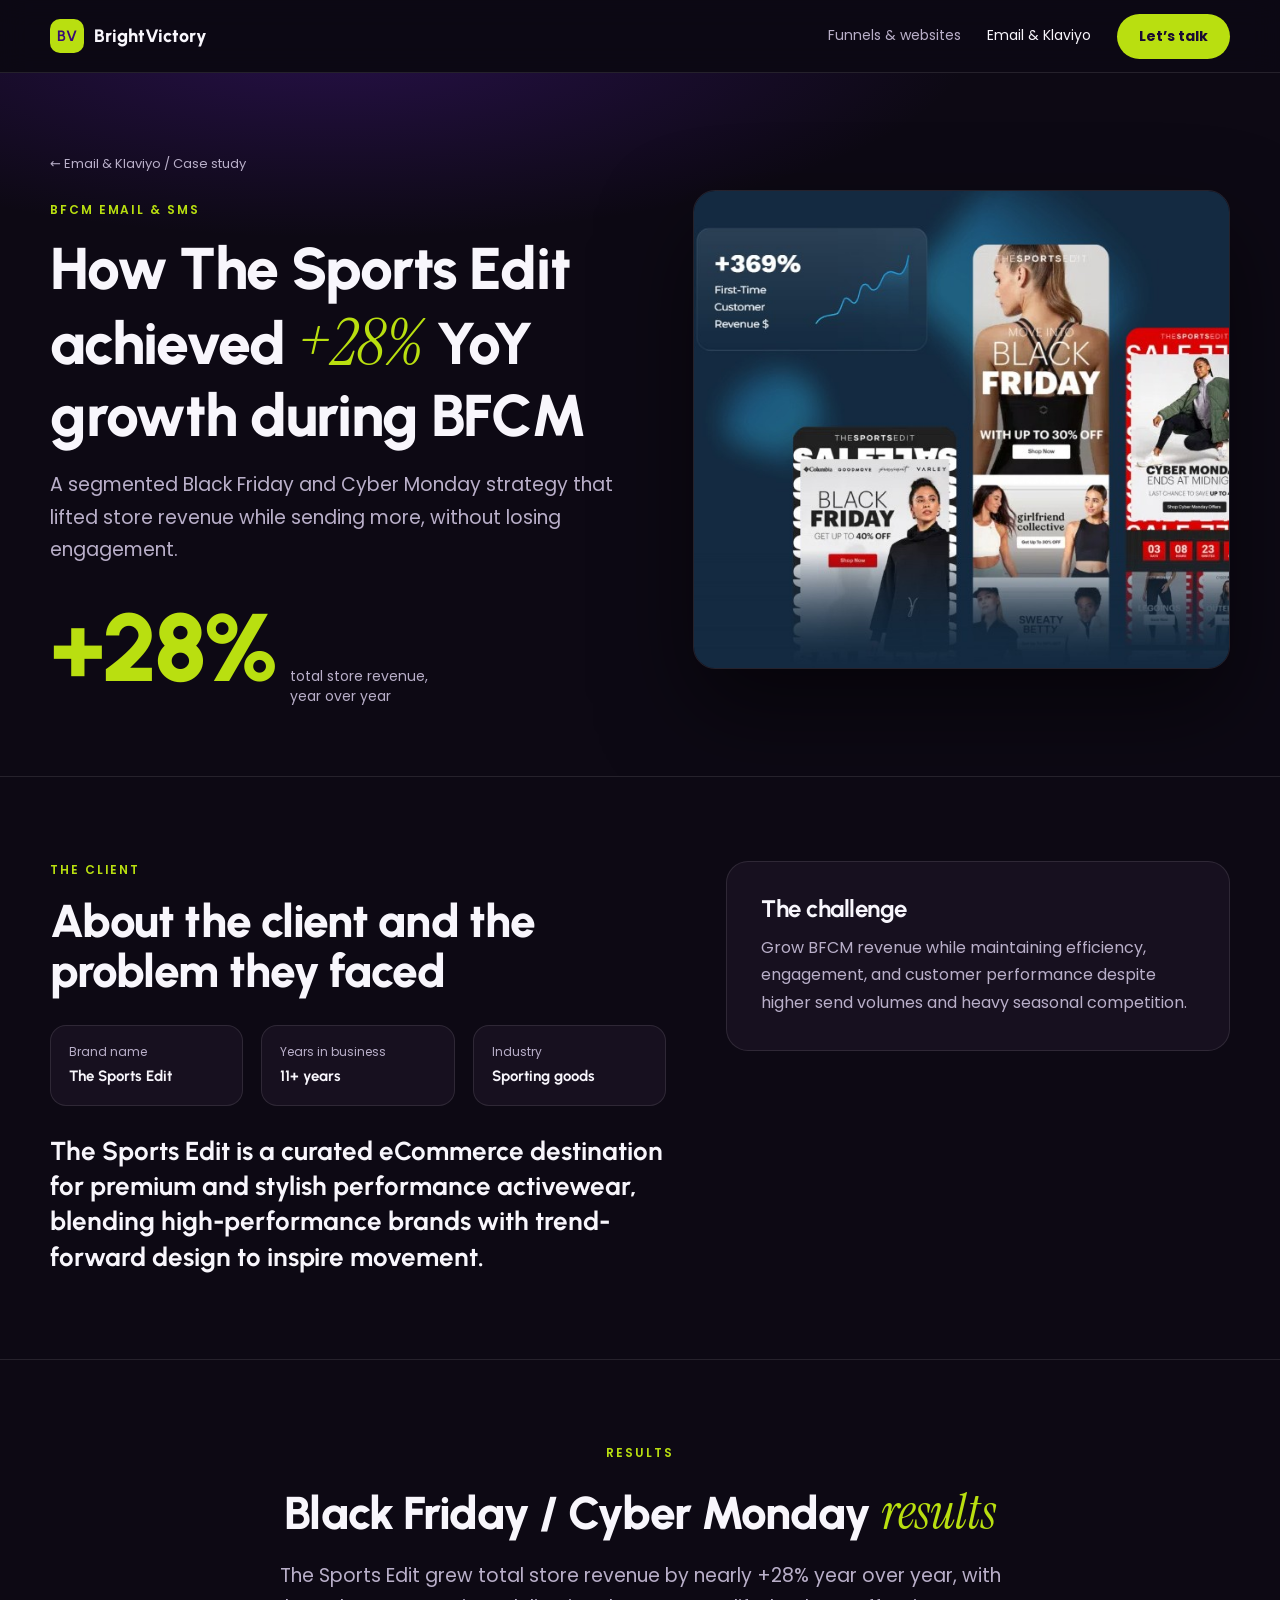
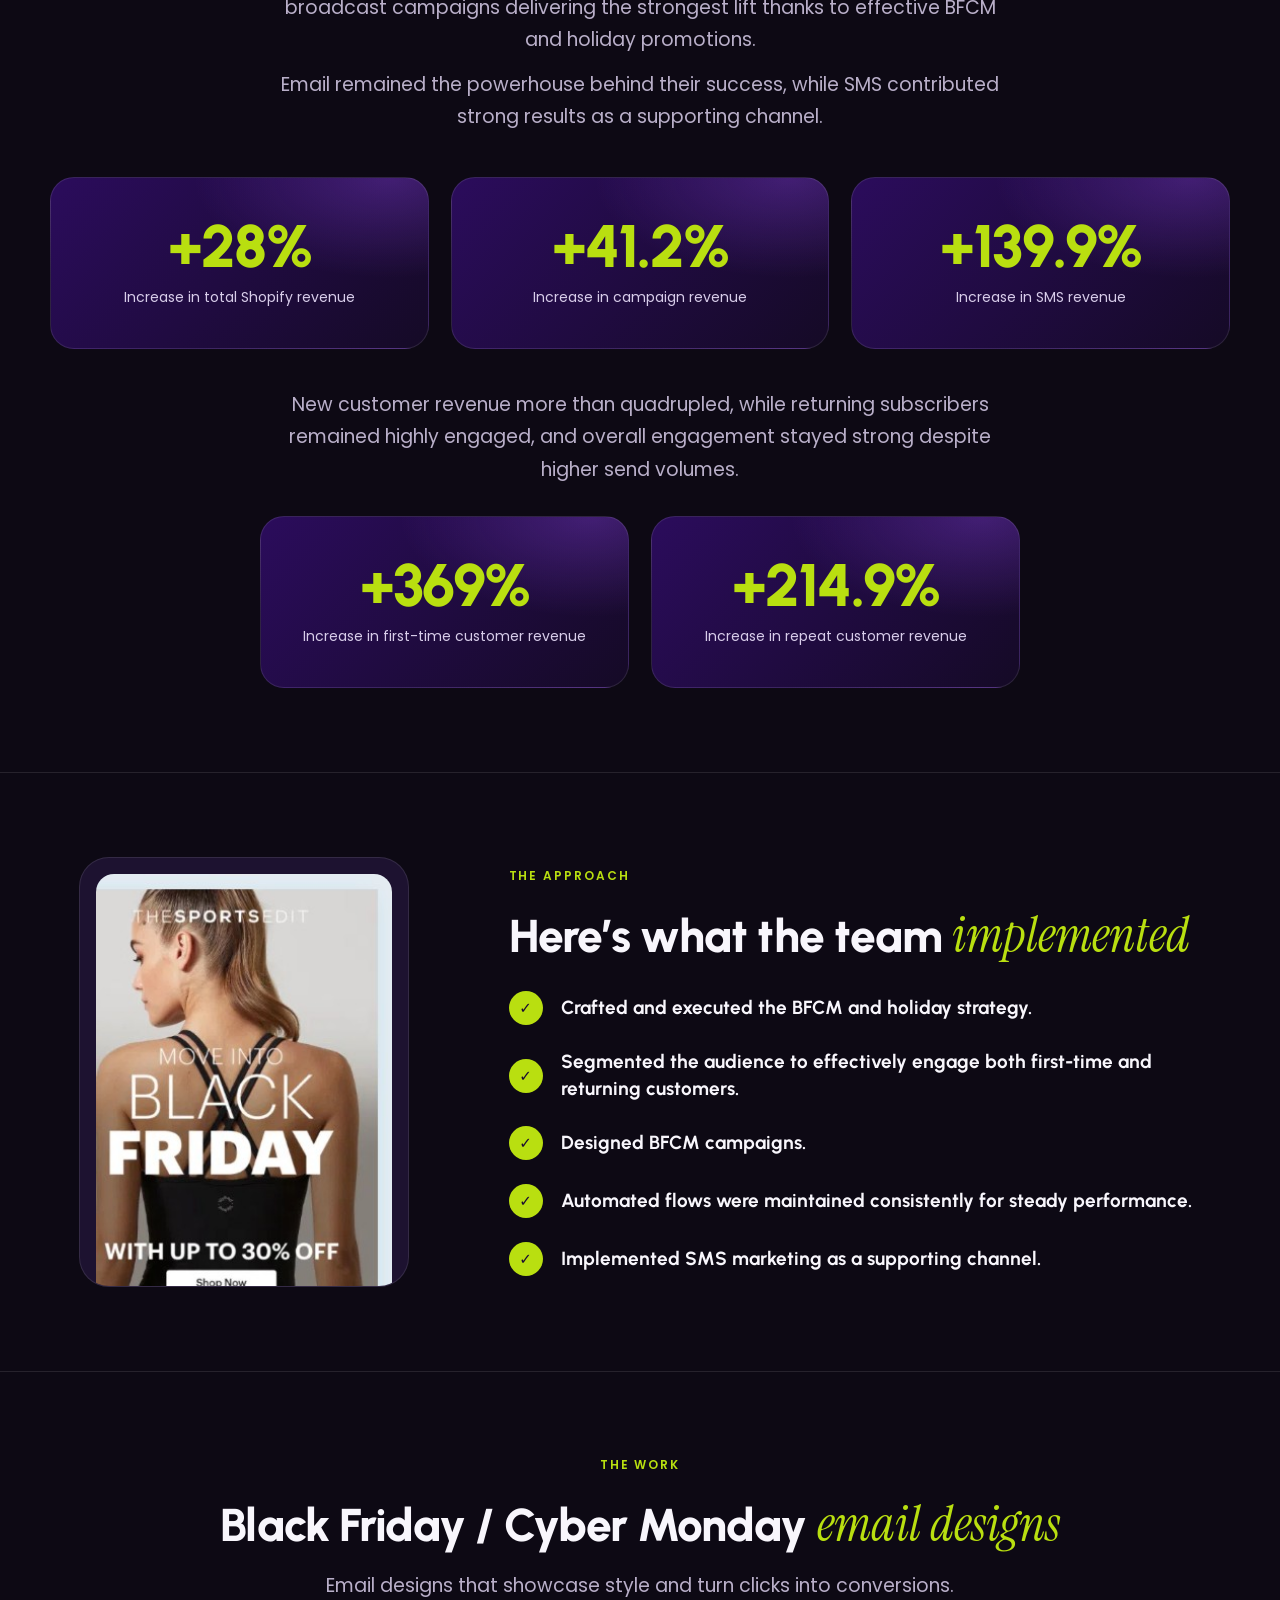
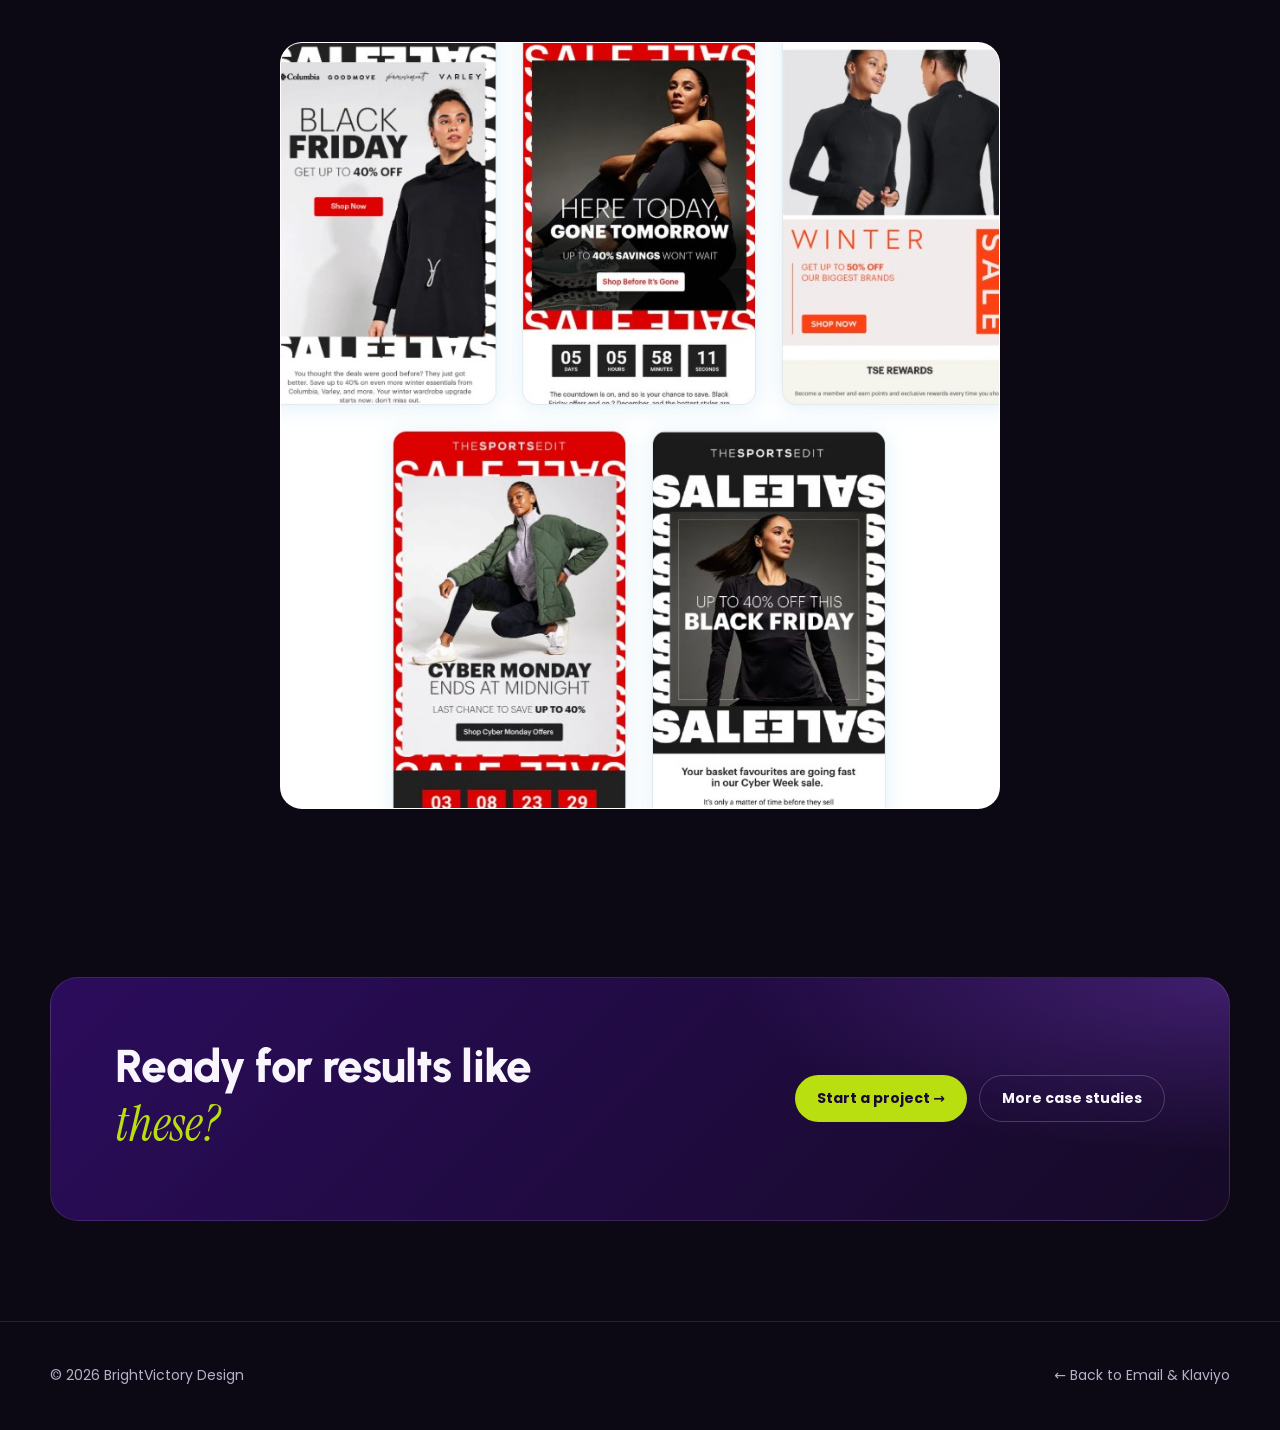
<file: sports-edit-bfcm.html>
<!DOCTYPE html><html lang="en"><head><meta charset="utf-8"><meta name="viewport" content="width=device-width,initial-scale=1,viewport-fit=cover">
<title>The Sports Edit: +28% YoY Growth During BFCM | BrightVictory Design</title>
<meta name="description" content="How a segmented Black Friday and Cyber Monday email strategy grew The Sports Edit's store revenue by nearly 28% year over year.">
<meta name="theme-color" content="#390A75">
<meta property="og:title" content="How The Sports Edit Achieved +28% YoY Growth During BFCM"><meta property="og:description" content="+28% total revenue, +41.2% campaign revenue and +139.9% SMS revenue during Black Friday and Cyber Monday."><meta property="og:image" content="https://YOUR-DOMAIN.com/og-card.jpg"><meta name="twitter:card" content="summary_large_image">
<link rel="preconnect" href="https://fonts.googleapis.com"><link rel="preconnect" href="https://fonts.gstatic.com" crossorigin>
<link rel="stylesheet" href="https://fonts.googleapis.com/css2?family=Instrument+Serif:ital@1&family=Poppins:wght@400;500;600;700&family=Urbanist:wght@700;800&display=swap">
<link rel="stylesheet" href="site.css">
<style>
.hero{position:relative;padding:80px 0 70px;overflow:hidden}.hero .wrap{position:relative;z-index:1;display:grid;grid-template-columns:1.05fr .95fr;gap:50px;align-items:center}
.crumb{font-size:13px;color:var(--muted);margin-bottom:26px;display:block}.crumb a:hover{color:var(--white)}
.hero h1{font-size:clamp(34px,4.6vw,60px);margin-bottom:22px}
.big{margin-top:34px;display:flex;align-items:baseline;gap:14px;flex-wrap:wrap}.big b{font:800 clamp(52px,8vw,96px) var(--heading);color:var(--lime);line-height:1;letter-spacing:-.04em}.big span{color:var(--muted);font-size:14px;max-width:18ch;line-height:1.4}
.hero-img{border-radius:22px;overflow:hidden;border:1px solid var(--line);box-shadow:0 40px 90px #00000080;transform:rotate(1.5deg)}
section.blk{padding:84px 0;border-top:1px solid var(--line)}
.about{display:grid;grid-template-columns:1.1fr .9fr;gap:60px}
.meta{display:grid;grid-template-columns:repeat(3,1fr);gap:18px;margin:28px 0}.meta div{background:var(--card);border:1px solid var(--line);border-radius:16px;padding:16px 18px}.meta small{display:block;color:var(--muted);font-size:12px}.meta b{font:700 15px var(--heading)}
.about .strong{color:var(--white);font:700 clamp(20px,2.2vw,26px)/1.35 var(--heading)}
.challenge{align-self:start;background:var(--card);border:1px solid var(--line);border-radius:22px;padding:34px}.challenge h3{font-size:24px;margin-bottom:12px}.challenge p{color:var(--muted)}
.res{text-align:center}.res .lead{margin:16px auto 0}.res .lead+.lead{margin-top:12px}
.stats3{display:grid;grid-template-columns:repeat(3,1fr);gap:22px;margin-top:44px}.stats2{display:grid;grid-template-columns:repeat(2,1fr);gap:22px;margin-top:30px;max-width:760px;margin-inline:auto}
.stat{background:radial-gradient(80% 90% at 90% 0%,#8c45e655,transparent 65%),linear-gradient(135deg,#2b0c5c,#150a26);border:1px solid var(--line);border-radius:24px;padding:38px 24px}.stat b{display:block;font:800 clamp(38px,5vw,60px) var(--heading);color:var(--lime);line-height:1;letter-spacing:-.03em}.stat span{display:block;margin-top:10px;color:#d8cdea;font-size:14px}
.how .wrap{display:grid;grid-template-columns:.7fr 1.3fr;gap:70px;align-items:center}
.phone{border-radius:30px;background:#1d1230;border:1px solid var(--line);padding:16px 16px 0;overflow:hidden;max-width:330px;justify-self:center;width:100%}.phone .screen{border-radius:18px 18px 0 0;overflow:hidden;background:#fff}.phone img{width:100%;display:block}
.pts{margin-top:10px}.pt{display:flex;gap:18px;margin-top:24px;align-items:center}.pt i{flex:none;width:34px;height:34px;border-radius:50%;background:var(--lime);color:#1a0a33;font:800 15px/34px var(--body);text-align:center;font-style:normal}.pt p{font:700 19px/1.4 var(--heading)}
.gal{margin-top:40px;border-radius:22px;overflow:hidden;border:1px solid var(--line);background:#fff;max-width:720px;margin-inline:auto}.gal img{width:100%;transition:transform .8s cubic-bezier(.16,.84,.24,1)}.gal:hover img{transform:scale(1.03)}
.cta{border-radius:28px;padding:clamp(32px,6vw,64px);background:radial-gradient(70% 120% at 100% 0%,#8c45e655,transparent 60%),linear-gradient(135deg,#2b0c5c,#150a26);border:1px solid var(--line);display:flex;justify-content:space-between;align-items:center;gap:30px;flex-wrap:wrap}.cta h2{max-width:18ch}.cta .r{display:flex;gap:12px;flex-wrap:wrap}
@media(max-width:900px){.hero .wrap,.about,.how .wrap,.stats3,.stats2{grid-template-columns:1fr}.meta{grid-template-columns:1fr}.hero-img{transform:none}}
</style></head><body>
<header class="site-header"><div class="wrap"><a class="brand" href="index.html"><b>BV</b>BrightVictory</a><nav><a href="index.html#work">Funnels &amp; websites</a><a class="on" href="email-marketing.html">Email &amp; Klaviyo</a><a class="btn" href="index.html#contact">Let’s talk</a></nav></div></header>
<main>
<section class="hero"><div class="glow"></div><div class="wrap"><div>
<span class="crumb"><a href="email-marketing.html">← Email &amp; Klaviyo</a> / Case study</span>
<span class="eyebrow">BFCM email &amp; SMS</span>
<h1>How The Sports Edit achieved <em>+28%</em> YoY growth during BFCM</h1>
<p class="lead">A segmented Black Friday and Cyber Monday strategy that lifted store revenue while sending more, without losing engagement.</p>
<div class="big"><b>+28%</b><span>total store revenue, year over year</span></div></div>
<div class="hero-img rv"><img src="se-hero.jpg" alt="The Sports Edit BFCM email designs"></div></div></section>

<section class="blk"><div class="wrap about">
<div class="rv"><span class="eyebrow">The client</span><h2>About the client and the problem they faced</h2>
<div class="meta"><div><small>Brand name</small><b>The Sports Edit</b></div><div><small>Years in business</small><b>11+ years</b></div><div><small>Industry</small><b>Sporting goods</b></div></div>
<p class="strong">The Sports Edit is a curated eCommerce destination for premium and stylish performance activewear, blending high-performance brands with trend-forward design to inspire movement.</p></div>
<div class="challenge rv"><h3>The challenge</h3><p>Grow BFCM revenue while maintaining efficiency, engagement, and customer performance despite higher send volumes and heavy seasonal competition.</p></div>
</div></section>

<section class="blk res"><div class="wrap"><div class="rv"><span class="eyebrow">Results</span><h2>Black Friday / Cyber Monday <em>results</em></h2>
<p class="lead">The Sports Edit grew total store revenue by nearly +28% year over year, with broadcast campaigns delivering the strongest lift thanks to effective BFCM and holiday promotions.</p>
<p class="lead">Email remained the powerhouse behind their success, while SMS contributed strong results as a supporting channel.</p></div>
<div class="stats3"><div class="stat rv"><b>+28%</b><span>Increase in total Shopify revenue</span></div><div class="stat rv"><b>+41.2%</b><span>Increase in campaign revenue</span></div><div class="stat rv"><b>+139.9%</b><span>Increase in SMS revenue</span></div></div>
<p class="lead rv" style="margin-top:40px">New customer revenue more than quadrupled, while returning subscribers remained highly engaged, and overall engagement stayed strong despite higher send volumes.</p>
<div class="stats2"><div class="stat rv"><b>+369%</b><span>Increase in first-time customer revenue</span></div><div class="stat rv"><b>+214.9%</b><span>Increase in repeat customer revenue</span></div></div></div></section>

<section class="blk how"><div class="wrap">
<div class="phone rv"><div class="screen"><img src="se-email.jpg" alt="The Sports Edit Black Friday email" loading="lazy"></div></div>
<div class="rv"><span class="eyebrow">The approach</span><h2>Here’s what the team <em>implemented</em></h2>
<div class="pts">
<div class="pt"><i>✓</i><p>Crafted and executed the BFCM and holiday strategy.</p></div>
<div class="pt"><i>✓</i><p>Segmented the audience to effectively engage both first-time and returning customers.</p></div>
<div class="pt"><i>✓</i><p>Designed BFCM campaigns.</p></div>
<div class="pt"><i>✓</i><p>Automated flows were maintained consistently for steady performance.</p></div>
<div class="pt"><i>✓</i><p>Implemented SMS marketing as a supporting channel.</p></div>
</div></div></div></section>

<section class="blk"><div class="wrap"><div class="rv" style="text-align:center"><span class="eyebrow">The work</span><h2>Black Friday / Cyber Monday <em>email designs</em></h2><p class="lead" style="margin:14px auto 0">Email designs that showcase style and turn clicks into conversions.</p></div>
<div class="gal rv"><img src="se-gallery.jpg" alt="The Sports Edit BFCM email designs" loading="lazy"></div></div></section>

<section class="wrap" style="margin-top:84px"><div class="cta rv"><h2>Ready for results like <em>these?</em></h2><div class="r"><a class="btn" href="index.html#contact">Start a project →</a><a class="btn ghost" href="email-marketing.html">More case studies</a></div></div></section>
</main>
<footer><div class="wrap"><span>© 2026 BrightVictory Design</span><a href="email-marketing.html">← Back to Email &amp; Klaviyo</a></div></footer>
<script>
(function(){var io='IntersectionObserver' in window?new IntersectionObserver(function(es){es.forEach(function(e){if(e.isIntersecting){e.target.classList.add('in');io.unobserve(e.target);}});},{threshold:.15}):null;
document.querySelectorAll('.rv').forEach(function(el){io?io.observe(el):el.classList.add('in');});})();
</script></body></html>
</file>
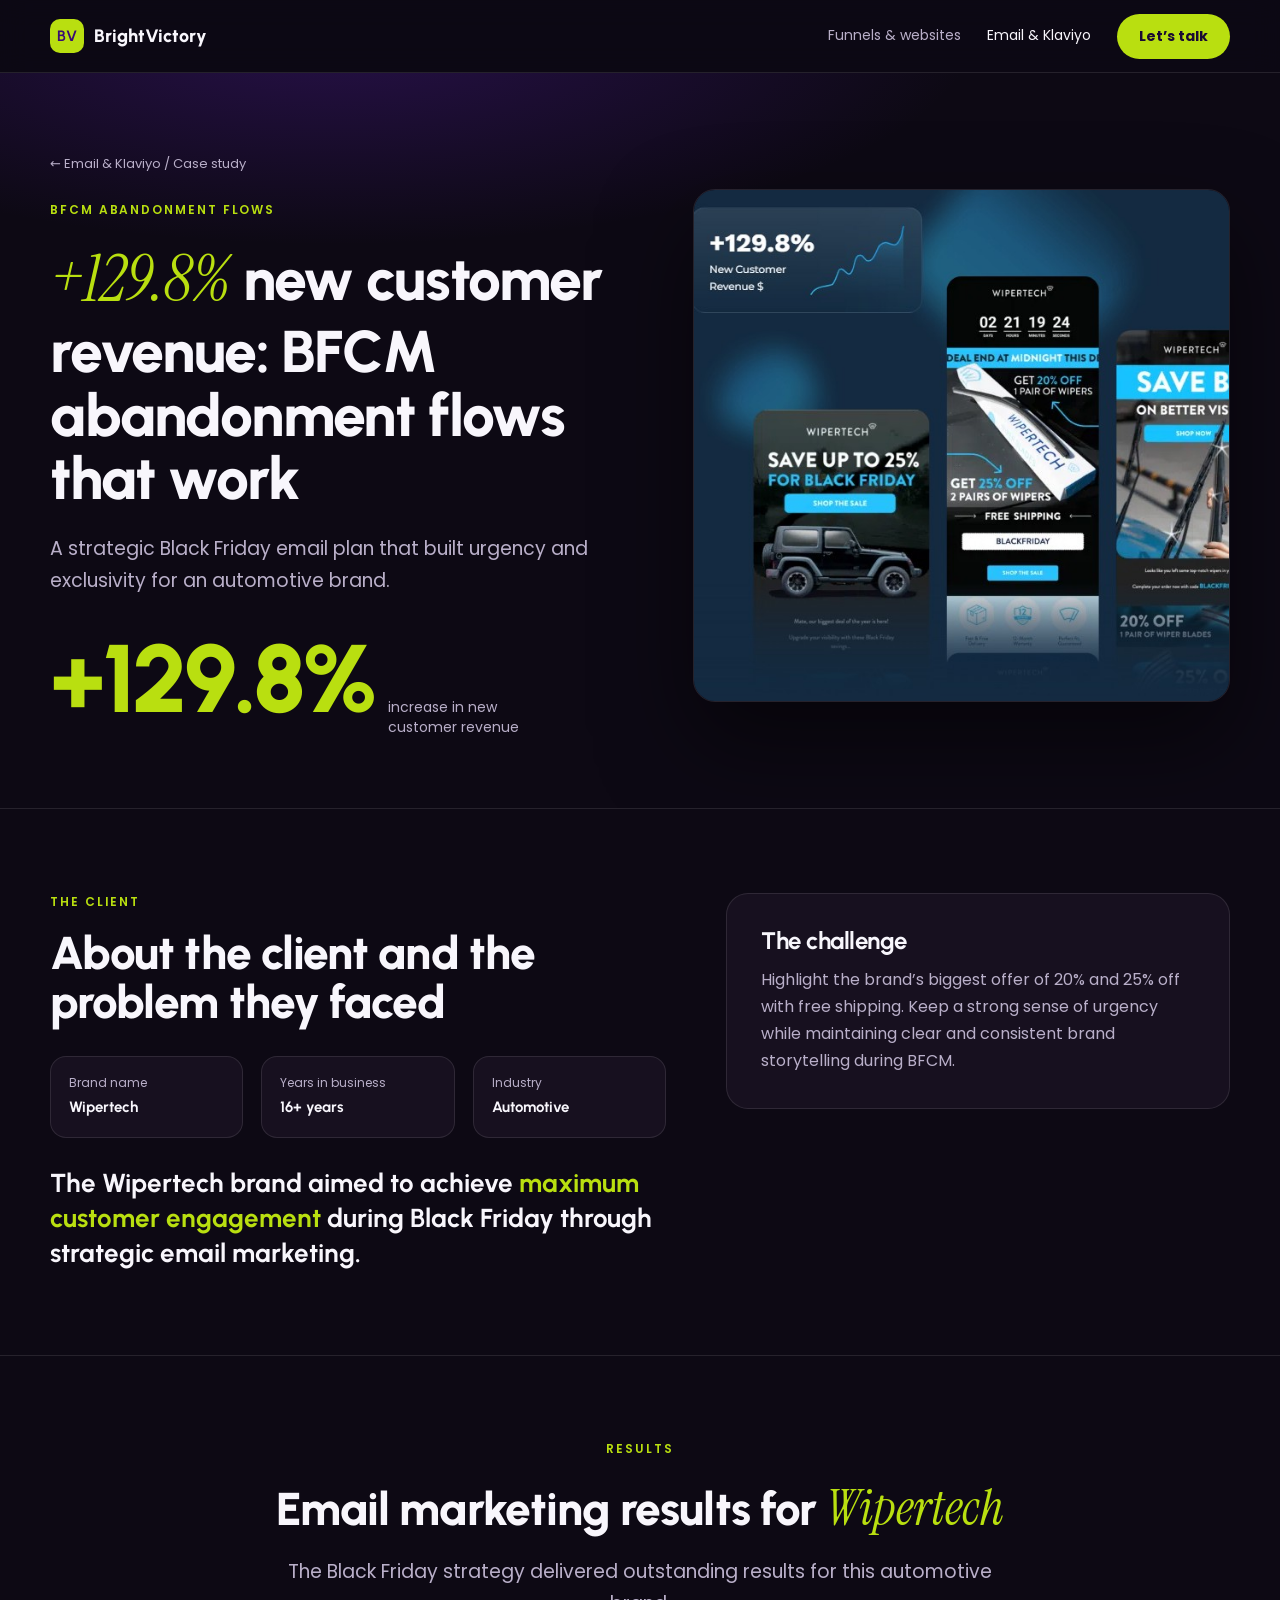
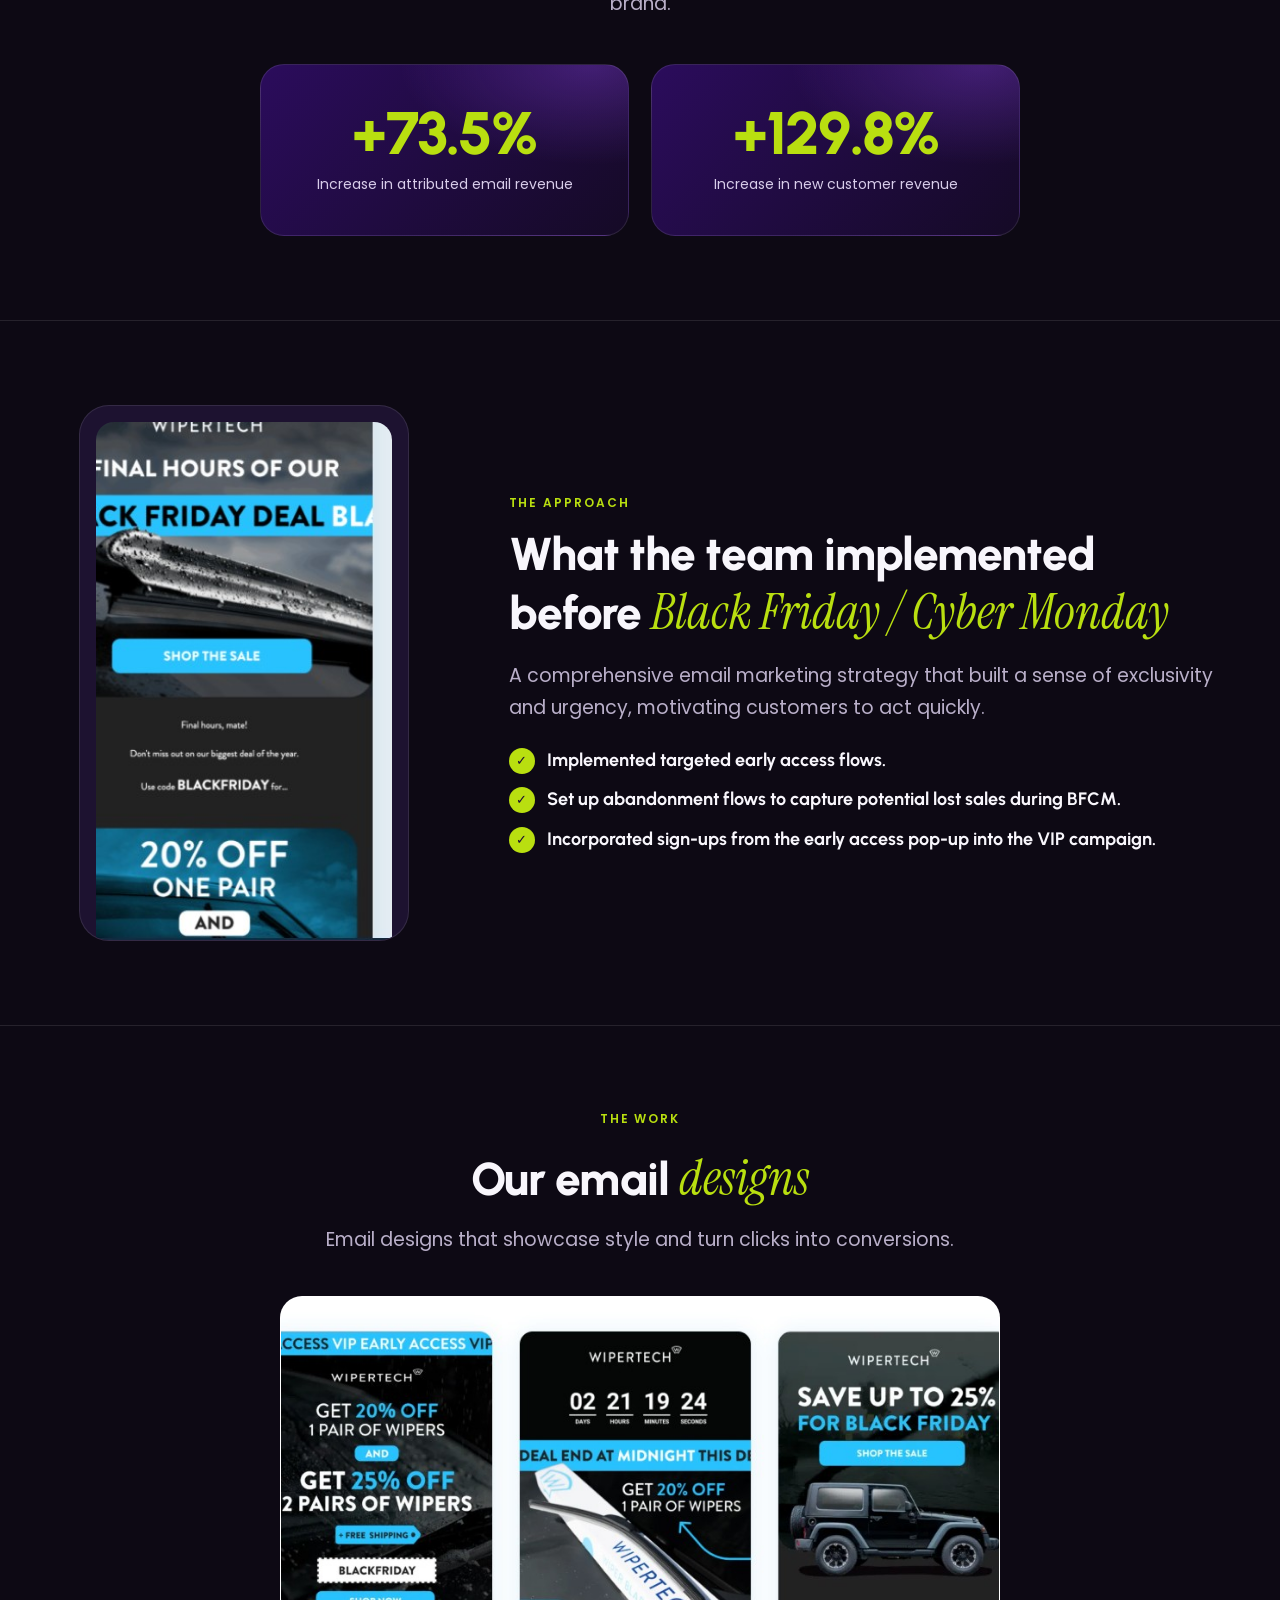
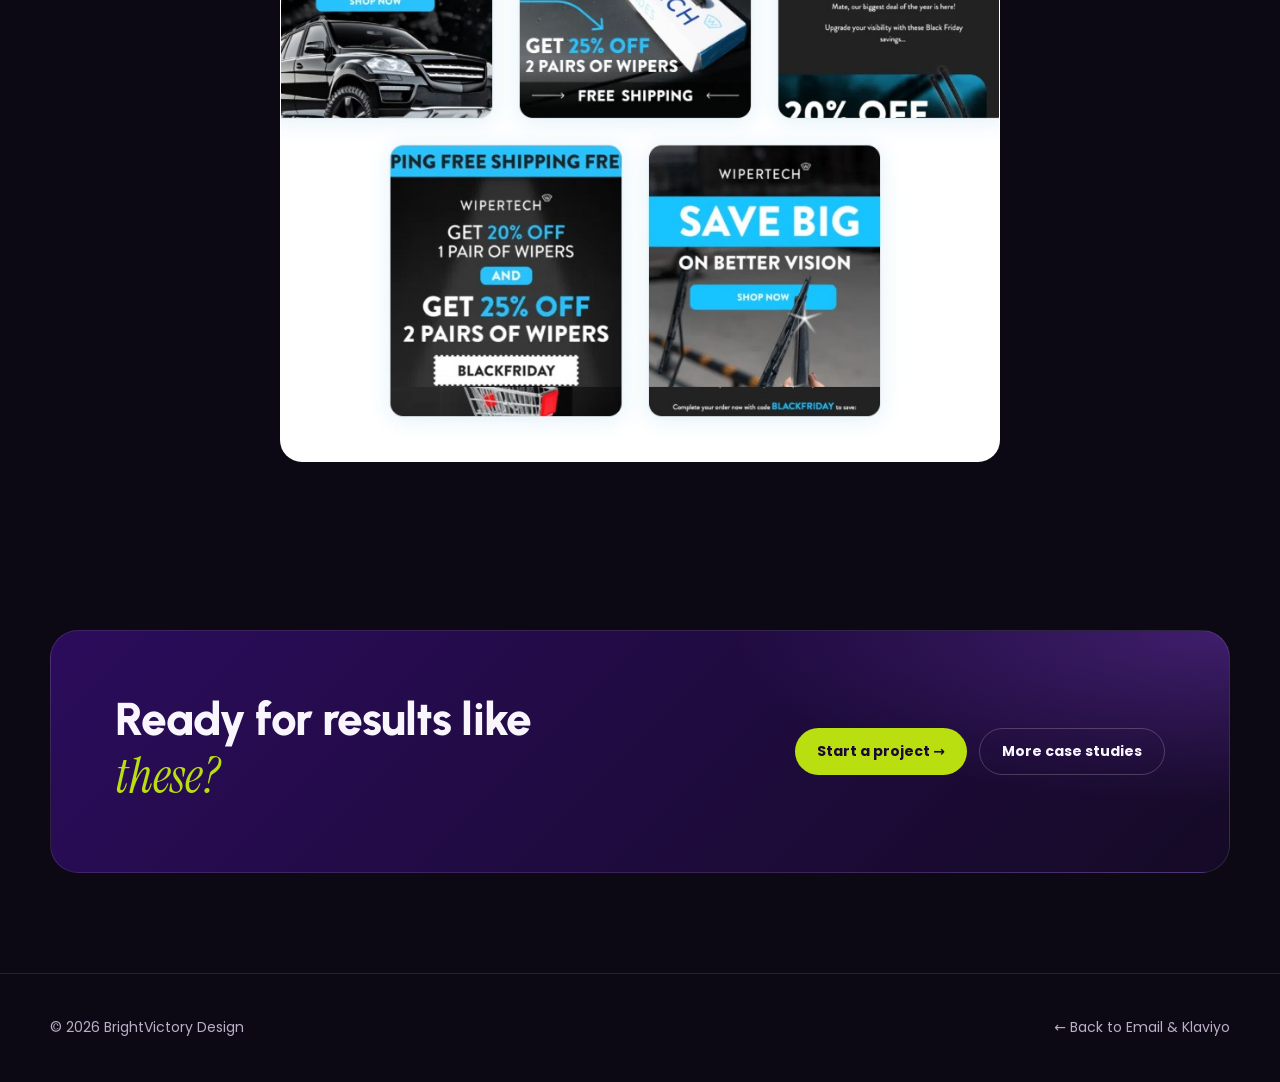
<file: wipertech-bfcm.html>
<!DOCTYPE html><html lang="en"><head><meta charset="utf-8"><meta name="viewport" content="width=device-width,initial-scale=1,viewport-fit=cover">
<title>Wipertech: +129.8% New Customer Revenue During BFCM | BrightVictory Design</title>
<meta name="description" content="How BFCM abandonment flows and early access campaigns drove +129.8% new customer revenue for Wipertech, an automotive brand.">
<meta name="theme-color" content="#390A75">
<meta property="og:title" content="+129.8% New Customer Revenue: BFCM Abandonment Flows That Work"><meta property="og:description" content="+73.5% attributed email revenue and +129.8% new customer revenue for Wipertech during Black Friday."><meta property="og:image" content="https://YOUR-DOMAIN.com/og-card.jpg"><meta name="twitter:card" content="summary_large_image">
<link rel="preconnect" href="https://fonts.googleapis.com"><link rel="preconnect" href="https://fonts.gstatic.com" crossorigin>
<link rel="stylesheet" href="https://fonts.googleapis.com/css2?family=Instrument+Serif:ital@1&family=Poppins:wght@400;500;600;700&family=Urbanist:wght@700;800&display=swap">
<link rel="stylesheet" href="site.css">
<style>
.hero{position:relative;padding:80px 0 70px;overflow:hidden}.hero .wrap{position:relative;z-index:1;display:grid;grid-template-columns:1.05fr .95fr;gap:50px;align-items:center}
.crumb{font-size:13px;color:var(--muted);margin-bottom:26px;display:block}.crumb a:hover{color:var(--white)}
.hero h1{font-size:clamp(34px,4.6vw,60px);margin-bottom:22px}
.big{margin-top:34px;display:flex;align-items:baseline;gap:14px;flex-wrap:wrap}.big b{font:800 clamp(52px,8vw,96px) var(--heading);color:var(--lime);line-height:1;letter-spacing:-.04em}.big span{color:var(--muted);font-size:14px;max-width:18ch;line-height:1.4}
.hero-img{border-radius:22px;overflow:hidden;border:1px solid var(--line);box-shadow:0 40px 90px #00000080;transform:rotate(1.5deg)}
section.blk{padding:84px 0;border-top:1px solid var(--line)}
.about{display:grid;grid-template-columns:1.1fr .9fr;gap:60px;align-items:start}
.meta{display:grid;grid-template-columns:repeat(3,1fr);gap:18px;margin:28px 0}.meta div{background:var(--card);border:1px solid var(--line);border-radius:16px;padding:16px 18px}.meta small{display:block;color:var(--muted);font-size:12px}.meta b{font:700 15px var(--heading)}
.about .strong{color:var(--white);font:700 clamp(20px,2.2vw,26px)/1.35 var(--heading)}.about .strong em{font-style:normal;color:var(--lime)}
.challenge{background:var(--card);border:1px solid var(--line);border-radius:22px;padding:34px}.challenge h3{font-size:24px;margin-bottom:12px}.challenge p{color:var(--muted)}
.res{text-align:center}.res .lead{margin:16px auto 0}
.stats2{display:grid;grid-template-columns:repeat(2,1fr);gap:22px;margin:44px auto 0;max-width:760px}
.stat{background:radial-gradient(80% 90% at 90% 0%,#8c45e655,transparent 65%),linear-gradient(135deg,#2b0c5c,#150a26);border:1px solid var(--line);border-radius:24px;padding:38px 24px}.stat b{display:block;font:800 clamp(38px,5vw,60px) var(--heading);color:var(--lime);line-height:1;letter-spacing:-.03em}.stat span{display:block;margin-top:10px;color:#d8cdea;font-size:14px}
.how .wrap{display:grid;grid-template-columns:.7fr 1.3fr;gap:70px;align-items:center}
.phone{border-radius:30px;background:#1d1230;border:1px solid var(--line);padding:16px 16px 0;overflow:hidden;max-width:330px;justify-self:center;width:100%}.phone .screen{border-radius:18px 18px 0 0;overflow:hidden;background:#222}.phone img{width:100%;display:block}
.how p.lead{margin-top:16px}.ticks{list-style:none;display:grid;gap:14px;margin-top:24px}.ticks li{padding-left:38px;position:relative;font:700 18px/1.4 var(--heading)}.ticks li:before{content:"✓";position:absolute;left:0;top:0;width:26px;height:26px;border-radius:50%;background:var(--lime);color:#1a0a33;font:800 13px/26px var(--body);text-align:center}
.gal{margin-top:40px;border-radius:22px;overflow:hidden;border:1px solid var(--line);background:#fff;max-width:720px;margin-inline:auto}.gal img{width:100%;transition:transform .8s cubic-bezier(.16,.84,.24,1)}.gal:hover img{transform:scale(1.03)}
.cta{border-radius:28px;padding:clamp(32px,6vw,64px);background:radial-gradient(70% 120% at 100% 0%,#8c45e655,transparent 60%),linear-gradient(135deg,#2b0c5c,#150a26);border:1px solid var(--line);display:flex;justify-content:space-between;align-items:center;gap:30px;flex-wrap:wrap}.cta h2{max-width:18ch}.cta .r{display:flex;gap:12px;flex-wrap:wrap}
@media(max-width:900px){.hero .wrap,.about,.how .wrap,.stats2{grid-template-columns:1fr}.meta{grid-template-columns:1fr}.hero-img{transform:none}}
</style></head><body>
<header class="site-header"><div class="wrap"><a class="brand" href="index.html"><b>BV</b>BrightVictory</a><nav><a href="index.html#work">Funnels &amp; websites</a><a class="on" href="email-marketing.html">Email &amp; Klaviyo</a><a class="btn" href="index.html#contact">Let’s talk</a></nav></div></header>
<main>
<section class="hero"><div class="glow"></div><div class="wrap"><div>
<span class="crumb"><a href="email-marketing.html">← Email &amp; Klaviyo</a> / Case study</span>
<span class="eyebrow">BFCM abandonment flows</span>
<h1><em>+129.8%</em> new customer revenue: BFCM abandonment flows that work</h1>
<p class="lead">A strategic Black Friday email plan that built urgency and exclusivity for an automotive brand.</p>
<div class="big"><b>+129.8%</b><span>increase in new customer revenue</span></div></div>
<div class="hero-img rv"><img src="wt-hero.jpg" alt="Wipertech BFCM email designs"></div></div></section>

<section class="blk"><div class="wrap about">
<div class="rv"><span class="eyebrow">The client</span><h2>About the client and the problem they faced</h2>
<div class="meta"><div><small>Brand name</small><b>Wipertech</b></div><div><small>Years in business</small><b>16+ years</b></div><div><small>Industry</small><b>Automotive</b></div></div>
<p class="strong">The Wipertech brand aimed to achieve <em>maximum customer engagement</em> during Black Friday through strategic email marketing.</p></div>
<div class="challenge rv"><h3>The challenge</h3><p>Highlight the brand’s biggest offer of 20% and 25% off with free shipping. Keep a strong sense of urgency while maintaining clear and consistent brand storytelling during BFCM.</p></div>
</div></section>

<section class="blk res"><div class="wrap"><div class="rv"><span class="eyebrow">Results</span><h2>Email marketing results for <em>Wipertech</em></h2>
<p class="lead">The Black Friday strategy delivered outstanding results for this automotive brand.</p></div>
<div class="stats2"><div class="stat rv"><b>+73.5%</b><span>Increase in attributed email revenue</span></div><div class="stat rv"><b>+129.8%</b><span>Increase in new customer revenue</span></div></div></div></section>

<section class="blk how"><div class="wrap">
<div class="phone rv"><div class="screen"><img src="wt-email.jpg" alt="Wipertech Black Friday email" loading="lazy"></div></div>
<div class="rv"><span class="eyebrow">The approach</span><h2>What the team implemented before <em>Black Friday / Cyber Monday</em></h2>
<p class="lead">A comprehensive email marketing strategy that built a sense of exclusivity and urgency, motivating customers to act quickly.</p>
<ul class="ticks"><li>Implemented targeted early access flows.</li><li>Set up abandonment flows to capture potential lost sales during BFCM.</li><li>Incorporated sign-ups from the early access pop-up into the VIP campaign.</li></ul></div>
</div></section>

<section class="blk"><div class="wrap"><div class="rv" style="text-align:center"><span class="eyebrow">The work</span><h2>Our email <em>designs</em></h2><p class="lead" style="margin:14px auto 0">Email designs that showcase style and turn clicks into conversions.</p></div>
<div class="gal rv"><img src="wt-gallery.jpg" alt="Wipertech BFCM email designs" loading="lazy"></div></div></section>

<section class="wrap" style="margin-top:84px"><div class="cta rv"><h2>Ready for results like <em>these?</em></h2><div class="r"><a class="btn" href="index.html#contact">Start a project →</a><a class="btn ghost" href="email-marketing.html">More case studies</a></div></div></section>
</main>
<footer><div class="wrap"><span>© 2026 BrightVictory Design</span><a href="email-marketing.html">← Back to Email &amp; Klaviyo</a></div></footer>
<script>
(function(){var io='IntersectionObserver' in window?new IntersectionObserver(function(es){es.forEach(function(e){if(e.isIntersecting){e.target.classList.add('in');io.unobserve(e.target);}});},{threshold:.15}):null;
document.querySelectorAll('.rv').forEach(function(el){io?io.observe(el):el.classList.add('in');});})();
</script></body></html>
</file>
<file: site.css>
:root{--dark:#0d0914;--purple:#390A75;--purple-2:#8c45e6;--lime:#B9DF10;--white:#f8f6fc;--muted:#b9afc9;--card:#17101f;--line:#ffffff1a;--heading:'Urbanist',system-ui,sans-serif;--body:'Poppins',system-ui,sans-serif;--serif:'Instrument Serif',Georgia,serif}
*{box-sizing:border-box;margin:0;padding:0}html{scroll-behavior:smooth}
body{background:var(--dark);color:var(--white);font:400 16px/1.7 var(--body);-webkit-font-smoothing:antialiased;overflow-x:hidden}
a{color:inherit;text-decoration:none}img{max-width:100%;display:block}
.wrap{width:min(1180px,100% - 40px);margin-inline:auto}
.site-header{position:sticky;top:0;z-index:50;background:#0d0914d9;backdrop-filter:blur(14px);border-bottom:1px solid var(--line)}
.site-header .wrap{display:flex;align-items:center;justify-content:space-between;height:72px}
.brand{display:flex;align-items:center;gap:10px;font:800 18px var(--heading)}
.brand b{display:grid;place-items:center;width:34px;height:34px;border-radius:10px;background:var(--lime);color:var(--purple);font-size:15px}
.site-header nav{display:flex;gap:26px;align-items:center;font-size:14px;color:var(--muted)}
.site-header nav a:hover,.site-header nav a.on{color:var(--white)}
.btn{display:inline-flex;align-items:center;gap:8px;padding:12px 22px;border-radius:999px;background:var(--lime);color:#1a0a33;font:700 14px var(--body);transition:transform .25s,box-shadow .25s}
.btn:hover{transform:translateY(-2px);box-shadow:0 10px 30px #b9df1040}
.btn.ghost{background:transparent;color:var(--white);border:1px solid #ffffff33}
.eyebrow{font:600 12px var(--body);letter-spacing:.16em;text-transform:uppercase;color:var(--lime);margin-bottom:18px;display:block}
h1,h2,h3{font-family:var(--heading);line-height:1.08;letter-spacing:-.02em}
h1{font-size:clamp(38px,6vw,76px);font-weight:800}h2{font-size:clamp(28px,3.6vw,46px);font-weight:800}
h1 em,h2 em{font:italic 400 1.08em var(--serif);color:var(--lime);letter-spacing:0}
.lead{color:var(--muted);font-size:clamp(16px,1.6vw,19px);max-width:62ch}
.glow{position:absolute;inset:-20% -10% auto;height:70%;background:radial-gradient(60% 60% at 30% 20%,#5b1fb355,transparent 70%);pointer-events:none;z-index:0}
.rv{opacity:0;transform:translateY(28px);transition:opacity .8s ease,transform .8s cubic-bezier(.16,.84,.24,1)}.rv.in{opacity:1;transform:none}
footer{border-top:1px solid var(--line);padding:42px 0;color:var(--muted);font-size:14px;margin-top:100px}
footer .wrap{display:flex;justify-content:space-between;gap:20px;flex-wrap:wrap}
@media(max-width:720px){.site-header nav a:not(.btn){display:none}}
@media(prefers-reduced-motion:reduce){.rv{opacity:1;transform:none;transition:none}html{scroll-behavior:auto}}
</file>
